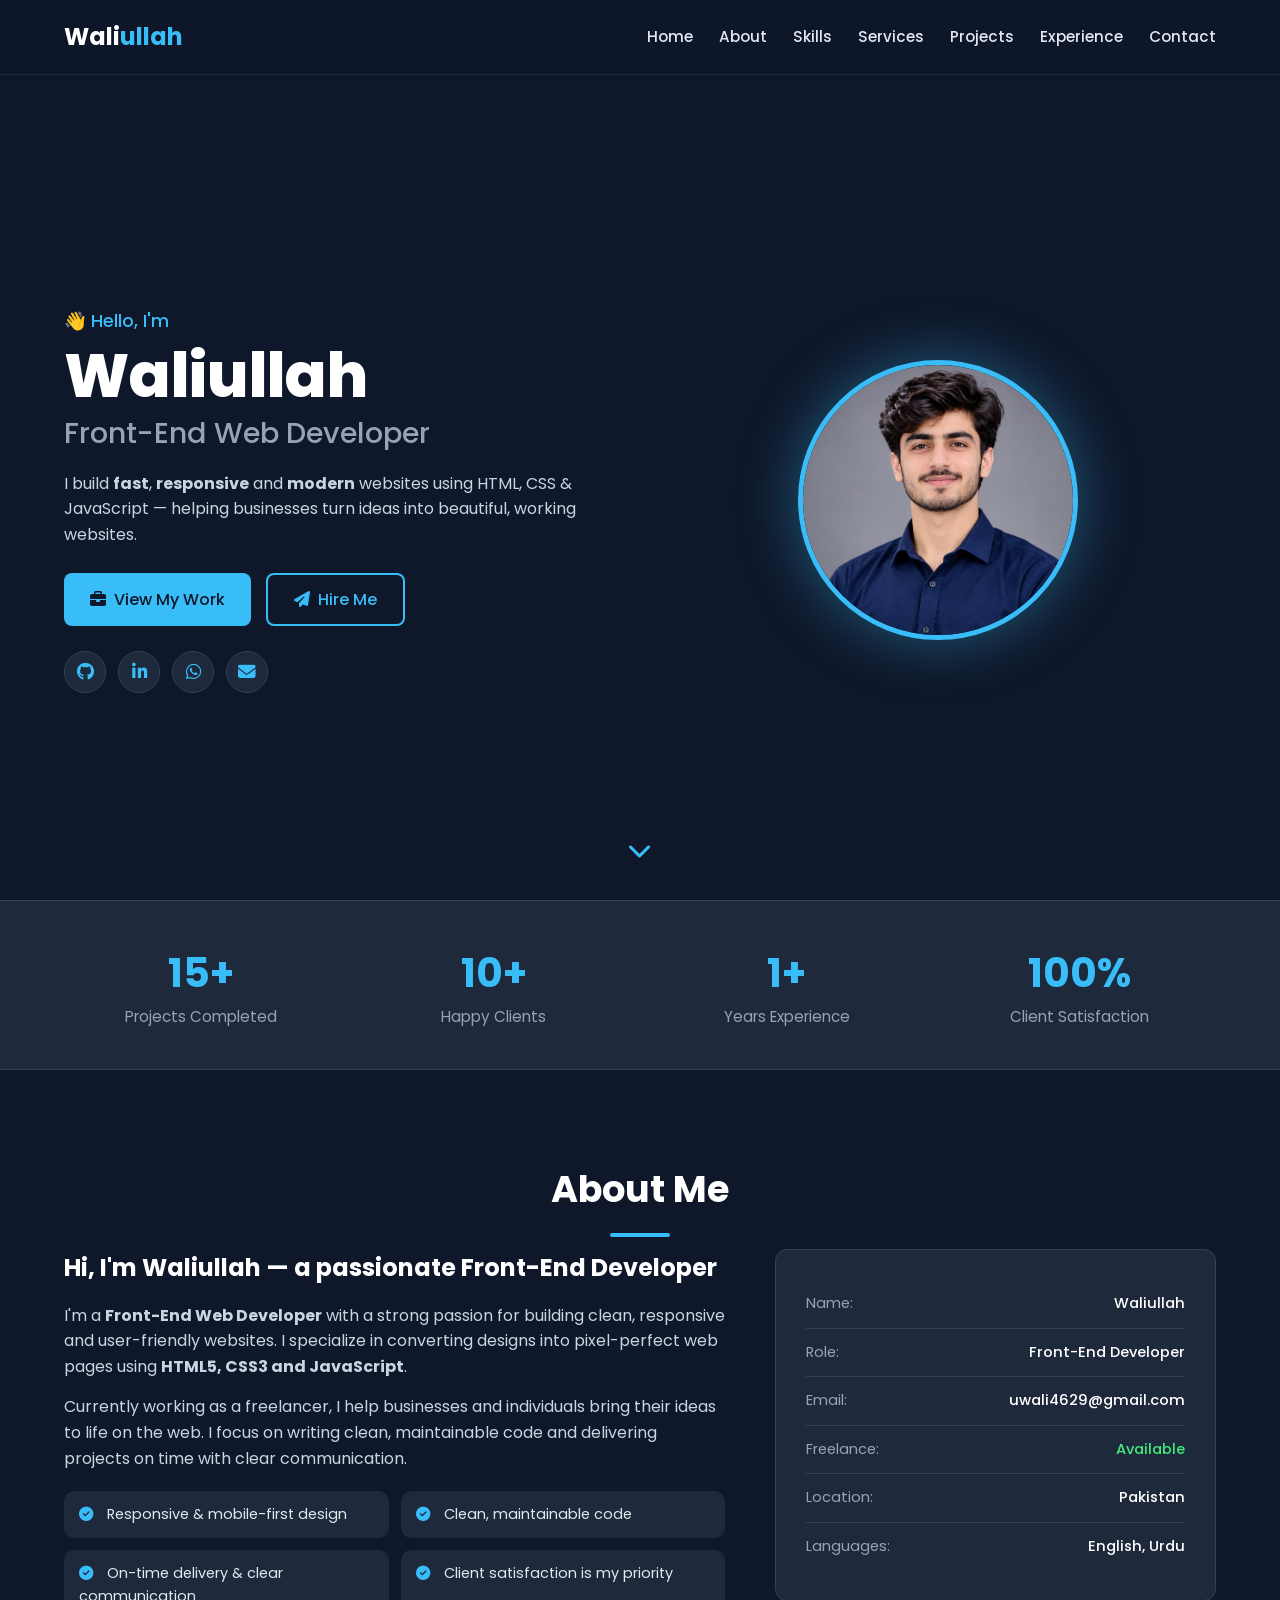
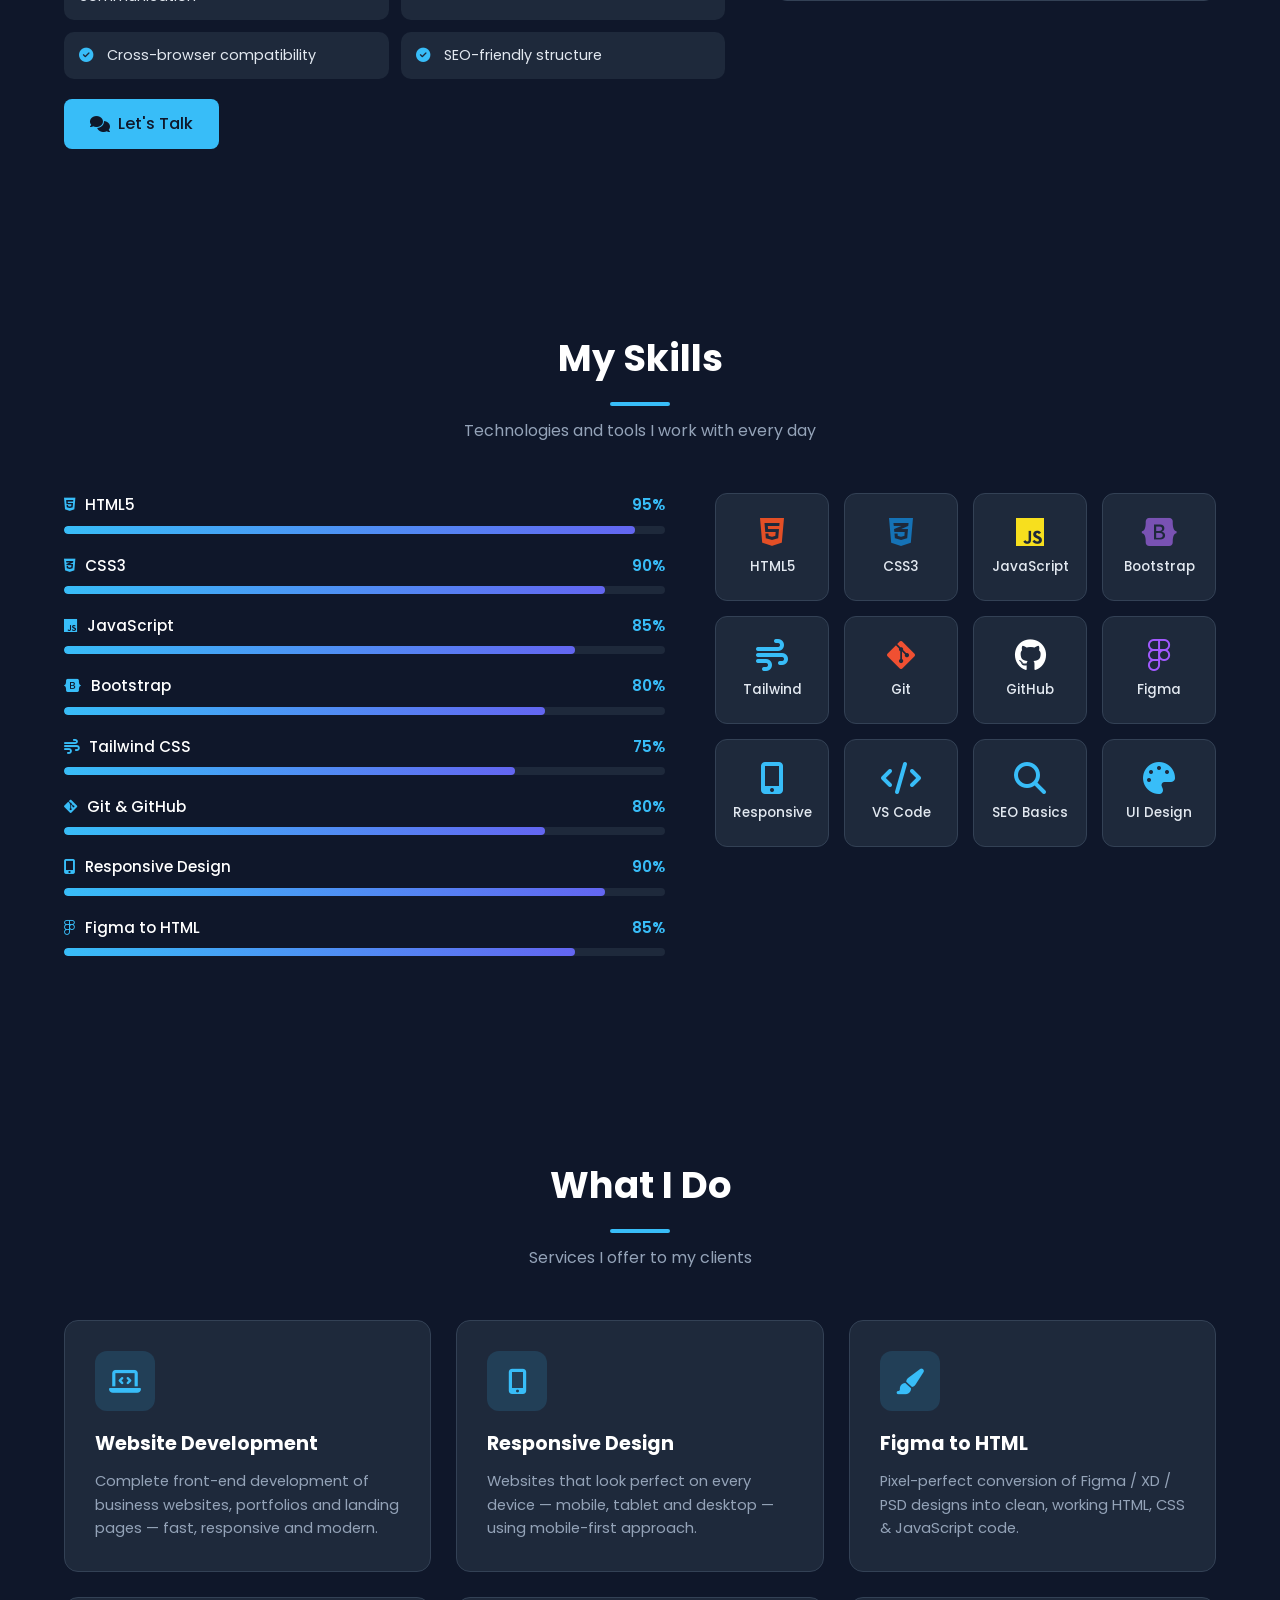
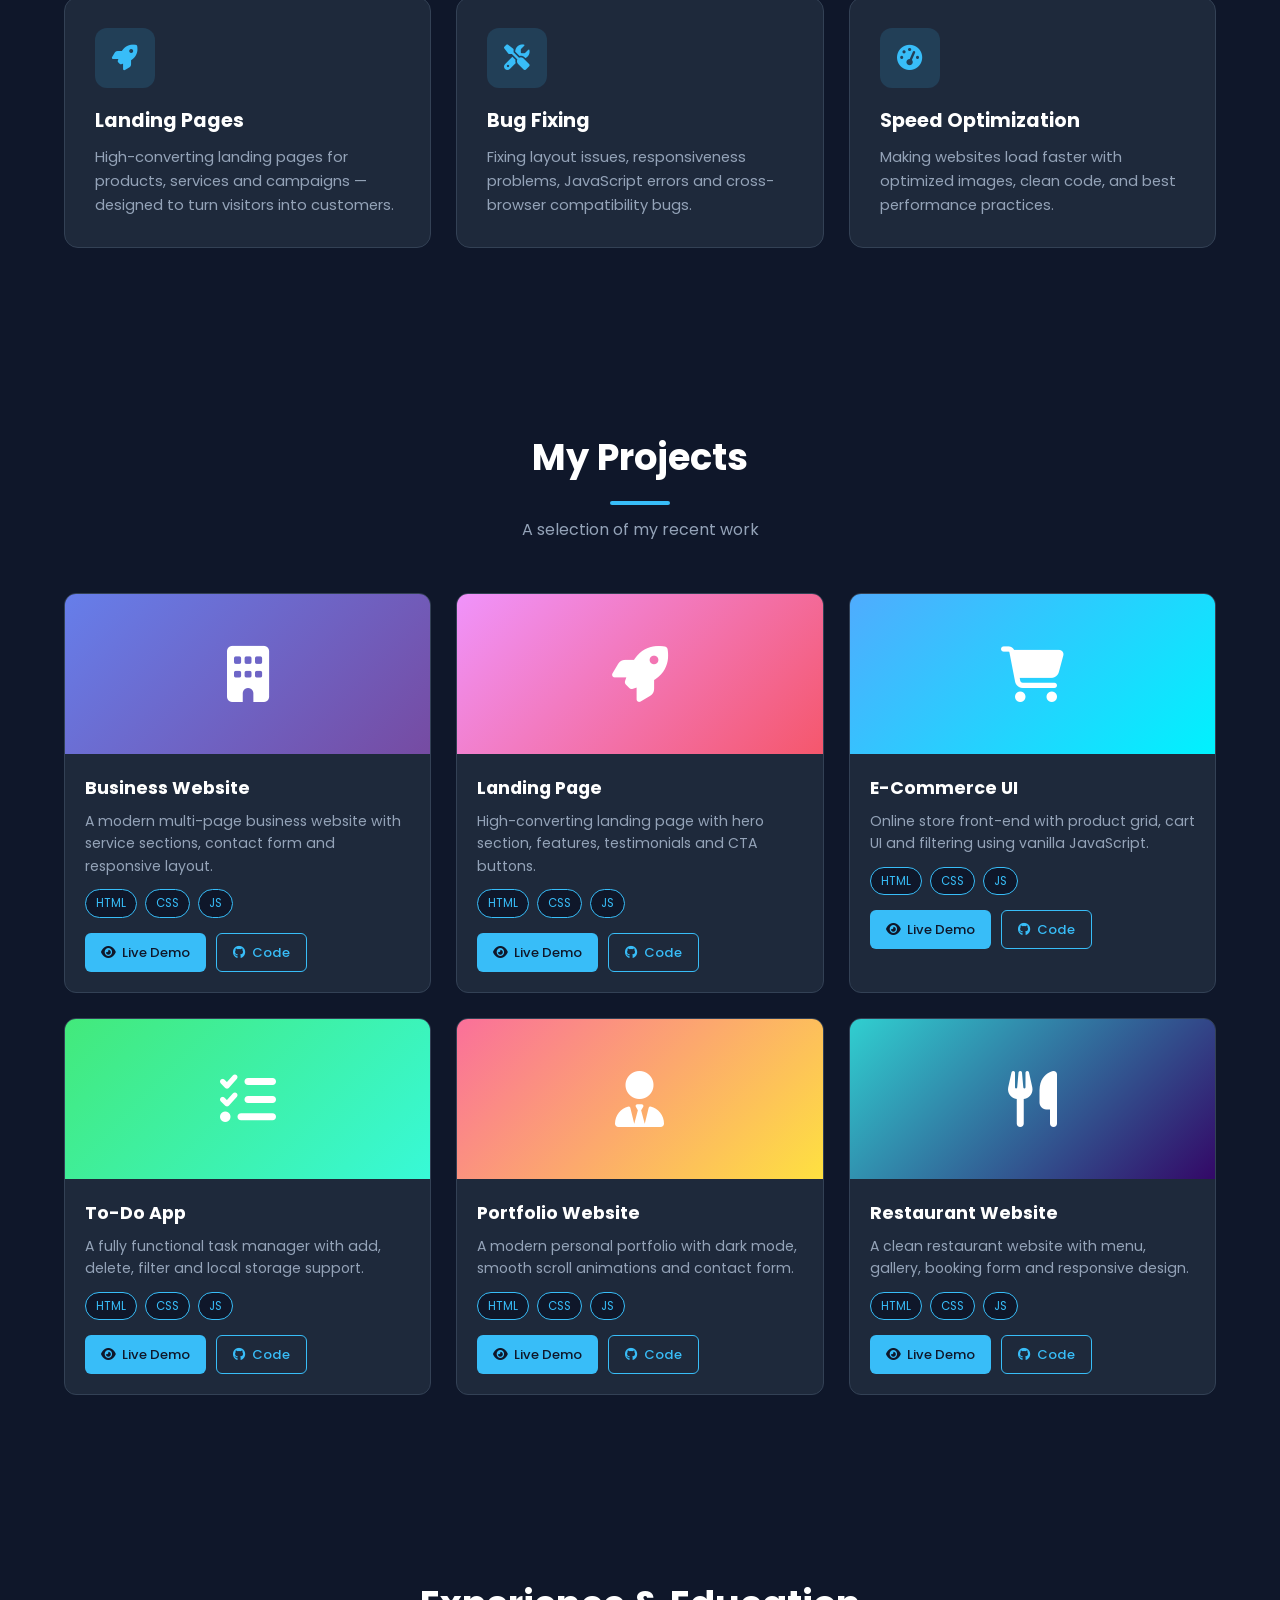
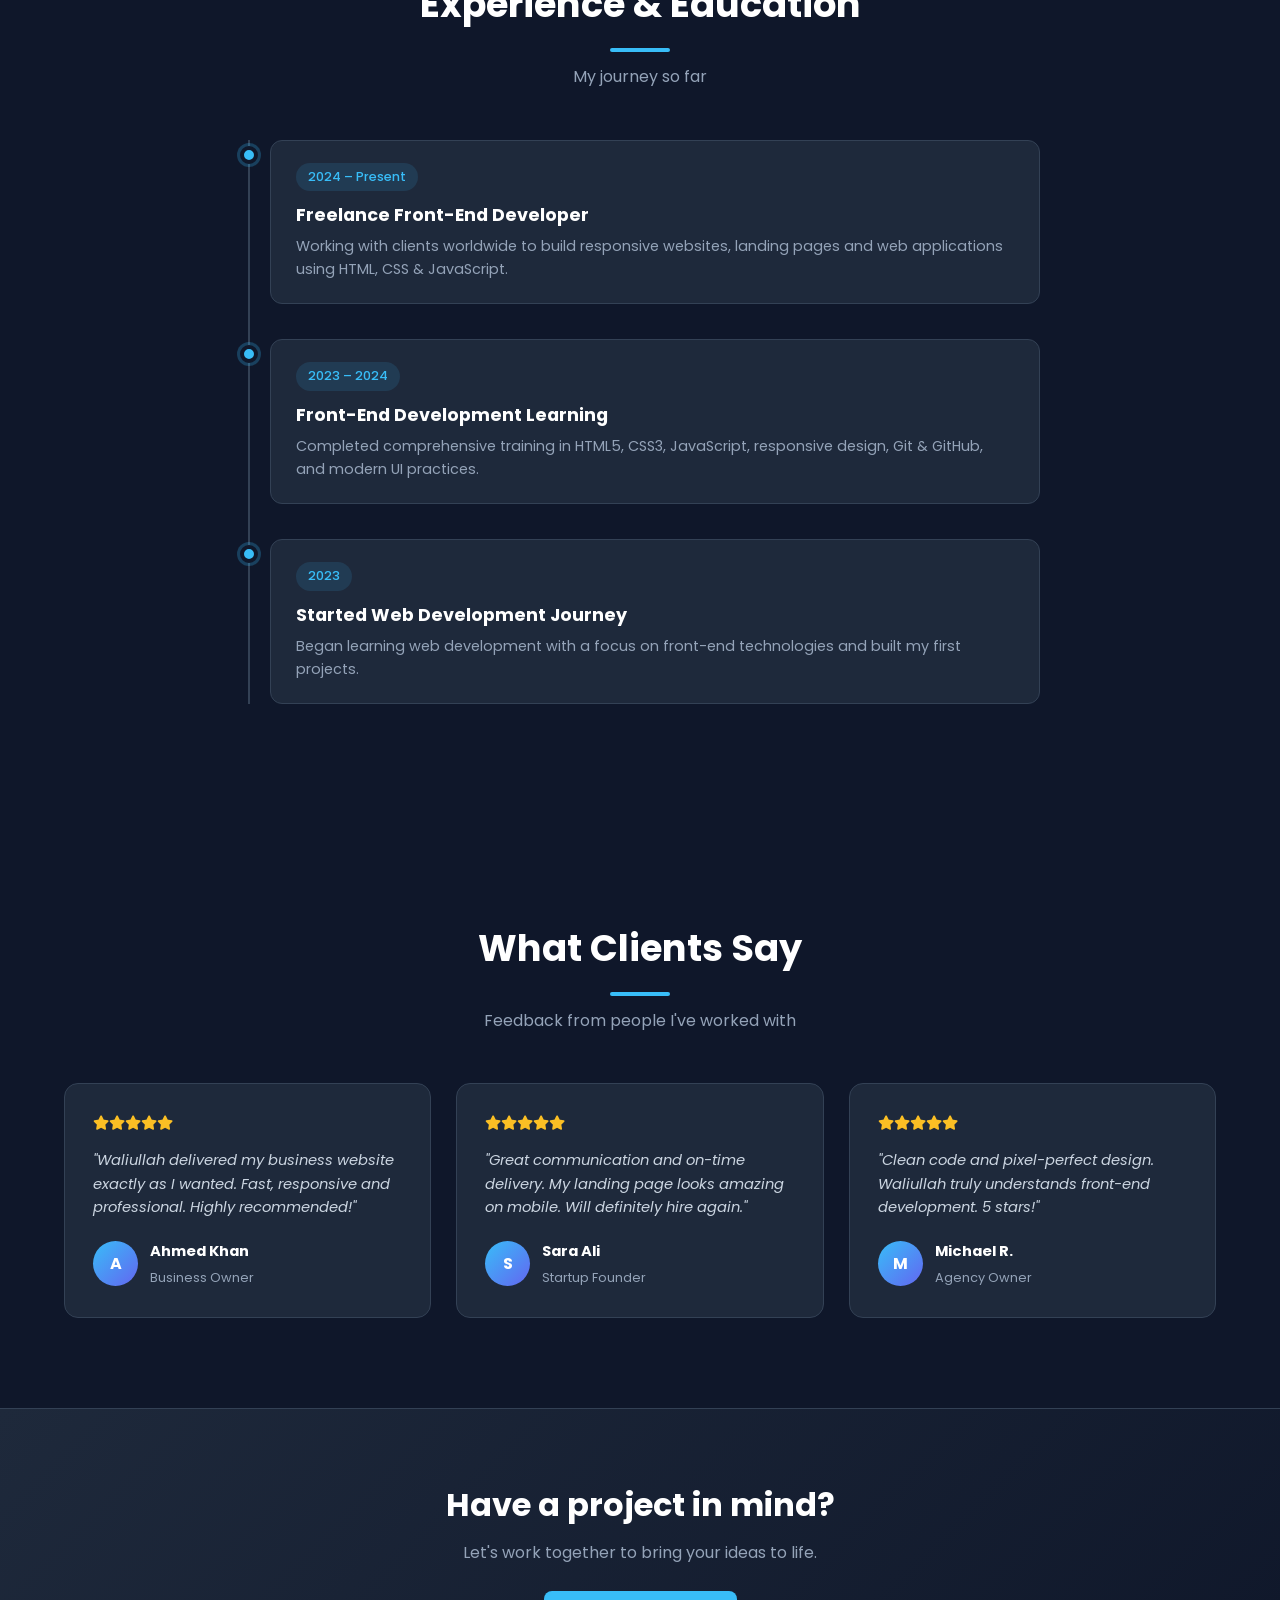
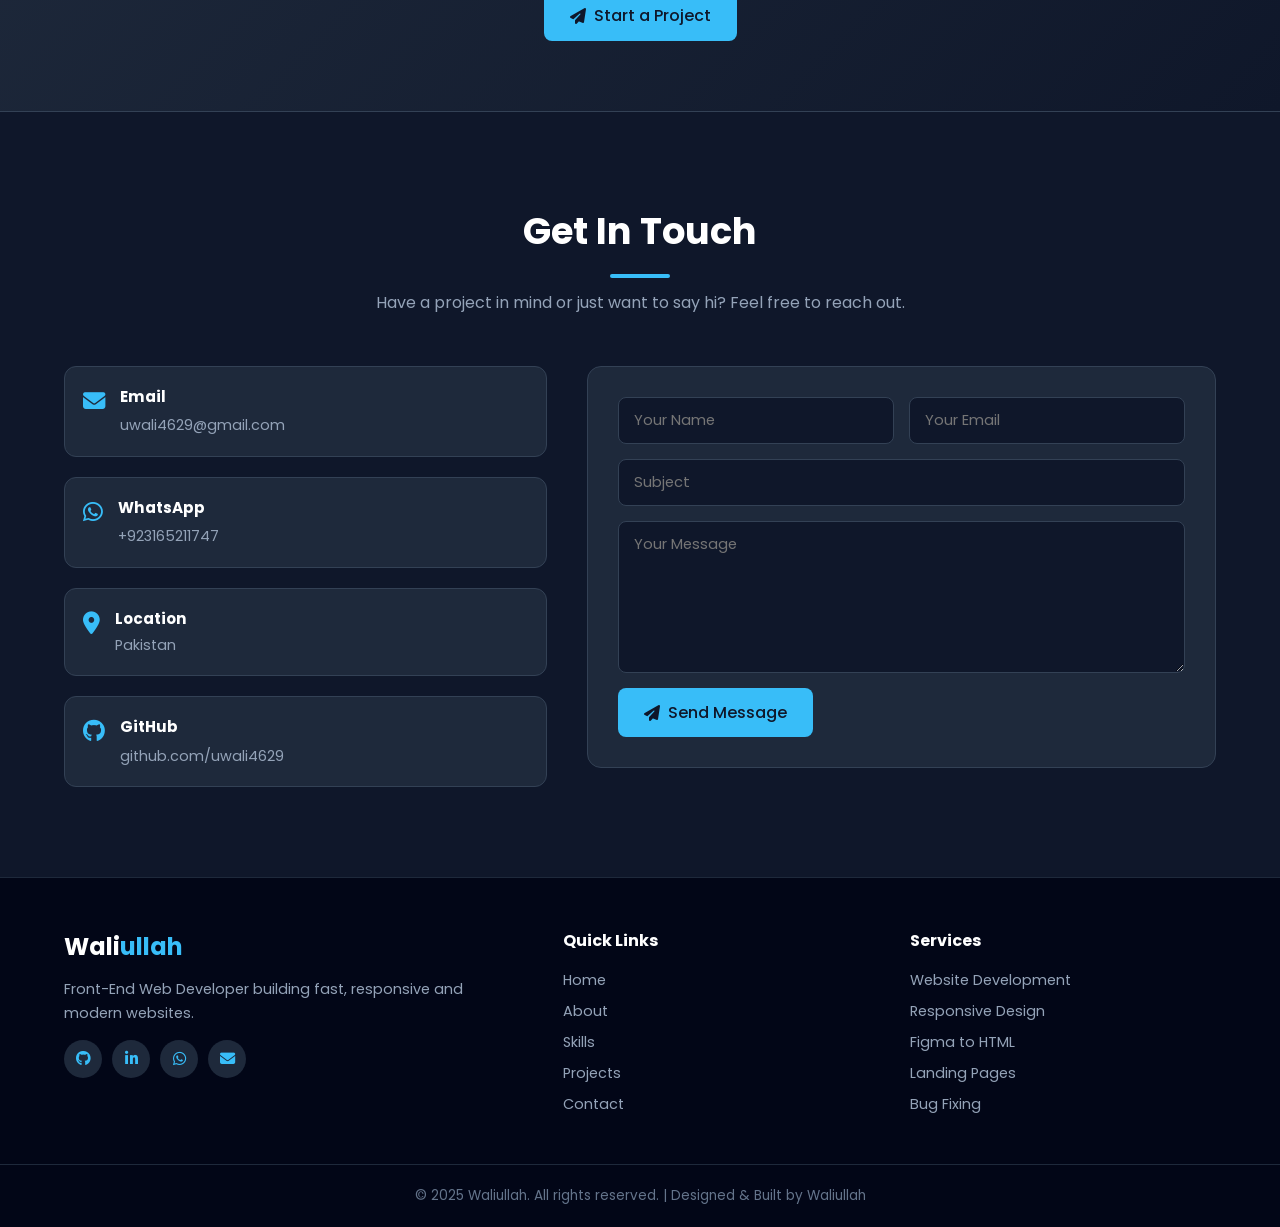
<file: index.html>
<!doctype html>
<html lang="en">
  <head>
    <meta charset="UTF-8" />
    <meta name="viewport" content="width=device-width, initial-scale=1.0" />
    <title>Waliullah | Front-End Web Developer</title>
    <meta
      name="description"
      content="Waliullah - Front-End Web Developer specializing in HTML, CSS, JavaScript, responsive websites and modern UI development."
    />
    <link rel="preconnect" href="https://fonts.googleapis.com" />
    <link
      href="https://fonts.googleapis.com/css2?family=Poppins:wght@300;400;500;600;700;800&display=swap"
      rel="stylesheet"
    />
    <link
      rel="stylesheet"
      href="https://cdnjs.cloudflare.com/ajax/libs/font-awesome/6.5.1/css/all.min.css"
    />
    <link rel="stylesheet" href="fortfolio-style.css" />
  </head>
  <body>
    <!-- ===== NAVBAR ===== -->
    <header class="navbar">
      <div class="container nav-inner">
        <a href="#home" class="logo">Wali<span>ullah</span></a>
        <nav>
          <ul class="nav-links" id="navLinks">
            <li><a href="#home">Home</a></li>
            <li><a href="#about">About</a></li>
            <li><a href="#skills">Skills</a></li>
            <li><a href="#services">Services</a></li>
            <li><a href="#projects">Projects</a></li>
            <li><a href="#experience">Experience</a></li>
            <li><a href="#contact">Contact</a></li>
          </ul>
          <div class="hamburger" id="hamburger">
            <i class="fas fa-bars"></i>
          </div>
        </nav>
      </div>
    </header>

    <!-- ===== HERO ===== -->
    <section class="hero" id="home">
      <div class="container hero-inner">
        <div class="hero-text">
          <p class="greet"><span class="wave">👋</span> Hello, I'm</p>
          <h1>Waliullah</h1>
          <h2>Front-End Web Developer</h2>
          <p class="tagline">
            I build <strong>fast</strong>, <strong>responsive</strong> and
            <strong>modern</strong> websites using HTML, CSS & JavaScript —
            helping businesses turn ideas into beautiful, working websites.
          </p>
          <div class="hero-btns">
            <a href="#projects" class="btn btn-primary"
              ><i class="fas fa-briefcase"></i> View My Work</a
            >
            <a href="#contact" class="btn btn-outline"
              ><i class="fas fa-paper-plane"></i> Hire Me</a
            >
          </div>
          <div class="hero-social">
            <a
              href="https://github.com/uwali4629"
              target="_blank"
              title="GitHub"
              ><i class="fab fa-github"></i
            ></a>
            <a href="https://linkedin.com" target="_blank" title="LinkedIn"
              ><i class="fab fa-linkedin-in"></i
            ></a>
            <a
              href="https://wa.me/923165211747"
              target="_blank"
              title="WhatsApp"
              ><i class="fab fa-whatsapp"></i
            ></a>
            <a href="mailto:uwali4629@gmail.com" title="Email"
              ><i class="fas fa-envelope"></i
            ></a>
          </div>
        </div>
        <div class="hero-img">
          <img src="profile.jpg" alt="Waliullah" class="avatar-img" />
        </div>
      </div>
      <a href="#about" class="scroll-down"
        ><i class="fas fa-chevron-down"></i
      ></a>
    </section>

    <!-- ===== STATS ===== -->
    <section class="stats">
      <div class="container stats-grid">
        <div class="stat">
          <h3>15+</h3>
          <p>Projects Completed</p>
        </div>
        <div class="stat">
          <h3>10+</h3>
          <p>Happy Clients</p>
        </div>
        <div class="stat">
          <h3>1+</h3>
          <p>Years Experience</p>
        </div>
        <div class="stat">
          <h3>100%</h3>
          <p>Client Satisfaction</p>
        </div>
      </div>
    </section>

    <!-- ===== ABOUT ===== -->
    <section class="about section" id="about">
      <div class="container">
        <h2 class="section-title">About Me</h2>
        <div class="about-inner">
          <div class="about-text">
            <h3>Hi, I'm Waliullah — a passionate Front-End Developer</h3>
            <p>
              I'm a <strong>Front-End Web Developer</strong> with a strong
              passion for building clean, responsive and user-friendly websites.
              I specialize in converting designs into pixel-perfect web pages
              using <strong>HTML5, CSS3 and JavaScript</strong>.
            </p>
            <p>
              Currently working as a freelancer, I help businesses and
              individuals bring their ideas to life on the web. I focus on
              writing clean, maintainable code and delivering projects on time
              with clear communication.
            </p>
            <ul class="about-points">
              <li>
                <i class="fas fa-check-circle"></i> Responsive & mobile-first
                design
              </li>
              <li>
                <i class="fas fa-check-circle"></i> Clean, maintainable code
              </li>
              <li>
                <i class="fas fa-check-circle"></i> On-time delivery & clear
                communication
              </li>
              <li>
                <i class="fas fa-check-circle"></i> Client satisfaction is my
                priority
              </li>
              <li>
                <i class="fas fa-check-circle"></i> Cross-browser compatibility
              </li>
              <li>
                <i class="fas fa-check-circle"></i> SEO-friendly structure
              </li>
            </ul>
            <a href="#contact" class="btn btn-primary"
              ><i class="fas fa-comments"></i> Let's Talk</a
            >
          </div>
          <div class="about-info">
            <div class="info-item">
              <span>Name:</span><strong>Waliullah</strong>
            </div>
            <div class="info-item">
              <span>Role:</span><strong>Front-End Developer</strong>
            </div>
            <div class="info-item">
              <span>Email:</span><strong>uwali4629@gmail.com</strong>
            </div>
            <div class="info-item">
              <span>Freelance:</span
              ><strong class="available">Available</strong>
            </div>
            <div class="info-item">
              <span>Location:</span><strong>Pakistan</strong>
            </div>
            <div class="info-item">
              <span>Languages:</span><strong>English, Urdu</strong>
            </div>
          </div>
        </div>
      </div>
    </section>

    <!-- ===== SKILLS ===== -->
    <section class="skills section" id="skills">
      <div class="container">
        <h2 class="section-title">My Skills</h2>
        <p class="section-sub">Technologies and tools I work with every day</p>
        <div class="skills-two-col">
          <div class="skills-bars">
            <div class="skill-bar">
              <div class="skill-bar-head">
                <span><i class="fab fa-html5"></i> HTML5</span><span>95%</span>
              </div>
              <div class="bar">
                <div class="bar-fill" data-width="95%"></div>
              </div>
            </div>
            <div class="skill-bar">
              <div class="skill-bar-head">
                <span><i class="fab fa-css3-alt"></i> CSS3</span
                ><span>90%</span>
              </div>
              <div class="bar">
                <div class="bar-fill" data-width="90%"></div>
              </div>
            </div>
            <div class="skill-bar">
              <div class="skill-bar-head">
                <span><i class="fab fa-js"></i> JavaScript</span
                ><span>85%</span>
              </div>
              <div class="bar">
                <div class="bar-fill" data-width="85%"></div>
              </div>
            </div>
            <div class="skill-bar">
              <div class="skill-bar-head">
                <span><i class="fab fa-bootstrap"></i> Bootstrap</span
                ><span>80%</span>
              </div>
              <div class="bar">
                <div class="bar-fill" data-width="80%"></div>
              </div>
            </div>
            <div class="skill-bar">
              <div class="skill-bar-head">
                <span><i class="fas fa-wind"></i> Tailwind CSS</span
                ><span>75%</span>
              </div>
              <div class="bar">
                <div class="bar-fill" data-width="75%"></div>
              </div>
            </div>
            <div class="skill-bar">
              <div class="skill-bar-head">
                <span><i class="fab fa-git-alt"></i> Git & GitHub</span
                ><span>80%</span>
              </div>
              <div class="bar">
                <div class="bar-fill" data-width="80%"></div>
              </div>
            </div>
            <div class="skill-bar">
              <div class="skill-bar-head">
                <span><i class="fas fa-mobile-alt"></i> Responsive Design</span
                ><span>90%</span>
              </div>
              <div class="bar">
                <div class="bar-fill" data-width="90%"></div>
              </div>
            </div>
            <div class="skill-bar">
              <div class="skill-bar-head">
                <span><i class="fab fa-figma"></i> Figma to HTML</span
                ><span>85%</span>
              </div>
              <div class="bar">
                <div class="bar-fill" data-width="85%"></div>
              </div>
            </div>
          </div>
          <div class="skills-cards">
            <div class="skill-card">
              <i class="fab fa-html5" style="color: #e34f26"></i
              ><span>HTML5</span>
            </div>
            <div class="skill-card">
              <i class="fab fa-css3-alt" style="color: #1572b6"></i
              ><span>CSS3</span>
            </div>
            <div class="skill-card">
              <i class="fab fa-js" style="color: #f7df1e"></i
              ><span>JavaScript</span>
            </div>
            <div class="skill-card">
              <i class="fab fa-bootstrap" style="color: #7952b3"></i
              ><span>Bootstrap</span>
            </div>
            <div class="skill-card">
              <i class="fas fa-wind" style="color: #38bdf8"></i
              ><span>Tailwind</span>
            </div>
            <div class="skill-card">
              <i class="fab fa-git-alt" style="color: #f05032"></i
              ><span>Git</span>
            </div>
            <div class="skill-card">
              <i class="fab fa-github" style="color: #fff"></i
              ><span>GitHub</span>
            </div>
            <div class="skill-card">
              <i class="fab fa-figma" style="color: #a259ff"></i
              ><span>Figma</span>
            </div>
            <div class="skill-card">
              <i class="fas fa-mobile-alt" style="color: #38bdf8"></i
              ><span>Responsive</span>
            </div>
            <div class="skill-card">
              <i class="fas fa-code" style="color: #38bdf8"></i
              ><span>VS Code</span>
            </div>
            <div class="skill-card">
              <i class="fas fa-search" style="color: #38bdf8"></i
              ><span>SEO Basics</span>
            </div>
            <div class="skill-card">
              <i class="fas fa-palette" style="color: #38bdf8"></i
              ><span>UI Design</span>
            </div>
          </div>
        </div>
      </div>
    </section>

    <!-- ===== SERVICES ===== -->
    <section class="services section" id="services">
      <div class="container">
        <h2 class="section-title">What I Do</h2>
        <p class="section-sub">Services I offer to my clients</p>
        <div class="services-grid">
          <div class="service-card">
            <div class="service-icon"><i class="fas fa-laptop-code"></i></div>
            <h3>Website Development</h3>
            <p>
              Complete front-end development of business websites, portfolios
              and landing pages — fast, responsive and modern.
            </p>
          </div>
          <div class="service-card">
            <div class="service-icon">
              <i class="fas fa-mobile-screen-button"></i>
            </div>
            <h3>Responsive Design</h3>
            <p>
              Websites that look perfect on every device — mobile, tablet and
              desktop — using mobile-first approach.
            </p>
          </div>
          <div class="service-card">
            <div class="service-icon"><i class="fas fa-paint-brush"></i></div>
            <h3>Figma to HTML</h3>
            <p>
              Pixel-perfect conversion of Figma / XD / PSD designs into clean,
              working HTML, CSS & JavaScript code.
            </p>
          </div>
          <div class="service-card">
            <div class="service-icon"><i class="fas fa-rocket"></i></div>
            <h3>Landing Pages</h3>
            <p>
              High-converting landing pages for products, services and campaigns
              — designed to turn visitors into customers.
            </p>
          </div>
          <div class="service-card">
            <div class="service-icon">
              <i class="fas fa-screwdriver-wrench"></i>
            </div>
            <h3>Bug Fixing</h3>
            <p>
              Fixing layout issues, responsiveness problems, JavaScript errors
              and cross-browser compatibility bugs.
            </p>
          </div>
          <div class="service-card">
            <div class="service-icon"><i class="fas fa-gauge-high"></i></div>
            <h3>Speed Optimization</h3>
            <p>
              Making websites load faster with optimized images, clean code, and
              best performance practices.
            </p>
          </div>
        </div>
      </div>
    </section>

    <!-- ===== PROJECTS ===== -->
    <section class="projects section" id="projects">
      <div class="container">
        <h2 class="section-title">My Projects</h2>
        <p class="section-sub">A selection of my recent work</p>
        <div class="projects-grid">
          <div class="project-card">
            <div
              class="project-img"
              style="background: linear-gradient(135deg, #667eea, #764ba2)"
            >
              <i class="fas fa-building"></i>
            </div>
            <div class="project-info">
              <h3>Business Website</h3>
              <p>
                A modern multi-page business website with service sections,
                contact form and responsive layout.
              </p>
              <div class="tags">
                <span>HTML</span><span>CSS</span><span>JS</span>
              </div>
              <div class="project-links">
                <a href="business-web.html" target="_blank" class="proj-btn"
                  ><i class="fas fa-eye"></i> Live Demo</a
                >
                <a
                  href="https://github.com/wali-webdev/business-webiste.git"
                  target="_blank"
                  class="proj-btn proj-btn-outline"
                  ><i class="fab fa-github"></i> Code</a
                >
              </div>
            </div>
          </div>

          <div class="project-card">
            <div
              class="project-img"
              style="background: linear-gradient(135deg, #f093fb, #f5576c)"
            >
              <i class="fas fa-rocket"></i>
            </div>
            <div class="project-info">
              <h3>Landing Page</h3>
              <p>
                High-converting landing page with hero section, features,
                testimonials and CTA buttons.
              </p>
              <div class="tags">
                <span>HTML</span><span>CSS</span><span>JS</span>
              </div>
              <div class="project-links">
                <a href="landing-page.html" target="_blank" class="proj-btn"
                  ><i class="fas fa-eye"></i> Live Demo</a
                >
                <a
                  href="https://github.com/wali-webdev/landing-page.git"
                  target="_blank"
                  class="proj-btn proj-btn-outline"
                  ><i class="fab fa-github"></i> Code</a
                >
              </div>
            </div>
          </div>

          <div class="project-card">
            <div
              class="project-img"
              style="background: linear-gradient(135deg, #4facfe, #00f2fe)"
            >
              <i class="fas fa-shopping-cart"></i>
            </div>
            <div class="project-info">
              <h3>E-Commerce UI</h3>
              <p>
                Online store front-end with product grid, cart UI and filtering
                using vanilla JavaScript.
              </p>
              <div class="tags">
                <span>HTML</span><span>CSS</span><span>JS</span>
              </div>
              <div class="project-links">
                <a href="e-commerce-ui.html" target="_blank" class="proj-btn"
                  ><i class="fas fa-eye"></i> Live Demo</a
                >
                <a
                  href="https://github.com/wali-webdev/ShopEase.git"
                  target="_blank"
                  class="proj-btn proj-btn-outline"
                  ><i class="fab fa-github"></i> Code</a
                >
              </div>
            </div>
          </div>

          <div class="project-card">
            <div
              class="project-img"
              style="background: linear-gradient(135deg, #43e97b, #38f9d7)"
            >
              <i class="fas fa-list-check"></i>
            </div>
            <div class="project-info">
              <h3>To-Do App</h3>
              <p>
                A fully functional task manager with add, delete, filter and
                local storage support.
              </p>
              <div class="tags">
                <span>HTML</span><span>CSS</span><span>JS</span>
              </div>
              <div class="project-links">
                <a href="to-do-app.html" target="_blank" class="proj-btn"
                  ><i class="fas fa-eye"></i> Live Demo</a
                >
                <a
                  href="https://github.com/wali-webdev/todo-app.git"
                  target="_blank"
                  class="proj-btn proj-btn-outline"
                  ><i class="fab fa-github"></i> Code</a
                >
              </div>
            </div>
          </div>

          <div class="project-card">
            <div
              class="project-img"
              style="background: linear-gradient(135deg, #fa709a, #fee140)"
            >
              <i class="fas fa-user-tie"></i>
            </div>
            <div class="project-info">
              <h3>Portfolio Website</h3>
              <p>
                A modern personal portfolio with dark mode, smooth scroll
                animations and contact form.
              </p>
              <div class="tags">
                <span>HTML</span><span>CSS</span><span>JS</span>
              </div>
              <div class="project-links">
                <a href="#" class="proj-btn"
                  ><i class="fas fa-eye"></i> Live Demo</a
                >
                <a
                  href="https://github.com/wali-webdev/personal-portfolio"
                  target="_blank"
                  class="proj-btn proj-btn-outline"
                  ><i class="fab fa-github"></i> Code</a
                >
              </div>
            </div>
          </div>

          <div class="project-card">
            <div
              class="project-img"
              style="background: linear-gradient(135deg, #30cfd0, #330867)"
            >
              <i class="fas fa-utensils"></i>
            </div>
            <div class="project-info">
              <h3>Restaurant Website</h3>
              <p>
                A clean restaurant website with menu, gallery, booking form and
                responsive design.
              </p>
              <div class="tags">
                <span>HTML</span><span>CSS</span><span>JS</span>
              </div>
              <div class="project-links">
                <a
                  href="restaurant-website.html"
                  target="_blank"
                  class="proj-btn"
                  ><i class="fas fa-eye"></i> Live Demo</a
                >
                <a
                  href="https://github.com/wali-webdev/restaurent-website.git"
                  target="_blank"
                  class="proj-btn proj-btn-outline"
                  ><i class="fab fa-github"></i> Code</a
                >
              </div>
            </div>
          </div>
        </div>
      </div>
    </section>

    <!-- ===== EXPERIENCE ===== -->
    <section class="experience section" id="experience">
      <div class="container">
        <h2 class="section-title">Experience & Education</h2>
        <p class="section-sub">My journey so far</p>
        <div class="timeline">
          <div class="timeline-item">
            <div class="timeline-dot"></div>
            <div class="timeline-content">
              <span class="timeline-date">2024 – Present</span>
              <h3>Freelance Front-End Developer</h3>
              <p>
                Working with clients worldwide to build responsive websites,
                landing pages and web applications using HTML, CSS & JavaScript.
              </p>
            </div>
          </div>
          <div class="timeline-item">
            <div class="timeline-dot"></div>
            <div class="timeline-content">
              <span class="timeline-date">2023 – 2024</span>
              <h3>Front-End Development Learning</h3>
              <p>
                Completed comprehensive training in HTML5, CSS3, JavaScript,
                responsive design, Git & GitHub, and modern UI practices.
              </p>
            </div>
          </div>
          <div class="timeline-item">
            <div class="timeline-dot"></div>
            <div class="timeline-content">
              <span class="timeline-date">2023</span>
              <h3>Started Web Development Journey</h3>
              <p>
                Began learning web development with a focus on front-end
                technologies and built my first projects.
              </p>
            </div>
          </div>
        </div>
      </div>
    </section>

    <!-- ===== TESTIMONIALS ===== -->
    <section class="testimonials section" id="testimonials">
      <div class="container">
        <h2 class="section-title">What Clients Say</h2>
        <p class="section-sub">Feedback from people I've worked with</p>
        <div class="testimonials-grid">
          <div class="testimonial-card">
            <div class="stars">
              <i class="fas fa-star"></i><i class="fas fa-star"></i
              ><i class="fas fa-star"></i><i class="fas fa-star"></i
              ><i class="fas fa-star"></i>
            </div>
            <p>
              "Waliullah delivered my business website exactly as I wanted.
              Fast, responsive and professional. Highly recommended!"
            </p>
            <div class="testimonial-author">
              <div class="author-avatar">A</div>
              <div>
                <strong>Ahmed Khan</strong><br /><span>Business Owner</span>
              </div>
            </div>
          </div>
          <div class="testimonial-card">
            <div class="stars">
              <i class="fas fa-star"></i><i class="fas fa-star"></i
              ><i class="fas fa-star"></i><i class="fas fa-star"></i
              ><i class="fas fa-star"></i>
            </div>
            <p>
              "Great communication and on-time delivery. My landing page looks
              amazing on mobile. Will definitely hire again."
            </p>
            <div class="testimonial-author">
              <div class="author-avatar">S</div>
              <div>
                <strong>Sara Ali</strong><br /><span>Startup Founder</span>
              </div>
            </div>
          </div>
          <div class="testimonial-card">
            <div class="stars">
              <i class="fas fa-star"></i><i class="fas fa-star"></i
              ><i class="fas fa-star"></i><i class="fas fa-star"></i
              ><i class="fas fa-star"></i>
            </div>
            <p>
              "Clean code and pixel-perfect design. Waliullah truly understands
              front-end development. 5 stars!"
            </p>
            <div class="testimonial-author">
              <div class="author-avatar">M</div>
              <div>
                <strong>Michael R.</strong><br /><span>Agency Owner</span>
              </div>
            </div>
          </div>
        </div>
      </div>
    </section>

    <!-- ===== CTA ===== -->
    <section class="cta">
      <div class="container">
        <h2>Have a project in mind?</h2>
        <p>Let's work together to bring your ideas to life.</p>
        <a href="#contact" class="btn btn-primary"
          ><i class="fas fa-paper-plane"></i> Start a Project</a
        >
      </div>
    </section>

    <!-- ===== CONTACT ===== -->
    <section class="contact section" id="contact">
      <div class="container">
        <h2 class="section-title">Get In Touch</h2>
        <p class="section-sub">
          Have a project in mind or just want to say hi? Feel free to reach out.
        </p>
        <div class="contact-inner">
          <div class="contact-info">
            <div class="contact-item">
              <i class="fas fa-envelope"></i>
              <div>
                <h4>Email</h4>
                <a href="mailto:uwali4629@gmail.com">uwali4629@gmail.com</a>
              </div>
            </div>
            <div class="contact-item">
              <i class="fab fa-whatsapp"></i>
              <div>
                <h4>WhatsApp</h4>
                <a href="https://wa.me/923165211747">+923165211747</a>
              </div>
            </div>
            <div class="contact-item">
              <i class="fas fa-location-dot"></i>
              <div>
                <h4>Location</h4>
                <p>Pakistan</p>
              </div>
            </div>
            <div class="contact-item">
              <i class="fab fa-github"></i>
              <div>
                <h4>GitHub</h4>
                <a href="https://github.com/uwali4629" target="_blank"
                  >github.com/uwali4629</a
                >
              </div>
            </div>
          </div>
          <form
            class="contact-form"
            action="https://formspree.io/f/YOUR_FORMSPREE_ID"
            method="POST"
          >
            <div class="form-row">
              <input type="text" name="name" placeholder="Your Name" required />
              <input
                type="email"
                name="email"
                placeholder="Your Email"
                required
              />
            </div>
            <input type="text" name="subject" placeholder="Subject" required />
            <textarea
              name="message"
              rows="6"
              placeholder="Your Message"
              required
            ></textarea>
            <button type="submit" class="btn btn-primary">
              <i class="fas fa-paper-plane"></i> Send Message
            </button>
          </form>
        </div>
      </div>
    </section>

    <!-- ===== FOOTER ===== -->
    <footer>
      <div class="container footer-inner">
        <div class="footer-col">
          <a href="#home" class="logo">Wali<span>ullah</span></a>
          <p>
            Front-End Web Developer building fast, responsive and modern
            websites.
          </p>
          <div class="footer-social">
            <a href="https://github.com/uwali4629" target="_blank"
              ><i class="fab fa-github"></i
            ></a>
            <a href="https://linkedin.com" target="_blank"
              ><i class="fab fa-linkedin-in"></i
            ></a>
            <a href="https://wa.me/923000000000" target="_blank"
              ><i class="fab fa-whatsapp"></i
            ></a>
            <a href="mailto:uwali4629@gmail.com"
              ><i class="fas fa-envelope"></i
            ></a>
          </div>
        </div>
        <div class="footer-col">
          <h4>Quick Links</h4>
          <ul>
            <li><a href="#home">Home</a></li>
            <li><a href="#about">About</a></li>
            <li><a href="#skills">Skills</a></li>
            <li><a href="#projects">Projects</a></li>
            <li><a href="#contact">Contact</a></li>
          </ul>
        </div>
        <div class="footer-col">
          <h4>Services</h4>
          <ul>
            <li>Website Development</li>
            <li>Responsive Design</li>
            <li>Figma to HTML</li>
            <li>Landing Pages</li>
            <li>Bug Fixing</li>
          </ul>
        </div>
      </div>
      <div class="footer-bottom">
        <p>
          © 2025 Waliullah. All rights reserved. | Designed & Built by Waliullah
        </p>
      </div>
    </footer>

    <a href="#home" class="back-to-top" id="backToTop"
      ><i class="fas fa-arrow-up"></i
    ></a>

    <script src="my-fortfolio-script.js"></script>
  </body>
</html>
</file>
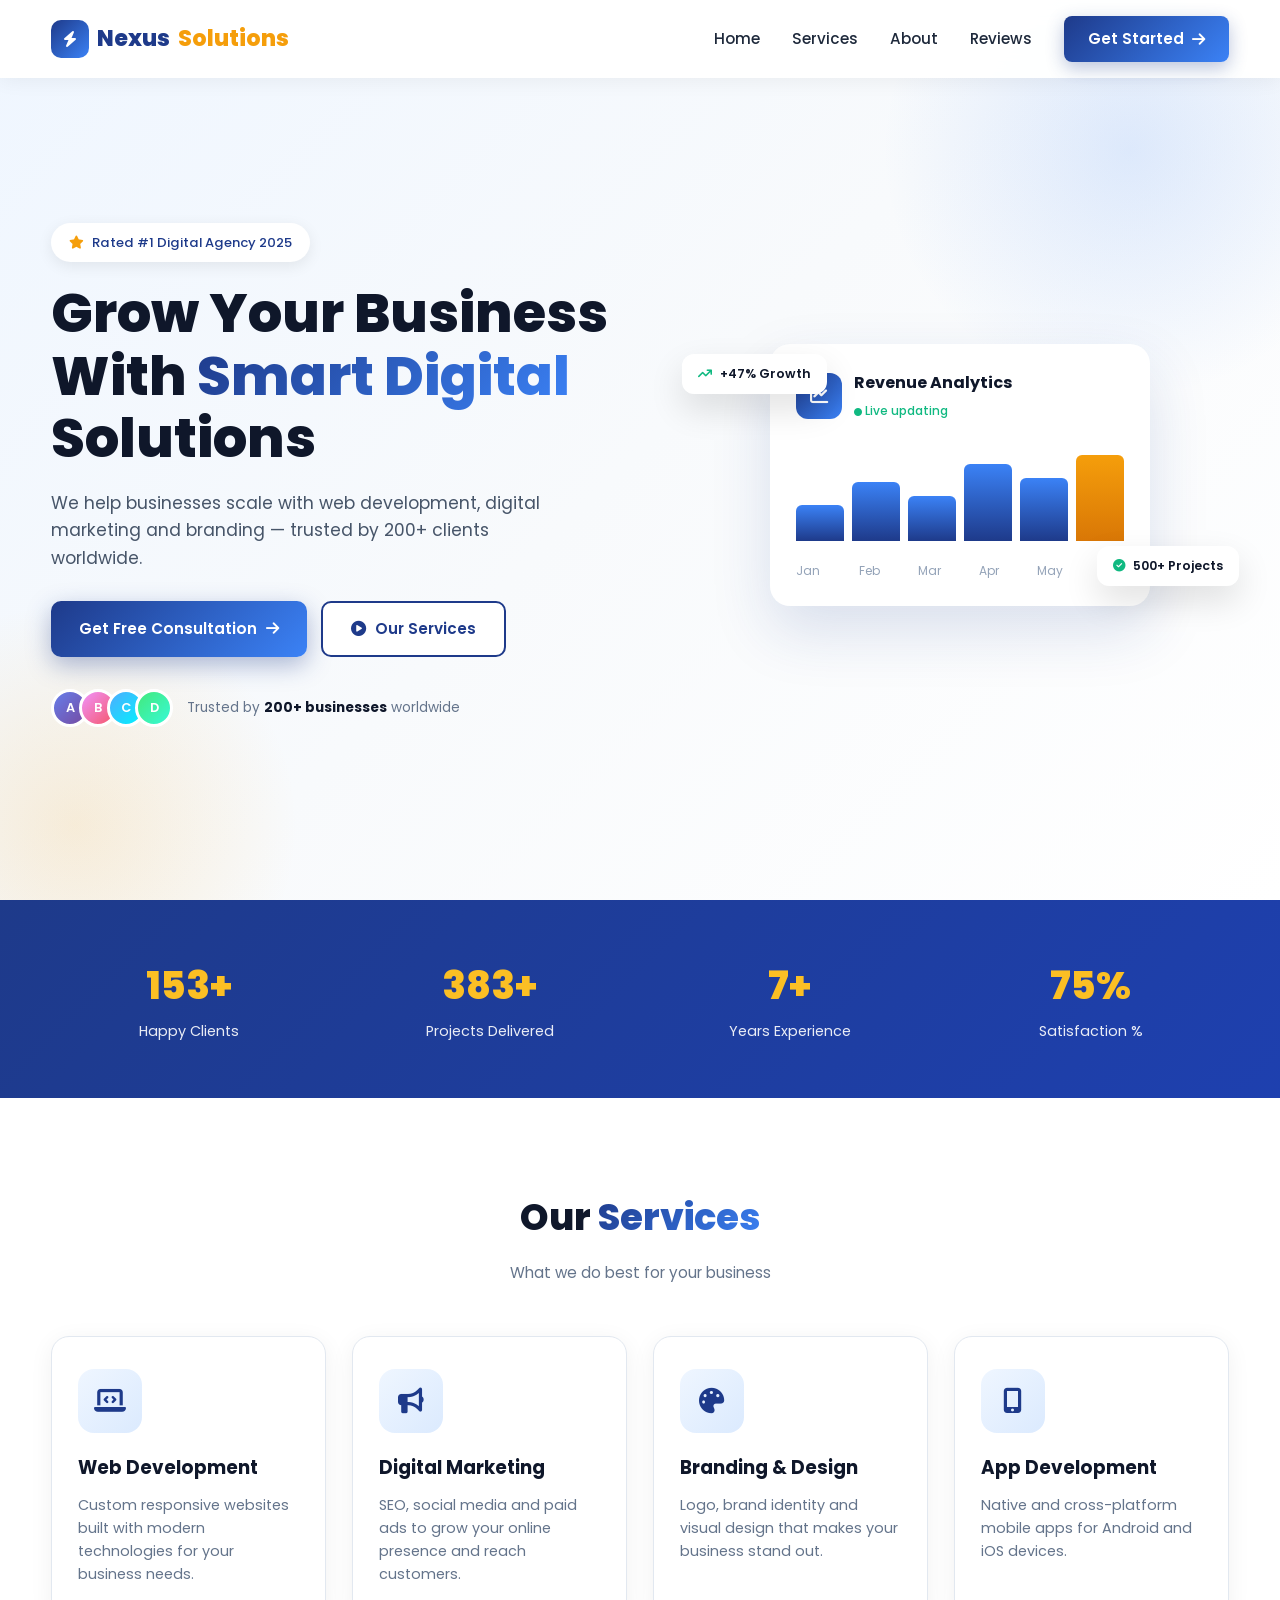
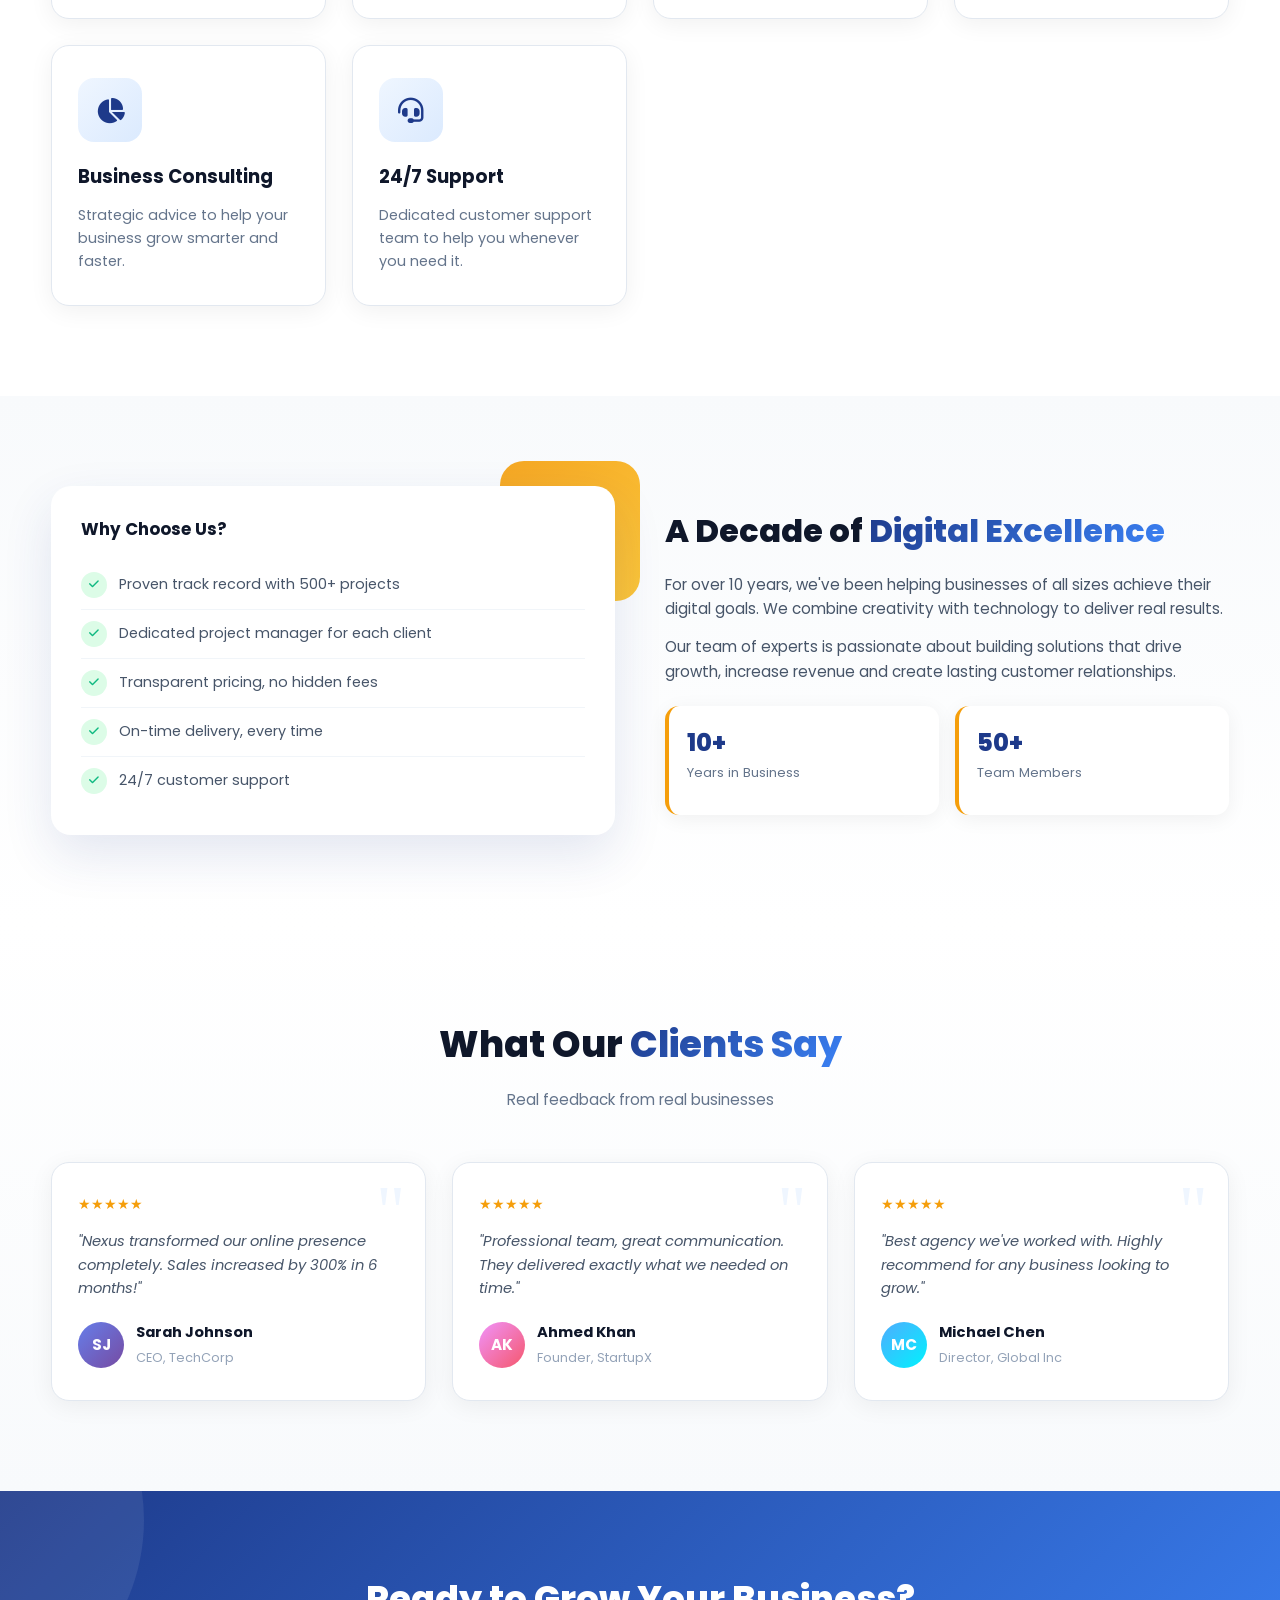
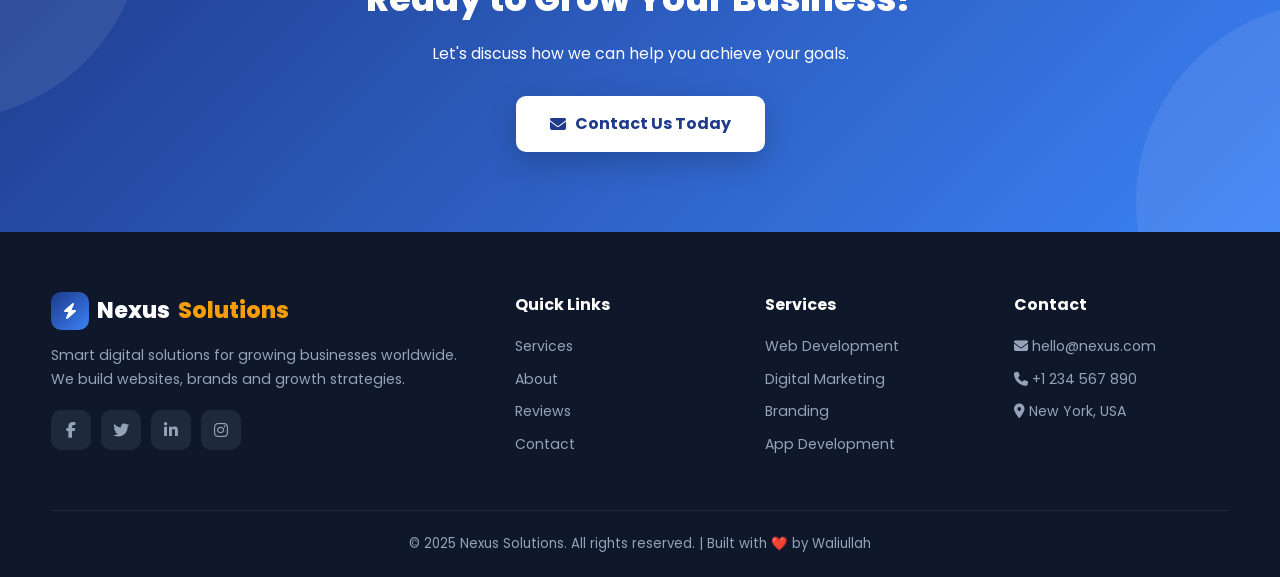
<file: business-web.html>
<!doctype html>
<html lang="en">
  <head>
    <meta charset="UTF-8" />
    <meta name="viewport" content="width=device-width, initial-scale=1.0" />
    <title>Nexus Solutions | Business Website</title>
    <link
      href="https://fonts.googleapis.com/css2?family=Poppins:wght@300;400;500;600;700;800&display=swap"
      rel="stylesheet"
    />
    <link
      rel="stylesheet"
      href="https://cdnjs.cloudflare.com/ajax/libs/font-awesome/6.5.1/css/all.min.css"
    />
    <link rel="stylesheet" href="business-style.css" />
  </head>
  <body>
    <header id="header">
      <div class="container nav">
        <a href="#home" class="logo"
          ><div class="logo-icon"><i class="fas fa-bolt"></i></div>
          Nexus<span>Solutions</span></a
        >
        <ul id="navList">
          <li><a href="#home">Home</a></li>
          <li><a href="#services">Services</a></li>
          <li><a href="#about">About</a></li>
          <li><a href="#testimonials">Reviews</a></li>
          <li>
            <a href="#contact" class="cta"
              >Get Started <i class="fas fa-arrow-right"></i
            ></a>
          </li>
        </ul>
        <button class="menu-toggle" id="menuToggle" aria-label="Toggle menu">
          <i class="fas fa-bars"></i>
        </button>
      </div>
    </header>
    <div class="nav-overlay" id="navOverlay"></div>

    <section class="hero" id="home">
      <div class="container hero-inner">
        <div class="hero-text">
          <div class="hero-badge">
            <i class="fas fa-star"></i> Rated #1 Digital Agency 2025
          </div>
          <h1>
            Grow Your Business With
            <span class="grad">Smart Digital</span> Solutions
          </h1>
          <p>
            We help businesses scale with web development, digital marketing and
            branding — trusted by 200+ clients worldwide.
          </p>
          <div class="hero-btns">
            <a href="#contact" class="btn btn-primary"
              >Get Free Consultation <i class="fas fa-arrow-right"></i
            ></a>
            <a href="#services" class="btn btn-outline"
              ><i class="fas fa-play-circle"></i> Our Services</a
            >
          </div>
          <div class="hero-trust">
            <div class="avatars">
              <span
                style="background: linear-gradient(135deg, #667eea, #764ba2)"
                >A</span
              >
              <span
                style="background: linear-gradient(135deg, #f093fb, #f5576c)"
                >B</span
              >
              <span
                style="background: linear-gradient(135deg, #4facfe, #00f2fe)"
                >C</span
              >
              <span
                style="background: linear-gradient(135deg, #43e97b, #38f9d7)"
                >D</span
              >
            </div>
            <div>
              Trusted by
              <strong style="color: #0f172a">200+ businesses</strong> worldwide
            </div>
          </div>
        </div>
        <div class="hero-graphic">
          <div class="float-badge b1">
            <i class="fas fa-arrow-trend-up"></i> +47% Growth
          </div>
          <div class="float-badge b2">
            <i class="fas fa-check-circle"></i> 500+ Projects
          </div>
          <div class="graphic-card">
            <div class="head">
              <div class="icon"><i class="fas fa-chart-line"></i></div>
              <div>
                <h4>Revenue Analytics</h4>
                <span
                  ><i class="fas fa-circle" style="font-size: 0.5rem"></i> Live
                  updating</span
                >
              </div>
            </div>
            <div class="chart-bar">
              <div class="bar"></div>
              <div class="bar"></div>
              <div class="bar"></div>
              <div class="bar"></div>
              <div class="bar"></div>
              <div class="bar"></div>
            </div>
            <div class="foot">
              <span>Jan</span><span>Feb</span><span>Mar</span><span>Apr</span
              ><span>May</span><span>Jun</span>
            </div>
          </div>
        </div>
      </div>
    </section>

    <section class="stats">
      <div class="container stats-grid">
        <div class="stat">
          <h3 data-count="200">0</h3>
          <p>Happy Clients</p>
        </div>
        <div class="stat">
          <h3 data-count="500">0</h3>
          <p>Projects Delivered</p>
        </div>
        <div class="stat">
          <h3 data-count="10">0</h3>
          <p>Years Experience</p>
        </div>
        <div class="stat">
          <h3 data-count="98">0</h3>
          <p>Satisfaction %</p>
        </div>
      </div>
    </section>

    <section class="section" id="services">
      <div class="container">
        <h2 class="section-title reveal">
          Our <span class="grad">Services</span>
        </h2>
        <p class="section-sub reveal">What we do best for your business</p>
        <div class="services-grid">
          <div class="service reveal">
            <div class="service-icon"><i class="fas fa-laptop-code"></i></div>
            <h3>Web Development</h3>
            <p>
              Custom responsive websites built with modern technologies for your
              business needs.
            </p>
          </div>
          <div class="service reveal reveal-delay-1">
            <div class="service-icon"><i class="fas fa-bullhorn"></i></div>
            <h3>Digital Marketing</h3>
            <p>
              SEO, social media and paid ads to grow your online presence and
              reach customers.
            </p>
          </div>
          <div class="service reveal reveal-delay-2">
            <div class="service-icon"><i class="fas fa-palette"></i></div>
            <h3>Branding & Design</h3>
            <p>
              Logo, brand identity and visual design that makes your business
              stand out.
            </p>
          </div>
          <div class="service reveal">
            <div class="service-icon">
              <i class="fas fa-mobile-screen-button"></i>
            </div>
            <h3>App Development</h3>
            <p>
              Native and cross-platform mobile apps for Android and iOS devices.
            </p>
          </div>
          <div class="service reveal reveal-delay-1">
            <div class="service-icon"><i class="fas fa-chart-pie"></i></div>
            <h3>Business Consulting</h3>
            <p>
              Strategic advice to help your business grow smarter and faster.
            </p>
          </div>
          <div class="service reveal reveal-delay-2">
            <div class="service-icon"><i class="fas fa-headset"></i></div>
            <h3>24/7 Support</h3>
            <p>
              Dedicated customer support team to help you whenever you need it.
            </p>
          </div>
        </div>
      </div>
    </section>

    <section class="section about" id="about">
      <div class="container about-inner">
        <div class="about-visual reveal">
          <div class="about-shape"></div>
          <div class="about-card">
            <h4>Why Choose Us?</h4>
            <ul class="about-list">
              <li>
                <i class="fas fa-check"></i> Proven track record with 500+
                projects
              </li>
              <li>
                <i class="fas fa-check"></i> Dedicated project manager for each
                client
              </li>
              <li>
                <i class="fas fa-check"></i> Transparent pricing, no hidden fees
              </li>
              <li><i class="fas fa-check"></i> On-time delivery, every time</li>
              <li><i class="fas fa-check"></i> 24/7 customer support</li>
            </ul>
          </div>
        </div>
        <div class="about-text reveal reveal-delay-1">
          <h2>A Decade of <span class="grad">Digital Excellence</span></h2>
          <p>
            For over 10 years, we've been helping businesses of all sizes
            achieve their digital goals. We combine creativity with technology
            to deliver real results.
          </p>
          <p>
            Our team of experts is passionate about building solutions that
            drive growth, increase revenue and create lasting customer
            relationships.
          </p>
          <div class="about-mini-stats">
            <div class="mini-stat">
              <h4>10+</h4>
              <p>Years in Business</p>
            </div>
            <div class="mini-stat">
              <h4>50+</h4>
              <p>Team Members</p>
            </div>
          </div>
        </div>
      </div>
    </section>

    <section class="section testi-section" id="testimonials">
      <div class="container">
        <h2 class="section-title reveal">
          What Our <span class="grad">Clients Say</span>
        </h2>
        <p class="section-sub reveal">Real feedback from real businesses</p>
        <div class="testi-grid">
          <div class="testi reveal">
            <div class="stars">★★★★★</div>
            <p>
              "Nexus transformed our online presence completely. Sales increased
              by 300% in 6 months!"
            </p>
            <div class="testi-author">
              <div
                class="av"
                style="background: linear-gradient(135deg, #667eea, #764ba2)"
              >
                SJ
              </div>
              <div>
                <strong>Sarah Johnson</strong><span>CEO, TechCorp</span>
              </div>
            </div>
          </div>
          <div class="testi reveal reveal-delay-1">
            <div class="stars">★★★★★</div>
            <p>
              "Professional team, great communication. They delivered exactly
              what we needed on time."
            </p>
            <div class="testi-author">
              <div
                class="av"
                style="background: linear-gradient(135deg, #f093fb, #f5576c)"
              >
                AK
              </div>
              <div>
                <strong>Ahmed Khan</strong><span>Founder, StartupX</span>
              </div>
            </div>
          </div>
          <div class="testi reveal reveal-delay-2">
            <div class="stars">★★★★★</div>
            <p>
              "Best agency we've worked with. Highly recommend for any business
              looking to grow."
            </p>
            <div class="testi-author">
              <div
                class="av"
                style="background: linear-gradient(135deg, #4facfe, #00f2fe)"
              >
                MC
              </div>
              <div>
                <strong>Michael Chen</strong><span>Director, Global Inc</span>
              </div>
            </div>
          </div>
        </div>
      </div>
    </section>

    <section class="cta-band" id="contact">
      <div class="container">
        <h2 class="reveal">Ready to Grow Your Business?</h2>
        <p class="reveal">
          Let's discuss how we can help you achieve your goals.
        </p>
        <a href="mailto:hello@nexus.com" class="btn-white reveal"
          ><i class="fas fa-envelope"></i> Contact Us Today</a
        >
      </div>
    </section>

    <footer>
      <div class="container footer-grid">
        <div class="footer-col">
          <a
            href="#home"
            class="logo"
            style="color: #fff; margin-bottom: 14px; display: inline-flex"
            ><div class="logo-icon"><i class="fas fa-bolt"></i></div>
            Nexus<span>Solutions</span></a
          >
          <p>
            Smart digital solutions for growing businesses worldwide. We build
            websites, brands and growth strategies.
          </p>
          <div class="footer-social">
            <a href="#" aria-label="Facebook"
              ><i class="fab fa-facebook-f"></i
            ></a>
            <a href="#" aria-label="Twitter"><i class="fab fa-twitter"></i></a>
            <a href="#" aria-label="LinkedIn"
              ><i class="fab fa-linkedin-in"></i
            ></a>
            <a href="#" aria-label="Instagram"
              ><i class="fab fa-instagram"></i
            ></a>
          </div>
        </div>
        <div class="footer-col">
          <h4>Quick Links</h4>
          <ul>
            <li><a href="#services">Services</a></li>
            <li><a href="#about">About</a></li>
            <li><a href="#testimonials">Reviews</a></li>
            <li><a href="#contact">Contact</a></li>
          </ul>
        </div>
        <div class="footer-col">
          <h4>Services</h4>
          <ul>
            <li>Web Development</li>
            <li>Digital Marketing</li>
            <li>Branding</li>
            <li>App Development</li>
          </ul>
        </div>
        <div class="footer-col">
          <h4>Contact</h4>
          <ul>
            <li><i class="fas fa-envelope"></i> hello@nexus.com</li>
            <li><i class="fas fa-phone"></i> +1 234 567 890</li>
            <li><i class="fas fa-location-dot"></i> New York, USA</li>
          </ul>
        </div>
      </div>
      <div class="footer-bottom container">
        © 2025 Nexus Solutions. All rights reserved. | Built with ❤️ by
        Waliullah
      </div>
    </footer>

    <button class="back-top" id="backTop" aria-label="Back to top">
      <i class="fas fa-arrow-up"></i>
    </button>

    <script src="business-script.js"></script>
  </body>
</html>
</file>
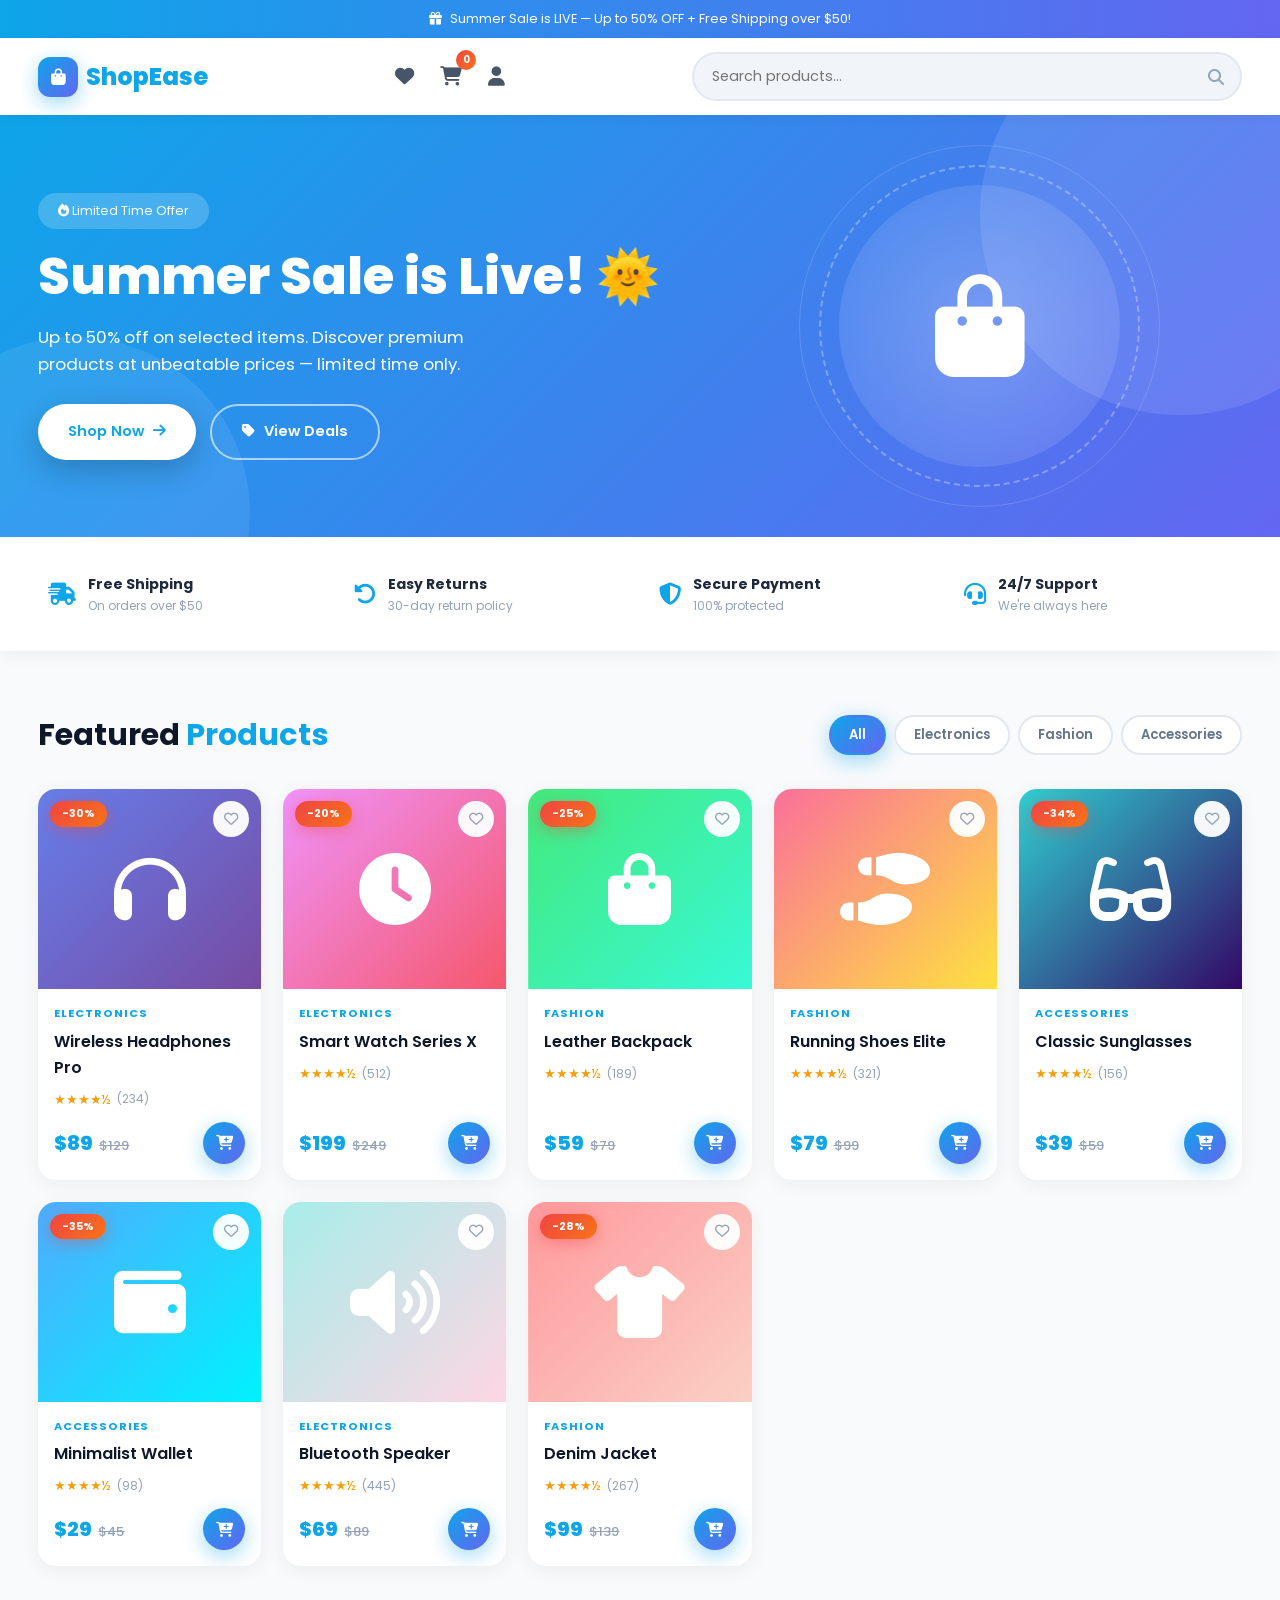
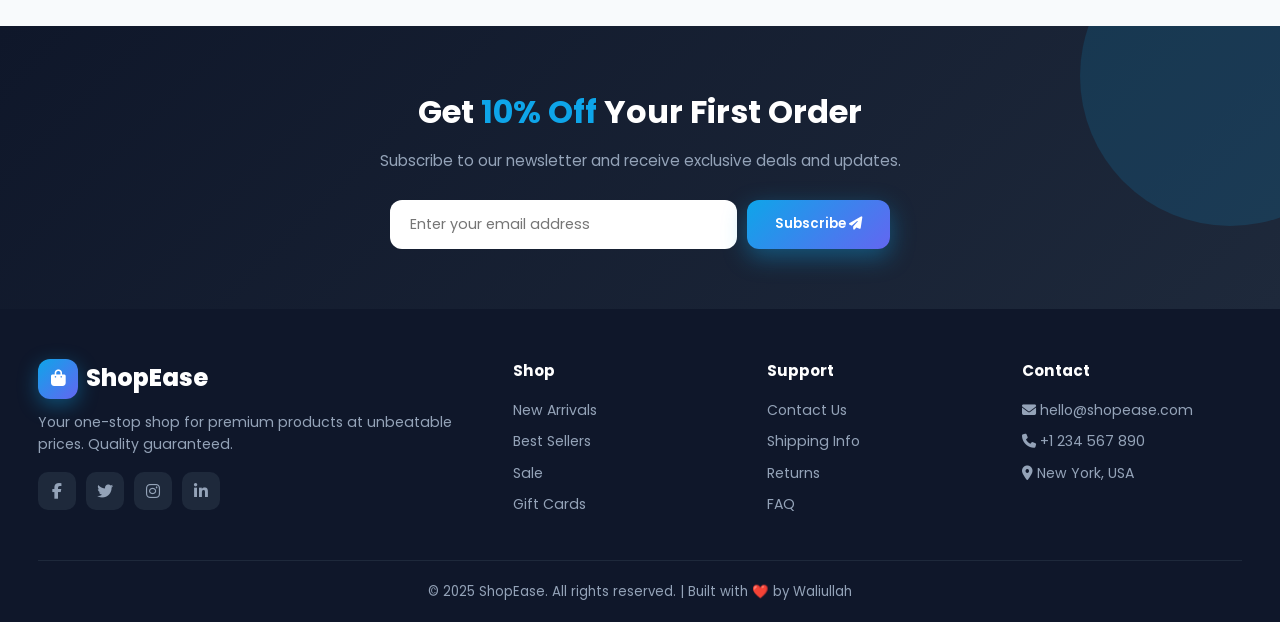
<file: e-commerce-ui.html>
<!doctype html>
<html lang="en">
  <head>
    <meta charset="UTF-8" />
    <meta name="viewport" content="width=device-width, initial-scale=1.0" />
    <title>ShopEase | Premium Online Store</title>
    <link
      href="https://fonts.googleapis.com/css2?family=Poppins:wght@300;400;500;600;700;800&display=swap"
      rel="stylesheet"
    />
    <link
      rel="stylesheet"
      href="https://cdnjs.cloudflare.com/ajax/libs/font-awesome/6.5.1/css/all.min.css"
    />
    <link rel="stylesheet" href="e-commerce-style.css" />
  </head>
  <body>
    <div class="topbar">
      <div class="container topbar-inner">
        <i class="fas fa-gift"></i> Summer Sale is LIVE — Up to 50% OFF + Free
        Shipping over $50!
      </div>
    </div>

    <header id="header">
      <div class="container nav">
        <a href="#" class="logo"
          ><div class="logo-icon"><i class="fas fa-shopping-bag"></i></div>
          ShopEase</a
        >
        <div class="search-box">
          <input
            type="text"
            placeholder="Search products..."
            id="searchInput"
          />
          <i class="fas fa-search"></i>
        </div>
        <div class="nav-icons">
          <a href="#" title="Wishlist" aria-label="Wishlist"
            ><i class="fas fa-heart"></i
          ></a>
          <a href="#" id="cartIcon" title="Cart" aria-label="Cart"
            ><i class="fas fa-shopping-cart"></i
            ><span class="cart-count" id="cartCount">0</span></a
          >
          <a href="#" title="Account" aria-label="Account"
            ><i class="fas fa-user"></i
          ></a>
        </div>
      </div>
    </header>

    <section class="hero">
      <div class="container hero-inner">
        <div class="hero-text">
          <div class="tag"><i class="fas fa-fire"></i> Limited Time Offer</div>
          <h1>Summer Sale is Live! 🌞</h1>
          <p>
            Up to 50% off on selected items. Discover premium products at
            unbeatable prices — limited time only.
          </p>
          <div class="hero-btns">
            <a href="#products" class="hero-btn hero-btn-white"
              >Shop Now <i class="fas fa-arrow-right"></i
            ></a>
            <a href="#products" class="hero-btn hero-btn-ghost"
              ><i class="fas fa-tag"></i> View Deals</a
            >
          </div>
        </div>
        <div class="hero-visual">
          <div class="circle"><i class="fas fa-shopping-bag"></i></div>
        </div>
      </div>
    </section>

    <section class="feat-bar">
      <div class="container feat-bar-grid">
        <div class="feat-item">
          <i class="fas fa-truck-fast"></i>
          <div>
            <h4>Free Shipping</h4>
            <p>On orders over $50</p>
          </div>
        </div>
        <div class="feat-item">
          <i class="fas fa-rotate-left"></i>
          <div>
            <h4>Easy Returns</h4>
            <p>30-day return policy</p>
          </div>
        </div>
        <div class="feat-item">
          <i class="fas fa-shield-halved"></i>
          <div>
            <h4>Secure Payment</h4>
            <p>100% protected</p>
          </div>
        </div>
        <div class="feat-item">
          <i class="fas fa-headset"></i>
          <div>
            <h4>24/7 Support</h4>
            <p>We're always here</p>
          </div>
        </div>
      </div>
    </section>

    <section class="section" id="products">
      <div class="container">
        <div class="section-head reveal">
          <h2>Featured <span>Products</span></h2>
          <div class="filters">
            <button class="filter-btn active" data-filter="all">All</button>
            <button class="filter-btn" data-filter="electronics">
              Electronics
            </button>
            <button class="filter-btn" data-filter="fashion">Fashion</button>
            <button class="filter-btn" data-filter="accessories">
              Accessories
            </button>
          </div>
        </div>
        <div class="products" id="productGrid"></div>
      </div>
    </section>

    <section class="newsletter reveal">
      <div class="container">
        <h2>
          Get <span style="color: #0ea5e9">10% Off</span> Your First Order
        </h2>
        <p>
          Subscribe to our newsletter and receive exclusive deals and updates.
        </p>
        <form
          class="nl-form"
          onsubmit="
            event.preventDefault();
            showToast('Subscribed successfully! 🎉');
            this.reset();
          "
        >
          <input type="email" placeholder="Enter your email address" required />
          <button type="submit">
            Subscribe <i class="fas fa-paper-plane"></i>
          </button>
        </form>
      </div>
    </section>

    <footer>
      <div class="container footer-grid">
        <div class="footer-col">
          <a href="#" class="logo" style="color: #fff; margin-bottom: 12px"
            ><div class="logo-icon"><i class="fas fa-shopping-bag"></i></div>
            ShopEase</a
          >
          <p>
            Your one-stop shop for premium products at unbeatable prices.
            Quality guaranteed.
          </p>
          <div class="socials">
            <a href="#" aria-label="Facebook"
              ><i class="fab fa-facebook-f"></i
            ></a>
            <a href="#" aria-label="Twitter"><i class="fab fa-twitter"></i></a>
            <a href="#" aria-label="Instagram"
              ><i class="fab fa-instagram"></i
            ></a>
            <a href="#" aria-label="LinkedIn"
              ><i class="fab fa-linkedin-in"></i
            ></a>
          </div>
        </div>
        <div class="footer-col">
          <h4>Shop</h4>
          <ul>
            <li><a href="#">New Arrivals</a></li>
            <li><a href="#">Best Sellers</a></li>
            <li><a href="#">Sale</a></li>
            <li><a href="#">Gift Cards</a></li>
          </ul>
        </div>
        <div class="footer-col">
          <h4>Support</h4>
          <ul>
            <li><a href="#">Contact Us</a></li>
            <li><a href="#">Shipping Info</a></li>
            <li><a href="#">Returns</a></li>
            <li><a href="#">FAQ</a></li>
          </ul>
        </div>
        <div class="footer-col">
          <h4>Contact</h4>
          <ul>
            <li><i class="fas fa-envelope"></i> hello@shopease.com</li>
            <li><i class="fas fa-phone"></i> +1 234 567 890</li>
            <li><i class="fas fa-location-dot"></i> New York, USA</li>
          </ul>
        </div>
      </div>
      <div class="footer-bottom container">
        © 2025 ShopEase. All rights reserved. | Built with ❤️ by Waliullah
      </div>
    </footer>

    <div class="toast" id="toast">
      <i class="fas fa-check-circle"></i>
      <span id="toastMsg">Added to cart!</span>
    </div>

    <script src="e-commerce-script.js"></script>
  </body>
</html>
</file>
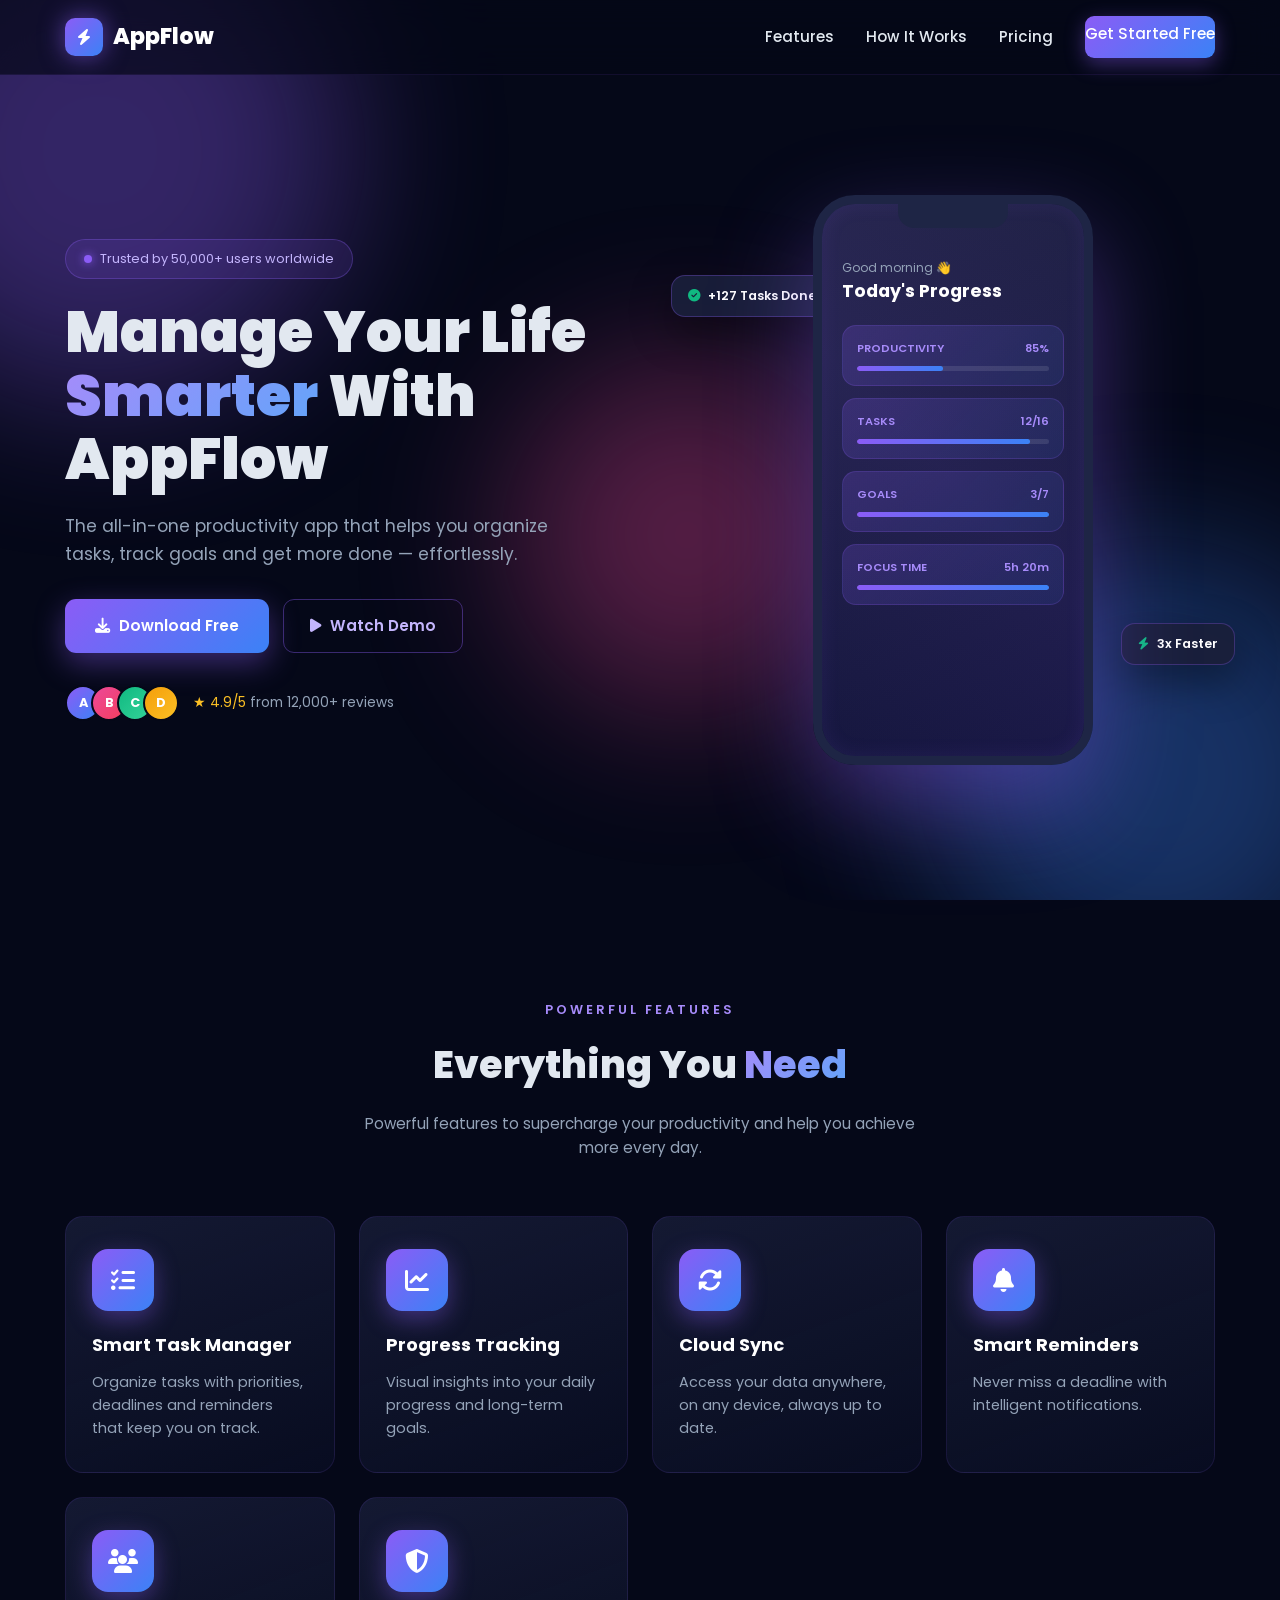
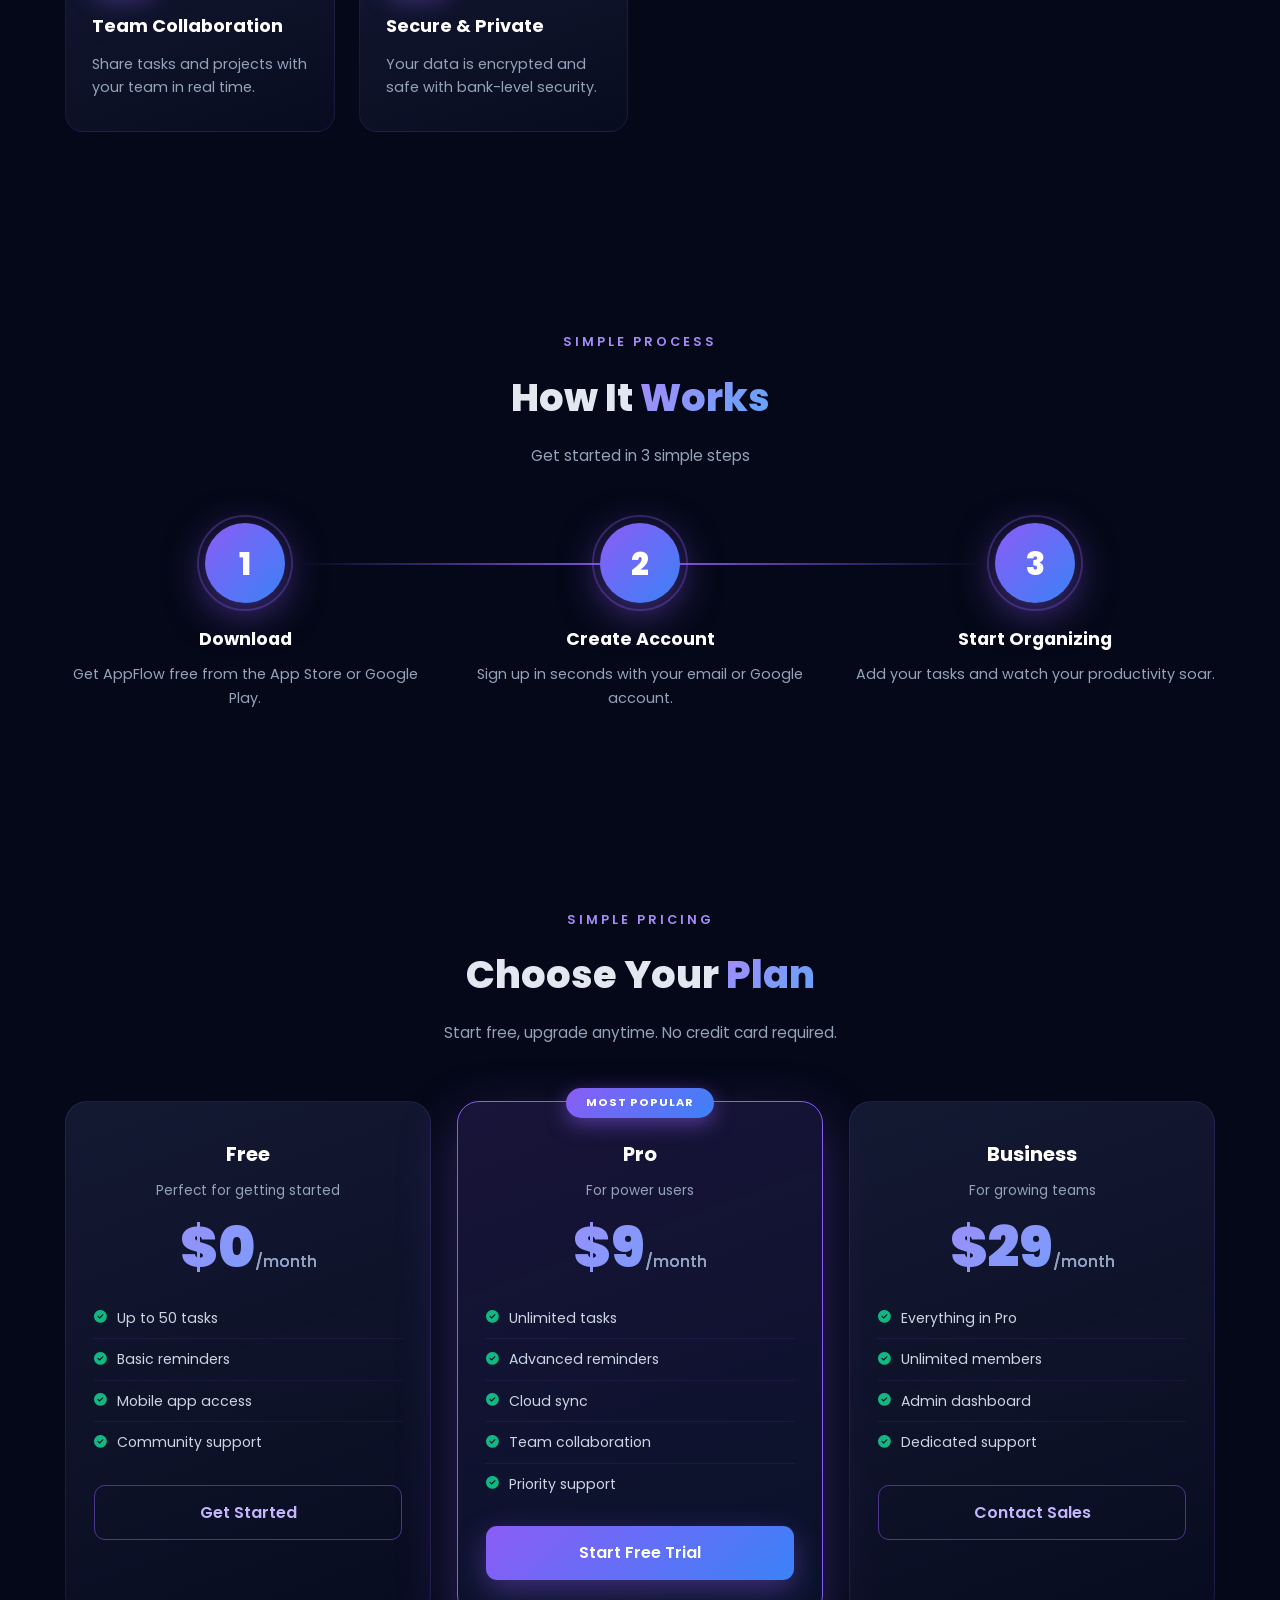
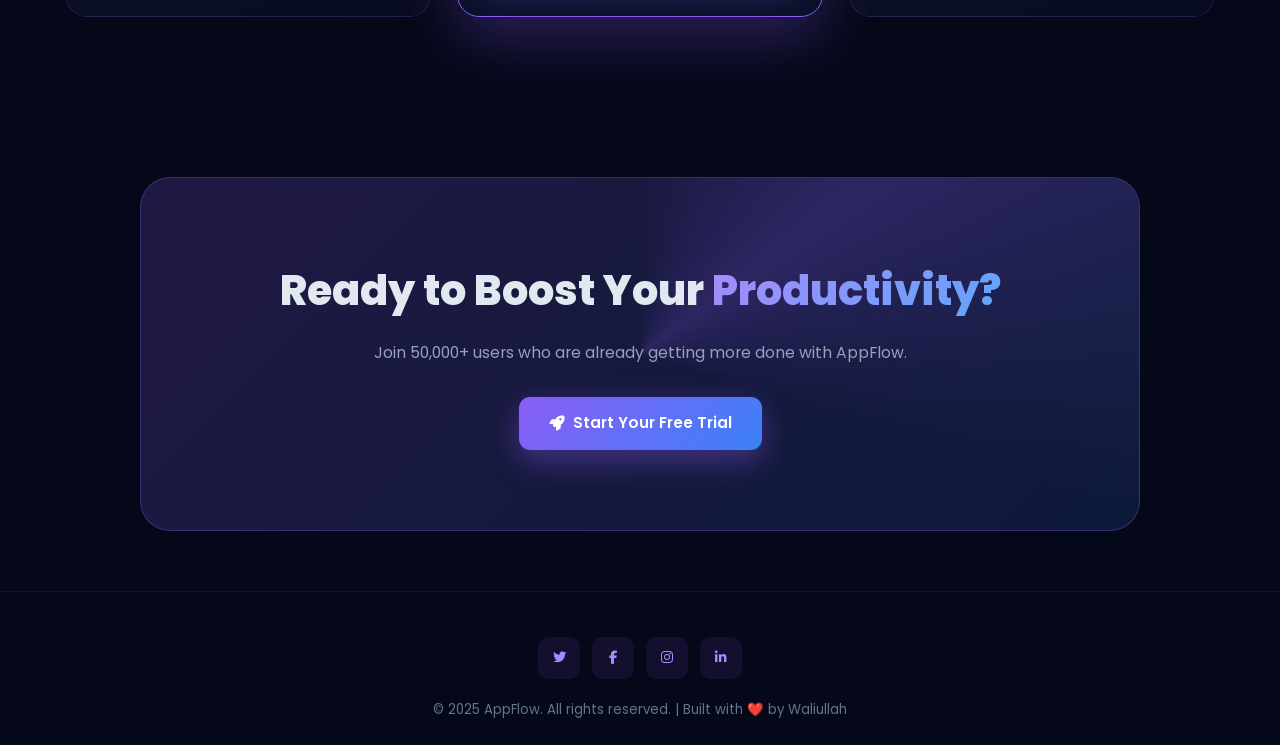
<file: landing-page.html>
<!doctype html>
<html lang="en">
  <head>
    <meta charset="UTF-8" />
    <meta name="viewport" content="width=device-width, initial-scale=1.0" />
    <title>AppFlow | Smart Productivity App</title>
    <link
      href="https://fonts.googleapis.com/css2?family=Poppins:wght@300;400;500;600;700;800;900&display=swap"
      rel="stylesheet"
    />
    <link
      rel="stylesheet"
      href="https://cdnjs.cloudflare.com/ajax/libs/font-awesome/6.5.1/css/all.min.css"
    />
    <link rel="stylesheet" href="landing-style.css" />
  </head>
  <body>
    <div class="bg-anim">
      <div class="blob b1"></div>
      <div class="blob b2"></div>
      <div class="blob b3"></div>
    </div>

    <nav id="navbar">
      <div class="container nav-inner">
        <a href="#" class="logo"
          ><div class="logo-icon"><i class="fas fa-bolt"></i></div>
          AppFlow</a
        >
        <ul class="nav-links" id="navLinks">
          <li><a href="#features">Features</a></li>
          <li><a href="#how">How It Works</a></li>
          <li><a href="#pricing">Pricing</a></li>
          <li><a href="#pricing" class="nav-btn">Get Started Free</a></li>
        </ul>
        <button class="burger" id="burger" aria-label="Toggle menu">
          <i class="fas fa-bars"></i>
        </button>
      </div>
    </nav>
    <div class="nav-overlay" id="navOverlay"></div>

    <section class="hero">
      <div class="container hero-inner">
        <div class="hero-text">
          <div class="badge">
            <span></span> Trusted by 50,000+ users worldwide
          </div>
          <h1>
            Manage Your Life <span class="grad">Smarter</span> With AppFlow
          </h1>
          <p>
            The all-in-one productivity app that helps you organize tasks, track
            goals and get more done — effortlessly.
          </p>
          <div class="hero-btns">
            <a href="#pricing" class="btn-primary"
              ><i class="fas fa-download"></i> Download Free</a
            >
            <a href="#features" class="btn-ghost"
              ><i class="fas fa-play"></i> Watch Demo</a
            >
          </div>
          <div class="hero-trust">
            <div class="avs">
              <span
                style="background: linear-gradient(135deg, #8b5cf6, #3b82f6)"
                >A</span
              >
              <span
                style="background: linear-gradient(135deg, #ec4899, #f43f5e)"
                >B</span
              >
              <span
                style="background: linear-gradient(135deg, #10b981, #34d399)"
                >C</span
              >
              <span
                style="background: linear-gradient(135deg, #f59e0b, #fbbf24)"
                >D</span
              >
            </div>
            <div><span class="rating">★ 4.9/5</span> from 12,000+ reviews</div>
          </div>
        </div>
        <div class="phone-wrap">
          <div class="floating f1">
            <i class="fas fa-check-circle"></i> +127 Tasks Done
          </div>
          <div class="floating f2"><i class="fas fa-bolt"></i> 3x Faster</div>
          <div class="phone">
            <div class="notch"></div>
            <div class="phone-content">
              <p class="greet">Good morning 👋</p>
              <h3>Today's Progress</h3>
              <div class="mini-card">
                <div class="row"><span>PRODUCTIVITY</span><span>85%</span></div>
                <div class="prog"><div></div></div>
              </div>
              <div class="mini-card">
                <div class="row"><span>TASKS</span><span>12/16</span></div>
                <div class="prog"><div></div></div>
              </div>
              <div class="mini-card">
                <div class="row"><span>GOALS</span><span>3/7</span></div>
                <div class="prog"><div></div></div>
              </div>
              <div class="mini-card">
                <div class="row">
                  <span>FOCUS TIME</span><span>5h 20m</span>
                </div>
                <div class="prog"><div></div></div>
              </div>
            </div>
          </div>
        </div>
      </div>
    </section>

    <section class="section" id="features">
      <div class="container">
        <div class="section-label reveal">POWERFUL FEATURES</div>
        <h2 class="section-title reveal">
          Everything You <span class="grad">Need</span>
        </h2>
        <p class="section-sub reveal">
          Powerful features to supercharge your productivity and help you
          achieve more every day.
        </p>
        <div class="features-grid">
          <div class="feature reveal">
            <div class="feature-icon"><i class="fas fa-tasks"></i></div>
            <h3>Smart Task Manager</h3>
            <p>
              Organize tasks with priorities, deadlines and reminders that keep
              you on track.
            </p>
          </div>
          <div class="feature reveal d1">
            <div class="feature-icon"><i class="fas fa-chart-line"></i></div>
            <h3>Progress Tracking</h3>
            <p>Visual insights into your daily progress and long-term goals.</p>
          </div>
          <div class="feature reveal d2">
            <div class="feature-icon"><i class="fas fa-sync-alt"></i></div>
            <h3>Cloud Sync</h3>
            <p>Access your data anywhere, on any device, always up to date.</p>
          </div>
          <div class="feature reveal">
            <div class="feature-icon"><i class="fas fa-bell"></i></div>
            <h3>Smart Reminders</h3>
            <p>Never miss a deadline with intelligent notifications.</p>
          </div>
          <div class="feature reveal d1">
            <div class="feature-icon"><i class="fas fa-users"></i></div>
            <h3>Team Collaboration</h3>
            <p>Share tasks and projects with your team in real time.</p>
          </div>
          <div class="feature reveal d2">
            <div class="feature-icon"><i class="fas fa-shield-alt"></i></div>
            <h3>Secure & Private</h3>
            <p>Your data is encrypted and safe with bank-level security.</p>
          </div>
        </div>
      </div>
    </section>

    <section class="section" id="how">
      <div class="container">
        <div class="section-label reveal">SIMPLE PROCESS</div>
        <h2 class="section-title reveal">
          How It <span class="grad">Works</span>
        </h2>
        <p class="section-sub reveal">Get started in 3 simple steps</p>
        <div class="how-grid">
          <div class="step reveal">
            <div class="step-num">1</div>
            <h3>Download</h3>
            <p>Get AppFlow free from the App Store or Google Play.</p>
          </div>
          <div class="step reveal d1">
            <div class="step-num">2</div>
            <h3>Create Account</h3>
            <p>Sign up in seconds with your email or Google account.</p>
          </div>
          <div class="step reveal d2">
            <div class="step-num">3</div>
            <h3>Start Organizing</h3>
            <p>Add your tasks and watch your productivity soar.</p>
          </div>
        </div>
      </div>
    </section>

    <section class="section" id="pricing">
      <div class="container">
        <div class="section-label reveal">SIMPLE PRICING</div>
        <h2 class="section-title reveal">
          Choose Your <span class="grad">Plan</span>
        </h2>
        <p class="section-sub reveal">
          Start free, upgrade anytime. No credit card required.
        </p>
        <div class="pricing-grid">
          <div class="price-card reveal">
            <h3>Free</h3>
            <p class="desc">Perfect for getting started</p>
            <div class="price">$0<span>/month</span></div>
            <ul>
              <li><i class="fas fa-check-circle"></i> Up to 50 tasks</li>
              <li><i class="fas fa-check-circle"></i> Basic reminders</li>
              <li><i class="fas fa-check-circle"></i> Mobile app access</li>
              <li><i class="fas fa-check-circle"></i> Community support</li>
            </ul>
            <a href="#" class="price-btn price-btn-outline">Get Started</a>
          </div>
          <div class="price-card popular reveal d1">
            <div class="pop-badge">MOST POPULAR</div>
            <h3>Pro</h3>
            <p class="desc">For power users</p>
            <div class="price">$9<span>/month</span></div>
            <ul>
              <li><i class="fas fa-check-circle"></i> Unlimited tasks</li>
              <li><i class="fas fa-check-circle"></i> Advanced reminders</li>
              <li><i class="fas fa-check-circle"></i> Cloud sync</li>
              <li><i class="fas fa-check-circle"></i> Team collaboration</li>
              <li><i class="fas fa-check-circle"></i> Priority support</li>
            </ul>
            <a href="#" class="price-btn price-btn-primary">Start Free Trial</a>
          </div>
          <div class="price-card reveal d2">
            <h3>Business</h3>
            <p class="desc">For growing teams</p>
            <div class="price">$29<span>/month</span></div>
            <ul>
              <li><i class="fas fa-check-circle"></i> Everything in Pro</li>
              <li><i class="fas fa-check-circle"></i> Unlimited members</li>
              <li><i class="fas fa-check-circle"></i> Admin dashboard</li>
              <li><i class="fas fa-check-circle"></i> Dedicated support</li>
            </ul>
            <a href="#" class="price-btn price-btn-outline">Contact Sales</a>
          </div>
        </div>
      </div>
    </section>

    <section class="final-cta reveal">
      <h2>Ready to Boost Your <span class="grad">Productivity?</span></h2>
      <p>Join 50,000+ users who are already getting more done with AppFlow.</p>
      <a href="#pricing" class="btn-primary"
        ><i class="fas fa-rocket"></i> Start Your Free Trial</a
      >
    </section>

    <footer>
      <div class="socials">
        <a href="#" aria-label="Twitter"><i class="fab fa-twitter"></i></a>
        <a href="#" aria-label="Facebook"><i class="fab fa-facebook-f"></i></a>
        <a href="#" aria-label="Instagram"><i class="fab fa-instagram"></i></a>
        <a href="#" aria-label="LinkedIn"><i class="fab fa-linkedin-in"></i></a>
      </div>
      © 2025 AppFlow. All rights reserved. | Built with ❤️ by Waliullah
    </footer>

    <script src="landing-script.js"></script>
  </body>
</html>
</file>
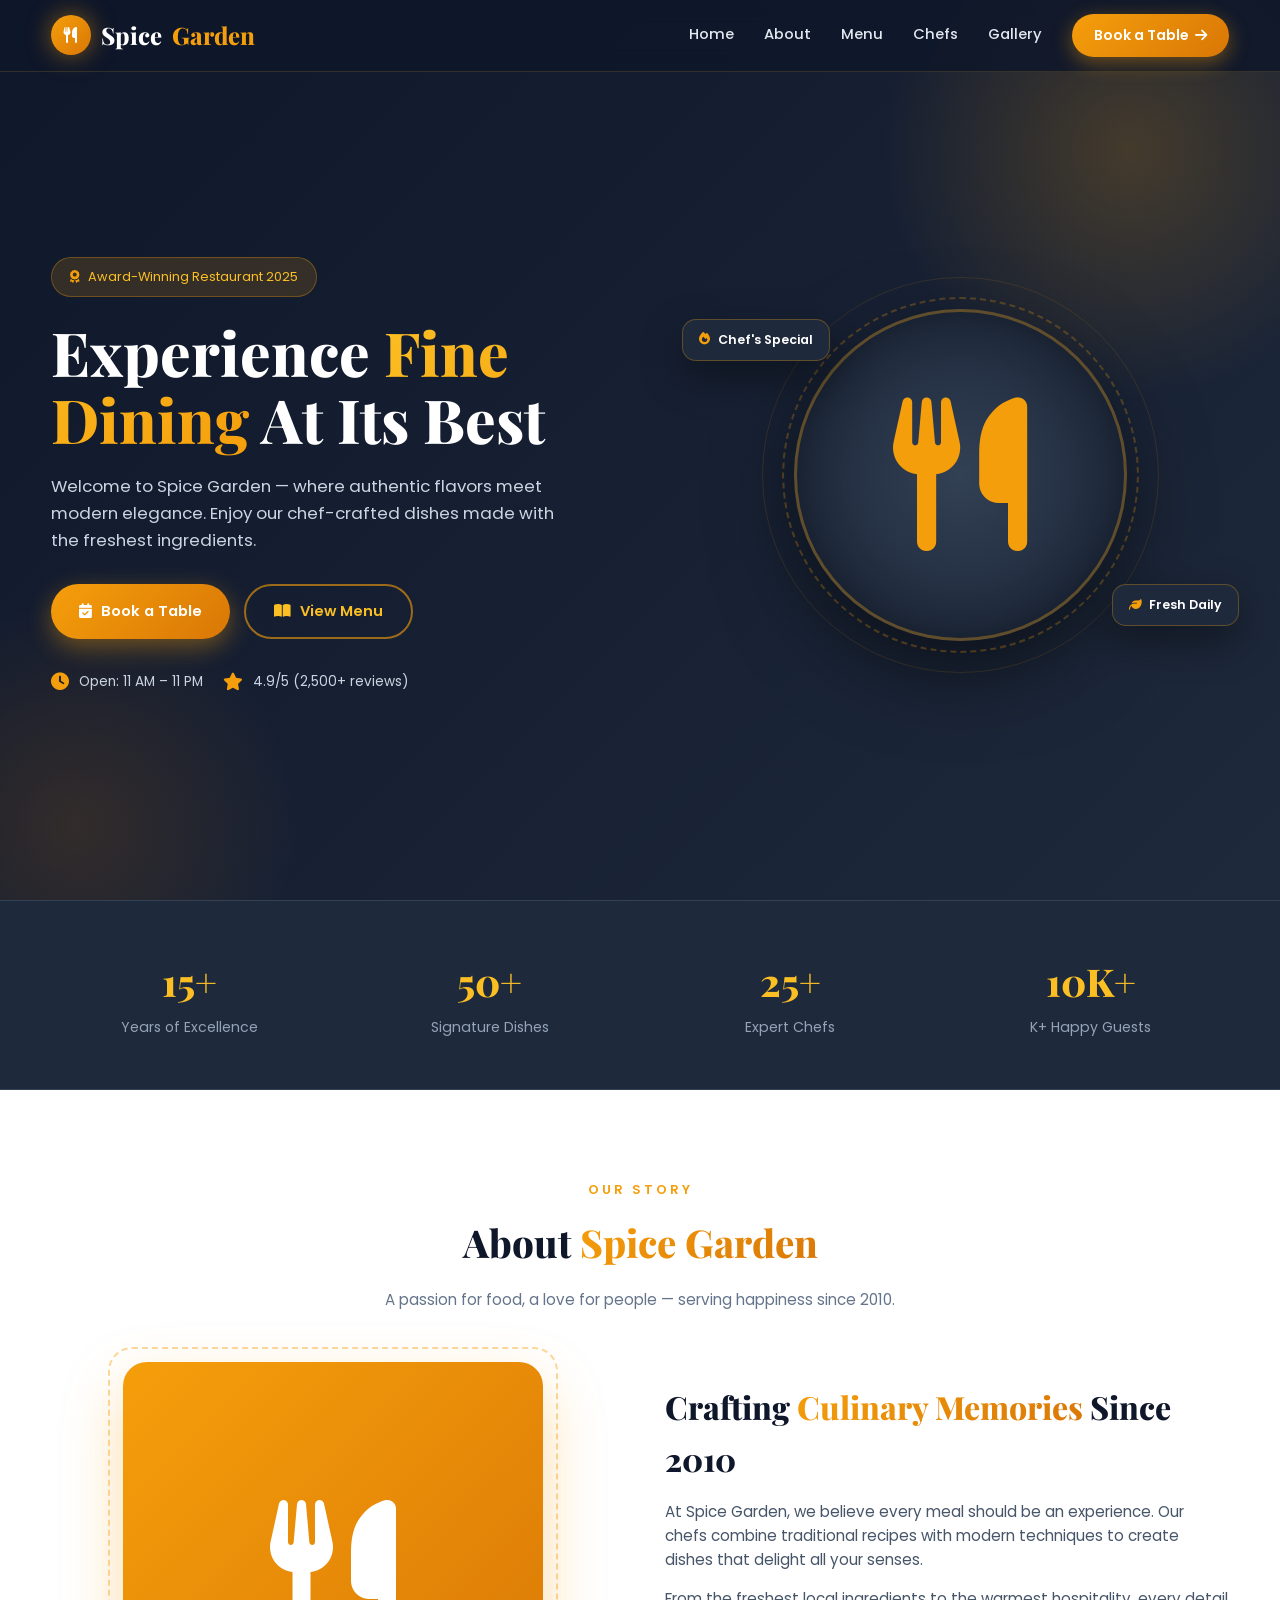
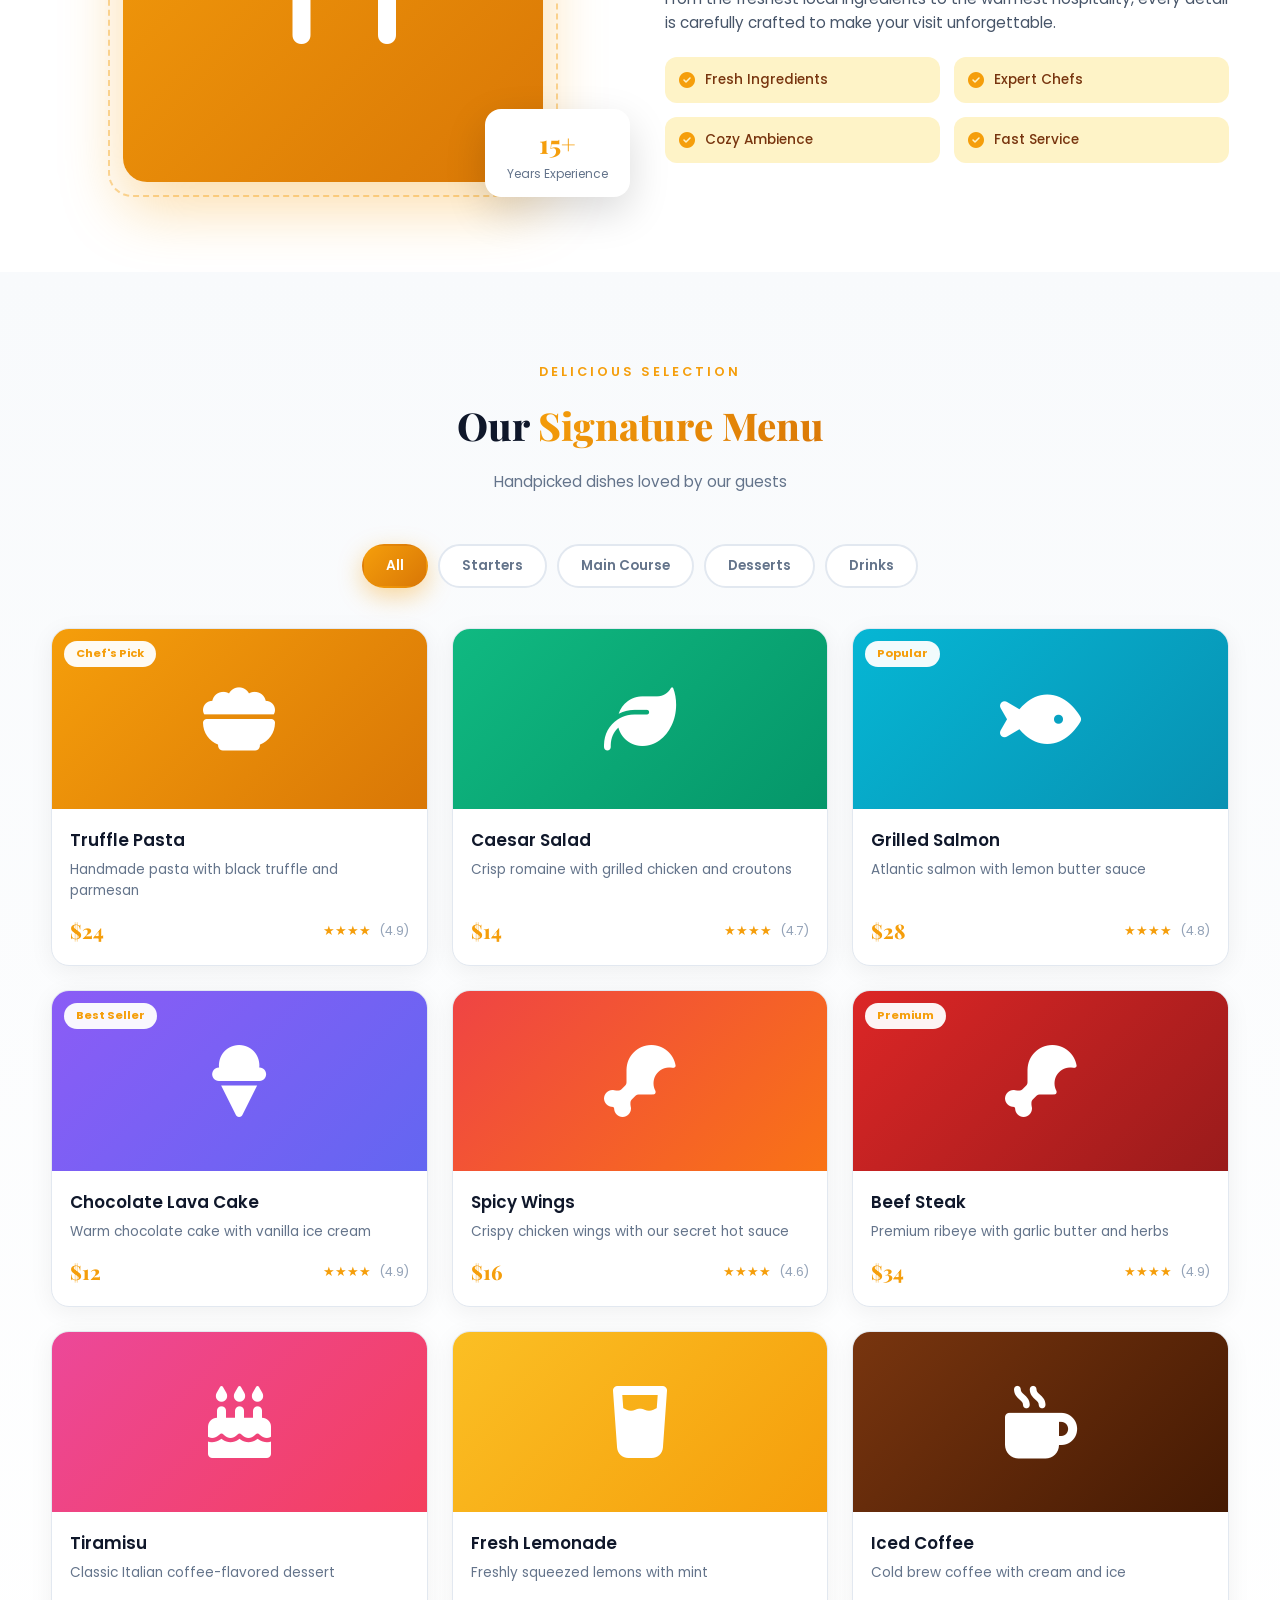
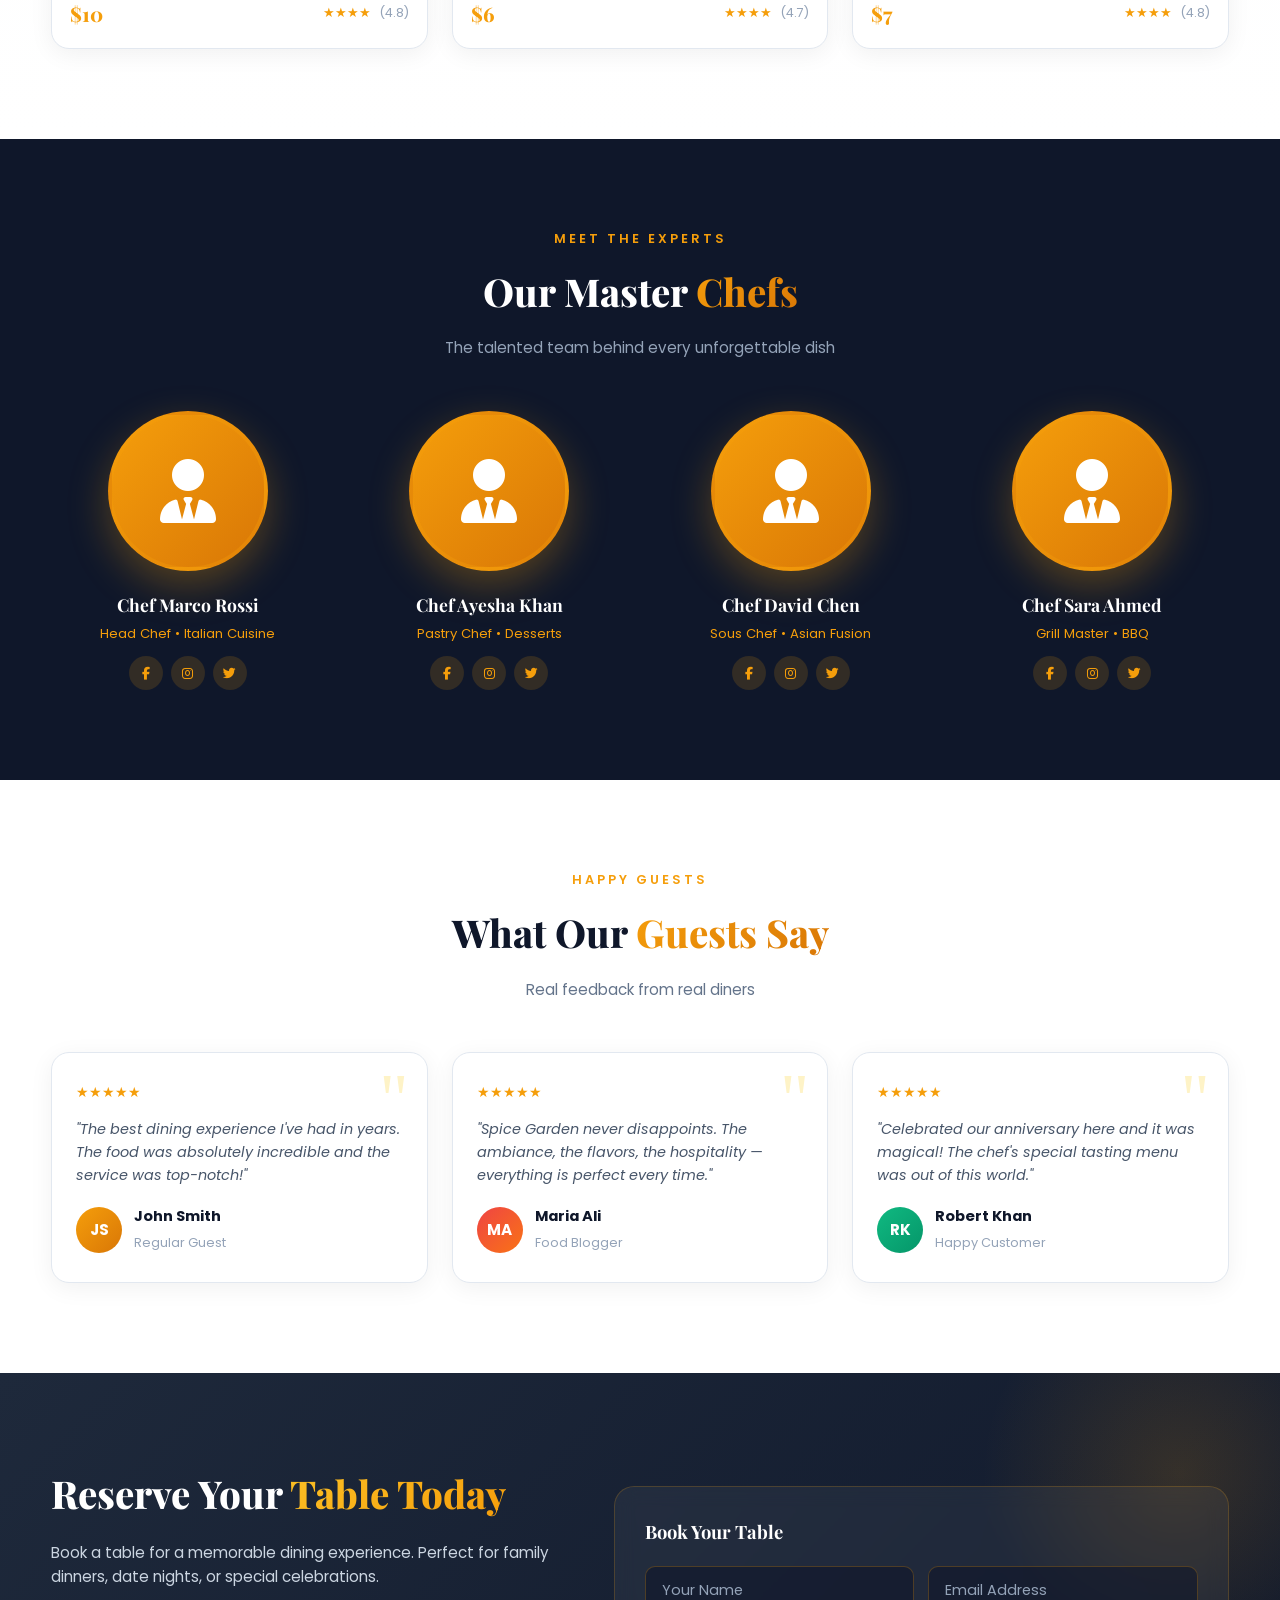
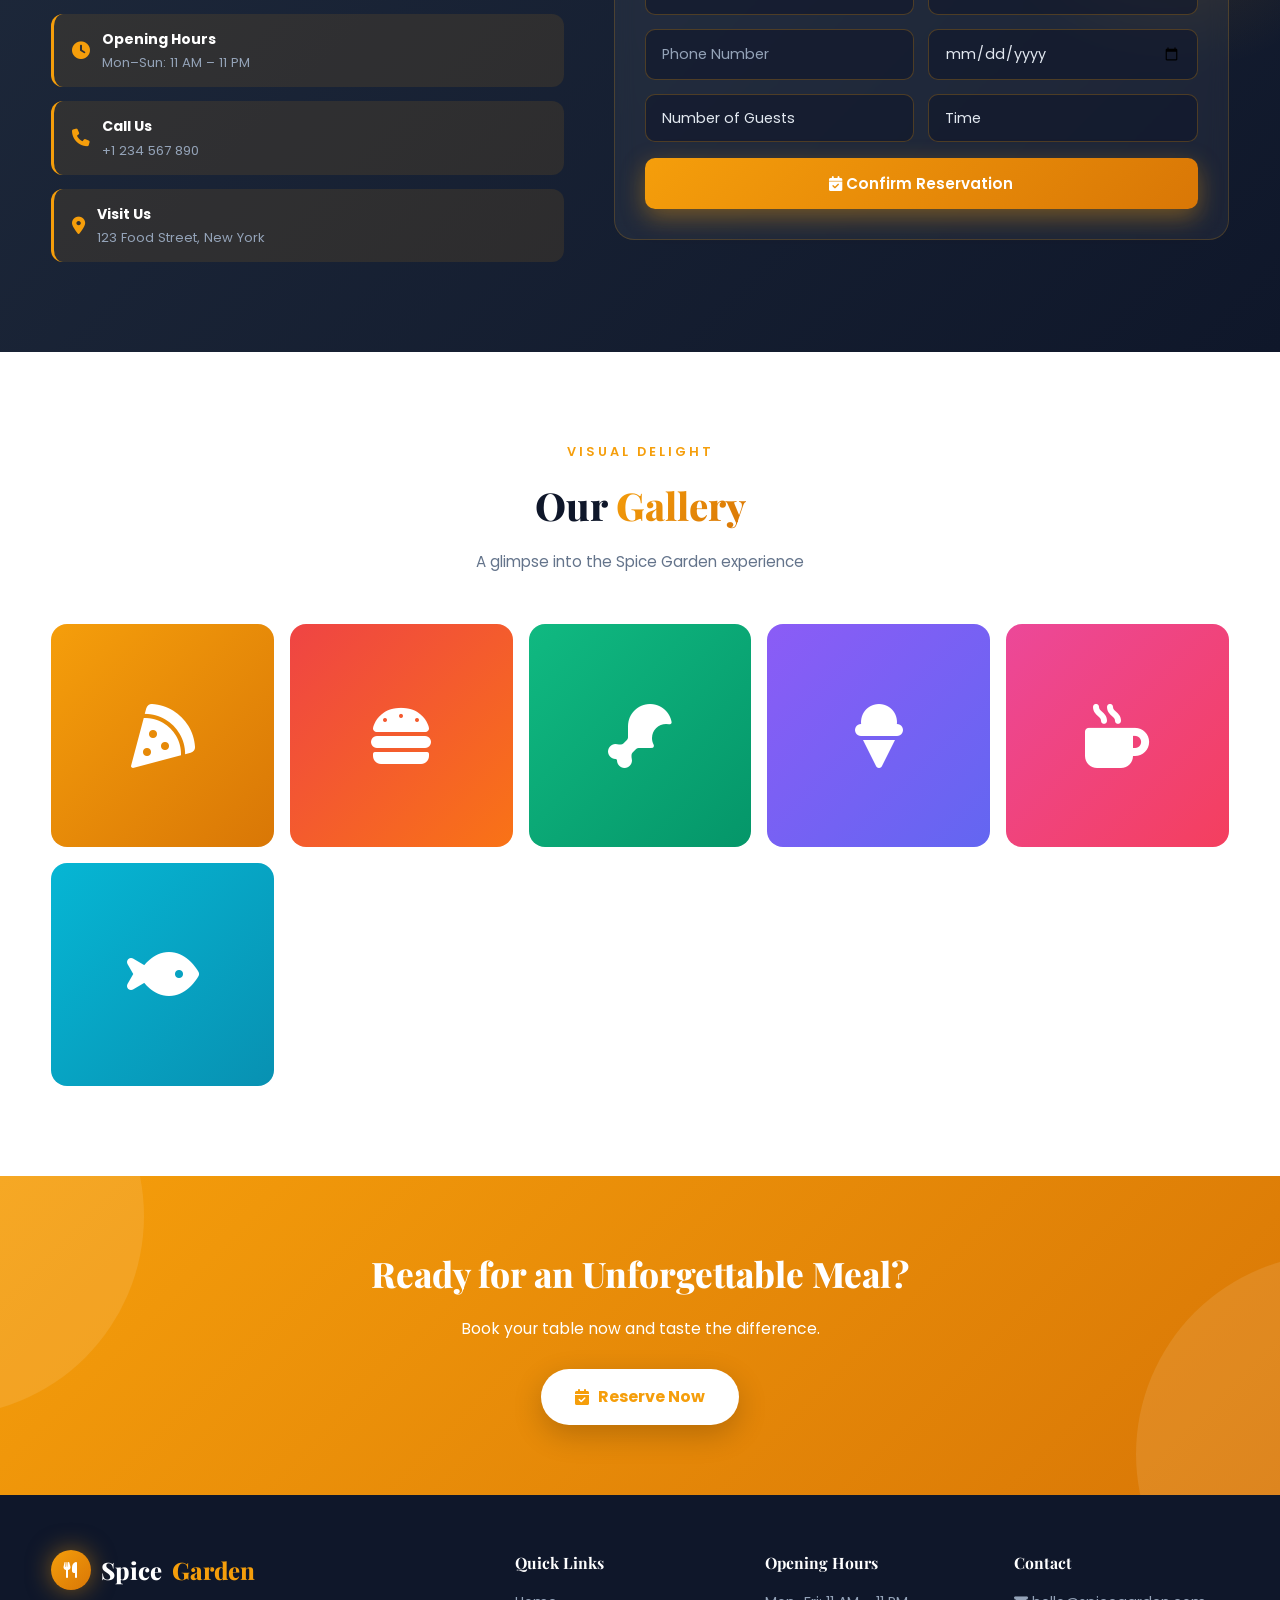
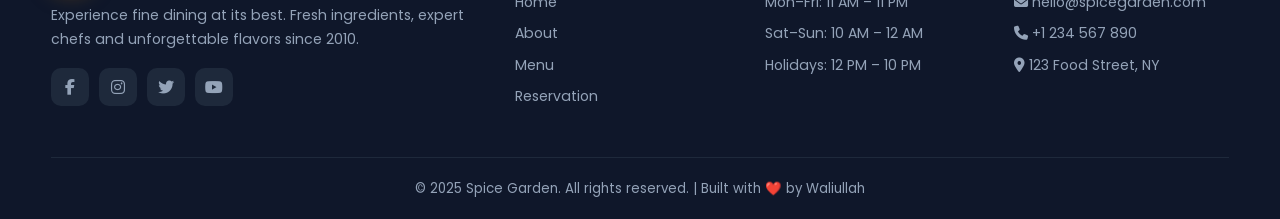
<file: restaurant-website.html>
<!doctype html>
<html lang="en">
  <head>
    <meta charset="UTF-8" />
    <meta name="viewport" content="width=device-width, initial-scale=1.0" />
    <title>Spice Garden | Fine Dining Restaurant</title>
    <link
      href="https://fonts.googleapis.com/css2?family=Poppins:wght@300;400;500;600;700;800&family=Playfair+Display:wght@600;700;800&display=swap"
      rel="stylesheet"
    />
    <link
      rel="stylesheet"
      href="https://cdnjs.cloudflare.com/ajax/libs/font-awesome/6.5.1/css/all.min.css"
    />
    <link rel="stylesheet" href="restaurant-style.css" />
  </head>
  <body>
    <header id="header">
      <div class="container nav">
        <a href="#home" class="logo"
          ><div class="logo-icon"><i class="fas fa-utensils"></i></div>
          Spice<span>Garden</span></a
        >
        <ul class="nav-links" id="navList">
          <li><a href="#home">Home</a></li>
          <li><a href="#about">About</a></li>
          <li><a href="#menu">Menu</a></li>
          <li><a href="#chefs">Chefs</a></li>
          <li><a href="#gallery">Gallery</a></li>
          <li>
            <a href="#reservation" class="cta"
              >Book a Table <i class="fas fa-arrow-right"></i
            ></a>
          </li>
        </ul>
        <button class="menu-toggle" id="menuToggle" aria-label="Toggle menu">
          <i class="fas fa-bars"></i>
        </button>
      </div>
    </header>
    <div class="nav-overlay" id="navOverlay"></div>

    <section class="hero" id="home">
      <div class="container hero-inner">
        <div class="hero-text">
          <div class="hero-badge">
            <i class="fas fa-award"></i> Award-Winning Restaurant 2025
          </div>
          <h1>Experience <span class="gold">Fine Dining</span> At Its Best</h1>
          <p>
            Welcome to Spice Garden — where authentic flavors meet modern
            elegance. Enjoy our chef-crafted dishes made with the freshest
            ingredients.
          </p>
          <div class="hero-btns">
            <a href="#reservation" class="btn btn-primary"
              ><i class="fas fa-calendar-check"></i> Book a Table</a
            >
            <a href="#menu" class="btn btn-outline"
              ><i class="fas fa-book-open"></i> View Menu</a
            >
          </div>
          <div class="hero-info">
            <div class="hero-info-item">
              <i class="fas fa-clock"></i> Open: 11 AM – 11 PM
            </div>
            <div class="hero-info-item">
              <i class="fas fa-star"></i> 4.9/5 (2,500+ reviews)
            </div>
          </div>
        </div>
        <div class="hero-plate">
          <div class="floating-tag t1">
            <i class="fas fa-fire"></i> Chef's Special
          </div>
          <div class="floating-tag t2">
            <i class="fas fa-leaf"></i> Fresh Daily
          </div>
          <div class="plate"><i class="fas fa-utensils"></i></div>
        </div>
      </div>
    </section>

    <section class="stats">
      <div class="container stats-grid">
        <div class="stat">
          <h3 data-count="15">0</h3>
          <p>Years of Excellence</p>
        </div>
        <div class="stat">
          <h3 data-count="50">0</h3>
          <p>Signature Dishes</p>
        </div>
        <div class="stat">
          <h3 data-count="25">0</h3>
          <p>Expert Chefs</p>
        </div>
        <div class="stat">
          <h3 data-count="10">0</h3>
          <p>K+ Happy Guests</p>
        </div>
      </div>
    </section>

    <section class="section" id="about">
      <div class="container">
        <div class="section-label reveal">OUR STORY</div>
        <h2 class="section-title reveal">
          About <span class="gold">Spice Garden</span>
        </h2>
        <p class="section-sub reveal">
          A passion for food, a love for people — serving happiness since 2010.
        </p>
        <div class="about-inner">
          <div class="about-img reveal">
            <div class="about-img-box"><i class="fas fa-utensils"></i></div>
            <div class="about-badge">
              <h4>15+</h4>
              <p>Years Experience</p>
            </div>
          </div>
          <div class="about-text reveal d1">
            <h2>
              Crafting <span class="gold">Culinary Memories</span> Since 2010
            </h2>
            <p>
              At Spice Garden, we believe every meal should be an experience.
              Our chefs combine traditional recipes with modern techniques to
              create dishes that delight all your senses.
            </p>
            <p>
              From the freshest local ingredients to the warmest hospitality,
              every detail is carefully crafted to make your visit
              unforgettable.
            </p>
            <div class="about-features">
              <div class="about-feature">
                <i class="fas fa-check-circle"></i> Fresh Ingredients
              </div>
              <div class="about-feature">
                <i class="fas fa-check-circle"></i> Expert Chefs
              </div>
              <div class="about-feature">
                <i class="fas fa-check-circle"></i> Cozy Ambience
              </div>
              <div class="about-feature">
                <i class="fas fa-check-circle"></i> Fast Service
              </div>
            </div>
          </div>
        </div>
      </div>
    </section>

    <section class="section menu-section" id="menu">
      <div class="container">
        <div class="section-label reveal">DELICIOUS SELECTION</div>
        <h2 class="section-title reveal">
          Our <span class="gold">Signature Menu</span>
        </h2>
        <p class="section-sub reveal">Handpicked dishes loved by our guests</p>
        <div class="menu-tabs reveal">
          <button class="menu-tab active" data-cat="all">All</button>
          <button class="menu-tab" data-cat="starters">Starters</button>
          <button class="menu-tab" data-cat="mains">Main Course</button>
          <button class="menu-tab" data-cat="desserts">Desserts</button>
          <button class="menu-tab" data-cat="drinks">Drinks</button>
        </div>
        <div class="menu-grid" id="menuGrid"></div>
      </div>
    </section>

    <section class="section chef-section" id="chefs">
      <div class="container">
        <div class="section-label reveal">MEET THE EXPERTS</div>
        <h2 class="section-title reveal">
          Our Master <span class="gold">Chefs</span>
        </h2>
        <p class="section-sub reveal">
          The talented team behind every unforgettable dish
        </p>
        <div class="chefs-grid">
          <div class="chef reveal">
            <div class="chef-img"><i class="fas fa-user-tie"></i></div>
            <h3>Chef Marco Rossi</h3>
            <p>Head Chef • Italian Cuisine</p>
            <div class="chef-social">
              <a href="#" aria-label="Facebook"
                ><i class="fab fa-facebook-f"></i></a
              ><a href="#" aria-label="Instagram"
                ><i class="fab fa-instagram"></i></a
              ><a href="#" aria-label="Twitter"
                ><i class="fab fa-twitter"></i
              ></a>
            </div>
          </div>
          <div class="chef reveal d1">
            <div class="chef-img"><i class="fas fa-user-tie"></i></div>
            <h3>Chef Ayesha Khan</h3>
            <p>Pastry Chef • Desserts</p>
            <div class="chef-social">
              <a href="#" aria-label="Facebook"
                ><i class="fab fa-facebook-f"></i></a
              ><a href="#" aria-label="Instagram"
                ><i class="fab fa-instagram"></i></a
              ><a href="#" aria-label="Twitter"
                ><i class="fab fa-twitter"></i
              ></a>
            </div>
          </div>
          <div class="chef reveal d2">
            <div class="chef-img"><i class="fas fa-user-tie"></i></div>
            <h3>Chef David Chen</h3>
            <p>Sous Chef • Asian Fusion</p>
            <div class="chef-social">
              <a href="#" aria-label="Facebook"
                ><i class="fab fa-facebook-f"></i></a
              ><a href="#" aria-label="Instagram"
                ><i class="fab fa-instagram"></i></a
              ><a href="#" aria-label="Twitter"
                ><i class="fab fa-twitter"></i
              ></a>
            </div>
          </div>
          <div class="chef reveal">
            <div class="chef-img"><i class="fas fa-user-tie"></i></div>
            <h3>Chef Sara Ahmed</h3>
            <p>Grill Master • BBQ</p>
            <div class="chef-social">
              <a href="#" aria-label="Facebook"
                ><i class="fab fa-facebook-f"></i></a
              ><a href="#" aria-label="Instagram"
                ><i class="fab fa-instagram"></i></a
              ><a href="#" aria-label="Twitter"
                ><i class="fab fa-twitter"></i
              ></a>
            </div>
          </div>
        </div>
      </div>
    </section>

    <section class="section">
      <div class="container">
        <div class="section-label reveal">HAPPY GUESTS</div>
        <h2 class="section-title reveal">
          What Our <span class="gold">Guests Say</span>
        </h2>
        <p class="section-sub reveal">Real feedback from real diners</p>
        <div class="testi-grid">
          <div class="testi reveal">
            <div class="stars">★★★★★</div>
            <p>
              "The best dining experience I've had in years. The food was
              absolutely incredible and the service was top-notch!"
            </p>
            <div class="testi-author">
              <div
                class="av"
                style="background: linear-gradient(135deg, #f59e0b, #d97706)"
              >
                JS
              </div>
              <div><strong>John Smith</strong><span>Regular Guest</span></div>
            </div>
          </div>
          <div class="testi reveal d1">
            <div class="stars">★★★★★</div>
            <p>
              "Spice Garden never disappoints. The ambiance, the flavors, the
              hospitality — everything is perfect every time."
            </p>
            <div class="testi-author">
              <div
                class="av"
                style="background: linear-gradient(135deg, #ef4444, #f97316)"
              >
                MA
              </div>
              <div><strong>Maria Ali</strong><span>Food Blogger</span></div>
            </div>
          </div>
          <div class="testi reveal d2">
            <div class="stars">★★★★★</div>
            <p>
              "Celebrated our anniversary here and it was magical! The chef's
              special tasting menu was out of this world."
            </p>
            <div class="testi-author">
              <div
                class="av"
                style="background: linear-gradient(135deg, #10b981, #059669)"
              >
                RK
              </div>
              <div><strong>Robert Khan</strong><span>Happy Customer</span></div>
            </div>
          </div>
        </div>
      </div>
    </section>

    <section class="section reservation" id="reservation">
      <div class="container reservation-inner">
        <div class="reservation-text reveal">
          <h2>Reserve Your <span class="gold">Table Today</span></h2>
          <p>
            Book a table for a memorable dining experience. Perfect for family
            dinners, date nights, or special celebrations.
          </p>
          <div class="res-hours">
            <div class="res-hours-item">
              <i class="fas fa-clock"></i>
              <div>
                <h4>Opening Hours</h4>
                <p>Mon–Sun: 11 AM – 11 PM</p>
              </div>
            </div>
            <div class="res-hours-item">
              <i class="fas fa-phone"></i>
              <div>
                <h4>Call Us</h4>
                <p>+1 234 567 890</p>
              </div>
            </div>
            <div class="res-hours-item">
              <i class="fas fa-location-dot"></i>
              <div>
                <h4>Visit Us</h4>
                <p>123 Food Street, New York</p>
              </div>
            </div>
          </div>
        </div>
        <form
          class="res-form reveal d1"
          onsubmit="
            event.preventDefault();
            alert('✅ Your table has been booked! We will contact you soon.');
            this.reset();
          "
        >
          <h3>Book Your Table</h3>
          <div class="form-row">
            <input type="text" placeholder="Your Name" required />
            <input type="email" placeholder="Email Address" required />
          </div>
          <div class="form-row">
            <input type="tel" placeholder="Phone Number" required />
            <input type="date" required />
          </div>
          <div class="form-row" style="margin-bottom: 16px">
            <select required>
              <option value="">Number of Guests</option>
              <option>1 Person</option>
              <option>2 People</option>
              <option>3 People</option>
              <option>4 People</option>
              <option>5+ People</option>
            </select>
            <select required>
              <option value="">Time</option>
              <option>12:00 PM</option>
              <option>2:00 PM</option>
              <option>6:00 PM</option>
              <option>8:00 PM</option>
              <option>10:00 PM</option>
            </select>
          </div>
          <button type="submit">
            <i class="fas fa-calendar-check"></i> Confirm Reservation
          </button>
        </form>
      </div>
    </section>

    <section class="section" id="gallery">
      <div class="container">
        <div class="section-label reveal">VISUAL DELIGHT</div>
        <h2 class="section-title reveal">
          Our <span class="gold">Gallery</span>
        </h2>
        <p class="section-sub reveal">
          A glimpse into the Spice Garden experience
        </p>
        <div class="gallery-grid reveal">
          <div class="gallery-item"><i class="fas fa-pizza-slice"></i></div>
          <div class="gallery-item"><i class="fas fa-hamburger"></i></div>
          <div class="gallery-item"><i class="fas fa-drumstick-bite"></i></div>
          <div class="gallery-item"><i class="fas fa-ice-cream"></i></div>
          <div class="gallery-item"><i class="fas fa-mug-hot"></i></div>
          <div class="gallery-item"><i class="fas fa-fish"></i></div>
        </div>
      </div>
    </section>

    <section class="cta-band">
      <div class="container">
        <h2 class="reveal">Ready for an Unforgettable Meal?</h2>
        <p class="reveal">Book your table now and taste the difference.</p>
        <a href="#reservation" class="btn-white reveal"
          ><i class="fas fa-calendar-check"></i> Reserve Now</a
        >
      </div>
    </section>

    <footer>
      <div class="container footer-grid">
        <div class="footer-col">
          <a
            href="#home"
            class="logo"
            style="color: #fff; margin-bottom: 14px; display: inline-flex"
            ><div class="logo-icon"><i class="fas fa-utensils"></i></div>
            Spice<span>Garden</span></a
          >
          <p>
            Experience fine dining at its best. Fresh ingredients, expert chefs
            and unforgettable flavors since 2010.
          </p>
          <div class="footer-social">
            <a href="#" aria-label="Facebook"
              ><i class="fab fa-facebook-f"></i
            ></a>
            <a href="#" aria-label="Instagram"
              ><i class="fab fa-instagram"></i
            ></a>
            <a href="#" aria-label="Twitter"><i class="fab fa-twitter"></i></a>
            <a href="#" aria-label="YouTube"><i class="fab fa-youtube"></i></a>
          </div>
        </div>
        <div class="footer-col">
          <h4>Quick Links</h4>
          <ul>
            <li><a href="#home">Home</a></li>
            <li><a href="#about">About</a></li>
            <li><a href="#menu">Menu</a></li>
            <li><a href="#reservation">Reservation</a></li>
          </ul>
        </div>
        <div class="footer-col">
          <h4>Opening Hours</h4>
          <ul>
            <li>Mon–Fri: 11 AM – 11 PM</li>
            <li>Sat–Sun: 10 AM – 12 AM</li>
            <li>Holidays: 12 PM – 10 PM</li>
          </ul>
        </div>
        <div class="footer-col">
          <h4>Contact</h4>
          <ul>
            <li><i class="fas fa-envelope"></i> hello@spicegarden.com</li>
            <li><i class="fas fa-phone"></i> +1 234 567 890</li>
            <li><i class="fas fa-location-dot"></i> 123 Food Street, NY</li>
          </ul>
        </div>
      </div>
      <div class="footer-bottom container">
        © 2025 Spice Garden. All rights reserved. | Built with ❤️ by Waliullah
      </div>
    </footer>

    <button class="back-top" id="backTop" aria-label="Back to top">
      <i class="fas fa-arrow-up"></i>
    </button>

    <script src="restaurant-script.js"></script>
  </body>
</html>
</file>
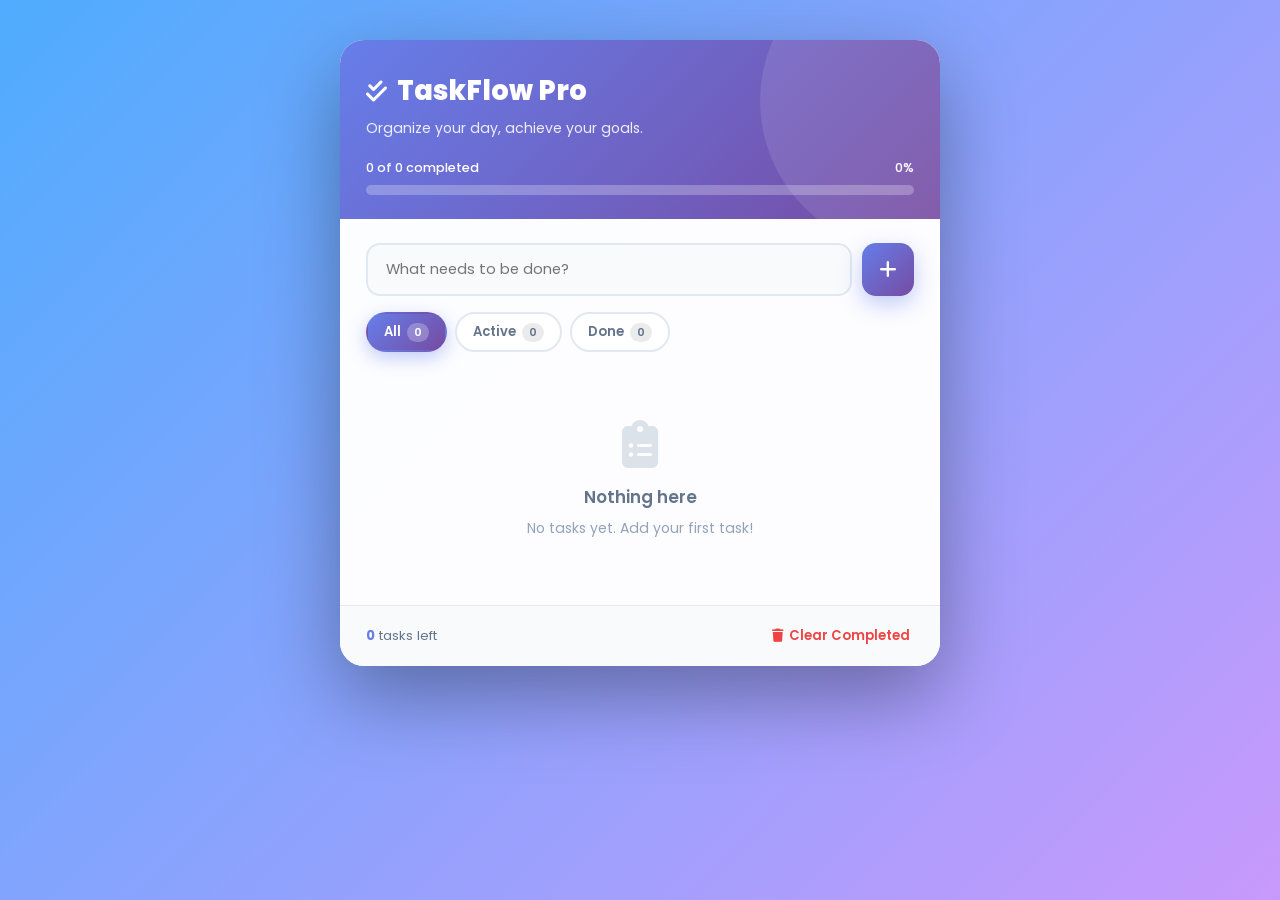
<file: to-do-app.html>
<!doctype html>
<html lang="en">
  <head>
    <meta charset="UTF-8" />
    <meta name="viewport" content="width=device-width, initial-scale=1.0" />
    <title>TaskFlow Pro | Smart To-Do App</title>
    <link
      href="https://fonts.googleapis.com/css2?family=Poppins:wght@300;400;500;600;700;800&display=swap"
      rel="stylesheet"
    />
    <link
      rel="stylesheet"
      href="https://cdnjs.cloudflare.com/ajax/libs/font-awesome/6.5.1/css/all.min.css"
    />
    <link rel="stylesheet" href="todo-style.css" />
  </head>
  <body>
    <div class="app">
      <div class="app-header">
        <div class="app-header-inner">
          <h1><i class="fas fa-check-double"></i> TaskFlow Pro</h1>
          <p>Organize your day, achieve your goals.</p>
          <div class="progress-box">
            <div class="progress-text">
              <span id="progressLabel">0 of 0 completed</span>
              <span id="progressPercent">0%</span>
            </div>
            <div class="progress-bar">
              <div class="progress-fill" id="progressFill"></div>
            </div>
          </div>
        </div>
      </div>

      <div class="input-area">
        <div class="input-box">
          <input
            type="text"
            id="taskInput"
            placeholder="What needs to be done?"
            maxlength="80"
            autocomplete="off"
          />
          <button id="addBtn" title="Add task" aria-label="Add task">
            <i class="fas fa-plus"></i>
          </button>
        </div>
      </div>

      <div class="filters">
        <button class="filter active" data-filter="all">
          All <span class="count" id="countAll">0</span>
        </button>
        <button class="filter" data-filter="active">
          Active <span class="count" id="countActive">0</span>
        </button>
        <button class="filter" data-filter="completed">
          Done <span class="count" id="countCompleted">0</span>
        </button>
      </div>

      <div class="tasks" id="taskList"></div>

      <div class="app-footer">
        <span id="taskCount"><strong>0</strong> tasks left</span>
        <button class="clear-btn" id="clearBtn">
          <i class="fas fa-trash"></i> Clear Completed
        </button>
      </div>
    </div>

    <script src="todo-script.js"></script>
  </body>
</html>
</file>
<file: fortfolio-style.css>
* {
  margin: 0;
  padding: 0;
  box-sizing: border-box;
}
html {
  scroll-behavior: smooth;
}
body {
  font-family: "Poppins", sans-serif;
  background: #0f172a;
  color: #e2e8f0;
  line-height: 1.6;
  overflow-x: hidden;
}
.container {
  width: 90%;
  max-width: 1200px;
  margin: auto;
}
a {
  text-decoration: none;
  color: inherit;
}
img {
  max-width: 100%;
  display: block;
}

/* ===== NAVBAR ===== */
.navbar {
  position: fixed;
  top: 0;
  width: 100%;
  z-index: 100;
  background: rgba(15, 23, 42, 0.9);
  backdrop-filter: blur(10px);
  border-bottom: 1px solid #1e293b;
  transition: box-shadow 0.3s;
}
.nav-inner {
  display: flex;
  justify-content: space-between;
  align-items: center;
  padding: 18px 0;
}
.logo {
  font-size: 1.5rem;
  font-weight: 700;
  color: #fff;
}
.logo span {
  color: #38bdf8;
}
.nav-links {
  display: flex;
  gap: 26px;
  list-style: none;
}
.nav-links a {
  font-weight: 500;
  font-size: 0.95rem;
  transition: color 0.3s;
}
.nav-links a:hover {
  color: #38bdf8;
}
.hamburger {
  display: none;
  font-size: 1.5rem;
  cursor: pointer;
}

/* ===== HERO ===== */
.hero {
  min-height: 100vh;
  display: flex;
  align-items: center;
  padding-top: 100px;
  position: relative;
}
.hero-inner {
  display: flex;
  align-items: center;
  justify-content: space-between;
  gap: 40px;
  flex-wrap: wrap;
}
.hero-text {
  flex: 1;
  min-width: 300px;
}
.greet {
  color: #38bdf8;
  font-weight: 500;
  margin-bottom: 8px;
  font-size: 1.1rem;
}
.wave {
  display: inline-block;
  animation: wave 2s infinite;
}
@keyframes wave {
  0%,
  100% {
    transform: rotate(0);
  }
  20% {
    transform: rotate(20deg);
  }
  40% {
    transform: rotate(-10deg);
  }
  60% {
    transform: rotate(20deg);
  }
  80% {
    transform: rotate(-10deg);
  }
}
.hero-text h1 {
  font-size: 3.8rem;
  font-weight: 800;
  color: #fff;
  line-height: 1.1;
}
.hero-text h2 {
  font-size: 1.8rem;
  font-weight: 500;
  color: #94a3b8;
  margin-bottom: 15px;
}
.tagline {
  max-width: 540px;
  margin-bottom: 25px;
  color: #cbd5e1;
}
.hero-btns {
  display: flex;
  gap: 15px;
  flex-wrap: wrap;
  margin-bottom: 25px;
}
.hero-social {
  display: flex;
  gap: 12px;
}
.hero-social a {
  width: 42px;
  height: 42px;
  border-radius: 50%;
  background: #1e293b;
  display: flex;
  align-items: center;
  justify-content: center;
  font-size: 1.1rem;
  color: #38bdf8;
  transition: all 0.3s;
  border: 1px solid #334155;
}
.hero-social a:hover {
  background: #38bdf8;
  color: #0f172a;
  transform: translateY(-3px);
}

.btn {
  display: inline-flex;
  align-items: center;
  gap: 8px;
  padding: 12px 26px;
  border-radius: 8px;
  font-weight: 500;
  transition: all 0.3s;
  cursor: pointer;
  border: none;
  font-family: inherit;
  font-size: 1rem;
}
.btn-primary {
  background: #38bdf8;
  color: #0f172a;
}
.btn-primary:hover {
  background: #0ea5e9;
  transform: translateY(-3px);
}
.btn-outline {
  border: 2px solid #38bdf8;
  color: #38bdf8;
  background: transparent;
}
.btn-outline:hover {
  background: #38bdf8;
  color: #0f172a;
}

.hero-img {
  flex: 1;
  display: flex;
  justify-content: center;
  min-width: 250px;
}
.avatar-img {
  width: 320px;
  height: 320px;
  border-radius: 50%;
  object-fit: cover;
  border: 5px solid #38bdf8;
  box-shadow: 0 0 70px rgba(56, 189, 248, 0.4);
  animation: float 3s ease-in-out infinite;
}
.avatar {
  width: 320px;
  height: 320px;
  border-radius: 50%;
  background: linear-gradient(135deg, #38bdf8, #6366f1);
  align-items: center;
  justify-content: center;
  font-size: 8rem;
  font-weight: 700;
  color: #fff;
  box-shadow: 0 0 70px rgba(56, 189, 248, 0.4);
  animation: float 3s ease-in-out infinite;
}

.avatar-img {
  width: 280px;
  height: 280px;
  border-radius: 50%;
  object-fit: cover;
  border: 5px solid #38bdf8;
  box-shadow: 0 0 60px rgba(56, 189, 248, 0.4);
  animation: float 3s ease-in-out infinite;
}

@keyframes float {
  0%,
  100% {
    transform: translateY(0);
  }
  50% {
    transform: translateY(-15px);
  }
}

.scroll-down {
  position: absolute;
  bottom: 30px;
  left: 50%;
  transform: translateX(-50%);
  color: #38bdf8;
  font-size: 1.5rem;
  animation: bounce 2s infinite;
}
@keyframes bounce {
  0%,
  100% {
    transform: translate(-50%, 0);
  }
  50% {
    transform: translate(-50%, 10px);
  }
}

/* ===== STATS ===== */
.stats {
  background: #1e293b;
  padding: 40px 0;
  border-top: 1px solid #334155;
  border-bottom: 1px solid #334155;
}
.stats-grid {
  display: grid;
  grid-template-columns: repeat(auto-fit, minmax(150px, 1fr));
  gap: 20px;
  text-align: center;
}
.stat h3 {
  font-size: 2.5rem;
  color: #38bdf8;
  font-weight: 700;
}
.stat p {
  color: #94a3b8;
  font-size: 0.95rem;
}

/* ===== SECTIONS ===== */
.section {
  padding: 90px 0;
}
.section-title {
  text-align: center;
  font-size: 2.3rem;
  margin-bottom: 12px;
  color: #fff;
  position: relative;
  font-weight: 700;
}
.section-title::after {
  content: "";
  display: block;
  width: 60px;
  height: 4px;
  background: #38bdf8;
  margin: 14px auto 0;
  border-radius: 2px;
}
.section-sub {
  text-align: center;
  color: #94a3b8;
  margin-bottom: 50px;
}

/* ===== ABOUT ===== */
.about-inner {
  display: grid;
  grid-template-columns: 1.5fr 1fr;
  gap: 50px;
  align-items: start;
}
.about-text h3 {
  font-size: 1.5rem;
  color: #fff;
  margin-bottom: 15px;
}
.about-text p {
  margin-bottom: 15px;
  color: #cbd5e1;
}
.about-points {
  list-style: none;
  display: grid;
  grid-template-columns: repeat(auto-fit, minmax(240px, 1fr));
  gap: 12px;
  margin: 20px 0;
}
.about-points li {
  background: #1e293b;
  padding: 12px 15px;
  border-radius: 10px;
  font-size: 0.9rem;
}
.about-points i {
  color: #38bdf8;
  margin-right: 10px;
}
.about-info {
  background: #1e293b;
  padding: 30px;
  border-radius: 12px;
  border: 1px solid #334155;
}
.info-item {
  display: flex;
  justify-content: space-between;
  padding: 12px 0;
  border-bottom: 1px solid #334155;
  font-size: 0.92rem;
}
.info-item:last-child {
  border-bottom: none;
}
.info-item span {
  color: #94a3b8;
}
.info-item strong {
  color: #fff;
  font-weight: 500;
  text-align: right;
}
.available {
  color: #43e97b !important;
}

/* ===== SKILLS ===== */
.skills-two-col {
  display: grid;
  grid-template-columns: 1.2fr 1fr;
  gap: 50px;
  align-items: start;
}
.skill-bar {
  margin-bottom: 20px;
}
.skill-bar-head {
  display: flex;
  justify-content: space-between;
  margin-bottom: 8px;
  font-size: 0.95rem;
}
.skill-bar-head span:first-child {
  color: #fff;
  font-weight: 500;
}
.skill-bar-head i {
  color: #38bdf8;
  margin-right: 6px;
}
.skill-bar-head span:last-child {
  color: #38bdf8;
  font-weight: 600;
}
.bar {
  width: 100%;
  height: 8px;
  background: #1e293b;
  border-radius: 5px;
  overflow: hidden;
}
.bar-fill {
  height: 100%;
  width: 0;
  background: linear-gradient(90deg, #38bdf8, #6366f1);
  border-radius: 5px;
  transition: width 1.5s ease;
}

.skills-cards {
  display: grid;
  grid-template-columns: repeat(auto-fit, minmax(100px, 1fr));
  gap: 15px;
}
.skill-card {
  background: #1e293b;
  padding: 22px 10px;
  border-radius: 12px;
  text-align: center;
  transition: all 0.3s;
  border: 1px solid #334155;
  display: flex;
  flex-direction: column;
  align-items: center;
  gap: 8px;
}
.skill-card:hover {
  transform: translateY(-8px);
  border-color: #38bdf8;
}
.skill-card i {
  font-size: 2rem;
}
.skill-card span {
  font-weight: 500;
  font-size: 0.85rem;
}

/* ===== SERVICES ===== */
.services-grid {
  display: grid;
  grid-template-columns: repeat(auto-fit, minmax(280px, 1fr));
  gap: 25px;
}
.service-card {
  background: #1e293b;
  padding: 30px;
  border-radius: 14px;
  border: 1px solid #334155;
  transition: all 0.3s;
}
.service-card:hover {
  transform: translateY(-8px);
  border-color: #38bdf8;
  box-shadow: 0 15px 30px rgba(0, 0, 0, 0.3);
}
.service-icon {
  width: 60px;
  height: 60px;
  border-radius: 12px;
  background: rgba(56, 189, 248, 0.15);
  color: #38bdf8;
  display: flex;
  align-items: center;
  justify-content: center;
  font-size: 1.6rem;
  margin-bottom: 18px;
}
.service-card h3 {
  color: #fff;
  margin-bottom: 10px;
  font-size: 1.2rem;
}
.service-card p {
  color: #94a3b8;
  font-size: 0.92rem;
}

/* ===== PROJECTS ===== */
.projects-grid {
  display: grid;
  grid-template-columns: repeat(auto-fit, minmax(280px, 1fr));
  gap: 25px;
}
.project-card {
  background: #1e293b;
  border-radius: 12px;
  overflow: hidden;
  border: 1px solid #334155;
  transition: all 0.3s;
}
.project-card:hover {
  transform: translateY(-8px);
  border-color: #38bdf8;
  box-shadow: 0 15px 30px rgba(0, 0, 0, 0.4);
}
.project-img {
  height: 160px;
  display: flex;
  align-items: center;
  justify-content: center;
  font-size: 3.5rem;
  color: #fff;
}
.project-info {
  padding: 20px;
}
.project-info h3 {
  color: #fff;
  margin-bottom: 8px;
  font-size: 1.1rem;
}
.project-info p {
  font-size: 0.88rem;
  color: #94a3b8;
  margin-bottom: 12px;
}
.tags {
  display: flex;
  gap: 8px;
  flex-wrap: wrap;
  margin-bottom: 15px;
}
.tags span {
  font-size: 0.72rem;
  background: #0f172a;
  color: #38bdf8;
  padding: 4px 10px;
  border-radius: 20px;
  border: 1px solid #38bdf8;
}
.project-links {
  display: flex;
  gap: 10px;
  flex-wrap: wrap;
}
.proj-btn {
  display: inline-flex;
  align-items: center;
  gap: 6px;
  padding: 8px 16px;
  font-size: 0.82rem;
  font-weight: 500;
  border-radius: 6px;
  background: #38bdf8;
  color: #0f172a;
  transition: all 0.3s;
}
.proj-btn:hover {
  background: #0ea5e9;
  transform: translateY(-2px);
}
.proj-btn-outline {
  background: transparent;
  border: 1px solid #38bdf8;
  color: #38bdf8;
}
.proj-btn-outline:hover {
  background: #38bdf8;
  color: #0f172a;
}

/* ===== EXPERIENCE / TIMELINE ===== */
.timeline {
  position: relative;
  max-width: 800px;
  margin: auto;
  padding-left: 30px;
}
.timeline::before {
  content: "";
  position: absolute;
  left: 8px;
  top: 0;
  bottom: 0;
  width: 2px;
  background: #334155;
}
.timeline-item {
  position: relative;
  margin-bottom: 35px;
}
.timeline-dot {
  position: absolute;
  left: -30px;
  top: 6px;
  width: 18px;
  height: 18px;
  border-radius: 50%;
  background: #38bdf8;
  border: 4px solid #0f172a;
  box-shadow: 0 0 0 3px rgba(56, 189, 248, 0.25);
}
.timeline-content {
  background: #1e293b;
  padding: 22px 25px;
  border-radius: 12px;
  border: 1px solid #334155;
}
.timeline-date {
  display: inline-block;
  font-size: 0.8rem;
  color: #38bdf8;
  background: rgba(56, 189, 248, 0.12);
  padding: 4px 12px;
  border-radius: 20px;
  margin-bottom: 10px;
  font-weight: 500;
}
.timeline-content h3 {
  color: #fff;
  font-size: 1.1rem;
  margin-bottom: 6px;
}
.timeline-content p {
  color: #94a3b8;
  font-size: 0.9rem;
}

/* ===== TESTIMONIALS ===== */
.testimonials-grid {
  display: grid;
  grid-template-columns: repeat(auto-fit, minmax(280px, 1fr));
  gap: 25px;
}
.testimonial-card {
  background: #1e293b;
  padding: 28px;
  border-radius: 14px;
  border: 1px solid #334155;
  transition: all 0.3s;
}
.testimonial-card:hover {
  transform: translateY(-6px);
  border-color: #38bdf8;
}
.stars {
  color: #fbbf24;
  margin-bottom: 14px;
  font-size: 0.9rem;
}
.testimonial-card p {
  color: #cbd5e1;
  font-style: italic;
  margin-bottom: 18px;
  font-size: 0.92rem;
}
.testimonial-author {
  display: flex;
  align-items: center;
  gap: 12px;
}
.author-avatar {
  width: 45px;
  height: 45px;
  border-radius: 50%;
  background: linear-gradient(135deg, #38bdf8, #6366f1);
  display: flex;
  align-items: center;
  justify-content: center;
  font-weight: 700;
  color: #fff;
}
.testimonial-author strong {
  color: #fff;
  font-size: 0.92rem;
}
.testimonial-author span {
  color: #94a3b8;
  font-size: 0.8rem;
}

/* ===== CTA ===== */
.cta {
  background: linear-gradient(135deg, #1e293b, #0f172a);
  padding: 70px 0;
  text-align: center;
  border-top: 1px solid #334155;
  border-bottom: 1px solid #334155;
}
.cta h2 {
  color: #fff;
  font-size: 2rem;
  margin-bottom: 10px;
}
.cta p {
  color: #94a3b8;
  margin-bottom: 25px;
}

/* ===== CONTACT ===== */
.contact-inner {
  display: grid;
  grid-template-columns: 1fr 1.3fr;
  gap: 40px;
  align-items: start;
}
.contact-info {
  display: flex;
  flex-direction: column;
  gap: 20px;
}
.contact-item {
  display: flex;
  gap: 15px;
  align-items: flex-start;
  background: #1e293b;
  padding: 18px;
  border-radius: 12px;
  border: 1px solid #334155;
  transition: all 0.3s;
}
.contact-item:hover {
  border-color: #38bdf8;
}
.contact-item i {
  font-size: 1.4rem;
  color: #38bdf8;
  margin-top: 5px;
}
.contact-item h4 {
  color: #fff;
  font-size: 0.95rem;
  margin-bottom: 3px;
}
.contact-item a,
.contact-item p {
  color: #94a3b8;
  font-size: 0.9rem;
}
.contact-item a:hover {
  color: #38bdf8;
}

.contact-form {
  background: #1e293b;
  padding: 30px;
  border-radius: 14px;
  border: 1px solid #334155;
  display: flex;
  flex-direction: column;
  gap: 15px;
}
.form-row {
  display: grid;
  grid-template-columns: 1fr 1fr;
  gap: 15px;
}
.contact-form input,
.contact-form textarea {
  width: 100%;
  padding: 12px 15px;
  border-radius: 8px;
  background: #0f172a;
  border: 1px solid #334155;
  color: #e2e8f0;
  font-family: inherit;
  font-size: 0.92rem;
  outline: none;
  transition: border 0.3s;
}
.contact-form input:focus,
.contact-form textarea:focus {
  border-color: #38bdf8;
}
.contact-form textarea {
  resize: vertical;
}
.contact-form button {
  align-self: flex-start;
}

/* ===== FOOTER ===== */
footer {
  background: #020617;
  padding: 50px 0 0;
  border-top: 1px solid #1e293b;
}
.footer-inner {
  display: grid;
  grid-template-columns: 1.5fr 1fr 1fr;
  gap: 40px;
  padding-bottom: 40px;
}
.footer-col p {
  color: #94a3b8;
  font-size: 0.9rem;
  margin: 12px 0 15px;
}
.footer-col h4 {
  color: #fff;
  margin-bottom: 15px;
  font-size: 1rem;
}
.footer-col ul {
  list-style: none;
}
.footer-col ul li {
  margin-bottom: 8px;
  color: #94a3b8;
  font-size: 0.9rem;
}
.footer-col ul li a:hover {
  color: #38bdf8;
}
.footer-social {
  display: flex;
  gap: 10px;
}
.footer-social a {
  width: 38px;
  height: 38px;
  border-radius: 50%;
  background: #1e293b;
  display: flex;
  align-items: center;
  justify-content: center;
  color: #38bdf8;
  transition: all 0.3s;
  font-size: 0.95rem;
}
.footer-social a:hover {
  background: #38bdf8;
  color: #0f172a;
}
.footer-bottom {
  border-top: 1px solid #1e293b;
  padding: 20px 0;
  text-align: center;
  color: #64748b;
  font-size: 0.85rem;
}

/* ===== BACK TO TOP ===== */
.back-to-top {
  position: fixed;
  bottom: 30px;
  right: 30px;
  width: 48px;
  height: 48px;
  border-radius: 50%;
  background: #38bdf8;
  color: #0f172a;
  display: flex;
  align-items: center;
  justify-content: center;
  font-size: 1.1rem;
  box-shadow: 0 8px 20px rgba(56, 189, 248, 0.4);
  opacity: 0;
  visibility: hidden;
  transition: all 0.3s;
  z-index: 99;
}
.back-to-top.show {
  opacity: 1;
  visibility: visible;
}
.back-to-top:hover {
  background: #0ea5e9;
  transform: translateY(-4px);
}

/* ===== RESPONSIVE ===== */
@media (max-width: 900px) {
  .about-inner,
  .skills-two-col,
  .contact-inner {
    grid-template-columns: 1fr;
    gap: 35px;
  }
  .footer-inner {
    grid-template-columns: 1fr 1fr;
  }
}
@media (max-width: 768px) {
  .hero-text h1 {
    font-size: 2.6rem;
  }
  .hero-text h2 {
    font-size: 1.3rem;
  }
  .avatar-img,
  .avatar {
    width: 220px;
    height: 220px;
    font-size: 5rem;
  }
  .nav-links {
    position: absolute;
    top: 70px;
    right: 0;
    background: #1e293b;
    flex-direction: column;
    width: 220px;
    padding: 20px;
    gap: 18px;
    transform: translateX(100%);
    transition: transform 0.3s;
    border-radius: 0 0 0 12px;
    border-left: 1px solid #334155;
  }
  .nav-links.active {
    transform: translateX(0);
  }
  .hamburger {
    display: block;
  }
  .section {
    padding: 70px 0;
  }
  .section-title {
    font-size: 1.9rem;
  }
  .form-row {
    grid-template-columns: 1fr;
  }
  .footer-inner {
    grid-template-columns: 1fr;
  }
  .back-to-top {
    bottom: 20px;
    right: 20px;
  }
}
</file>
<file: business-style.css>
* {
  margin: 0;
  padding: 0;
  box-sizing: border-box;
}
html {
  scroll-behavior: smooth;
  -webkit-text-size-adjust: 100%;
}
body {
  font-family: "Poppins", sans-serif;
  color: #1e293b;
  background: #fff;
  line-height: 1.6;
  overflow-x: hidden;
}
.container {
  width: 92%;
  max-width: 1180px;
  margin: 0 auto;
}
a {
  text-decoration: none;
  color: inherit;
}
img {
  max-width: 100%;
  display: block;
}

/* HEADER */
header {
  position: fixed;
  top: 0;
  left: 0;
  right: 0;
  width: 100%;
  background: rgba(255, 255, 255, 0.95);
  backdrop-filter: blur(14px);
  -webkit-backdrop-filter: blur(14px);
  box-shadow: 0 2px 20px rgba(0, 0, 0, 0.06);
  z-index: 1000;
  transition: all 0.3s;
}
header.scrolled {
  box-shadow: 0 4px 30px rgba(0, 0, 0, 0.1);
}
.nav {
  display: flex;
  justify-content: space-between;
  align-items: center;
  padding: 16px 0;
  position: relative;
}
.logo {
  font-size: 1.4rem;
  font-weight: 800;
  color: #1e3a8a;
  display: flex;
  align-items: center;
  gap: 8px;
}
.logo-icon {
  width: 38px;
  height: 38px;
  background: linear-gradient(135deg, #1e3a8a, #3b82f6);
  border-radius: 10px;
  display: flex;
  align-items: center;
  justify-content: center;
  color: #fff;
  font-size: 1rem;
  flex-shrink: 0;
}
.logo span {
  color: #f59e0b;
}
.nav ul {
  display: flex;
  gap: 32px;
  list-style: none;
  align-items: center;
}
.nav ul a {
  font-weight: 500;
  font-size: 0.95rem;
  position: relative;
  padding: 5px 0;
  transition: color 0.3s;
}
.nav ul a::after {
  content: "";
  position: absolute;
  bottom: 0;
  left: 0;
  width: 0;
  height: 2px;
  background: #f59e0b;
  transition: width 0.3s;
}
.nav ul a:hover {
  color: #f59e0b;
}
.nav ul a:hover::after {
  width: 100%;
}
.nav .cta {
  background: linear-gradient(135deg, #1e3a8a, #3b82f6);
  color: #fff;
  padding: 11px 24px;
  border-radius: 8px;
  font-weight: 600;
  transition: all 0.3s;
  box-shadow: 0 6px 18px rgba(30, 58, 138, 0.3);
  display: inline-flex;
  align-items: center;
  gap: 8px;
}
.nav .cta:hover {
  transform: translateY(-3px);
  box-shadow: 0 12px 28px rgba(30, 58, 138, 0.45);
}
.nav .cta::after {
  display: none;
}
.menu-toggle {
  display: none;
  font-size: 1.5rem;
  cursor: pointer;
  color: #1e3a8a;
  background: transparent;
  border: none;
  padding: 6px;
  line-height: 1;
}
.nav-overlay {
  position: fixed;
  inset: 0;
  background: rgba(0, 0, 0, 0.5);
  opacity: 0;
  visibility: hidden;
  transition: all 0.3s;
  z-index: 998;
}
.nav-overlay.active {
  opacity: 1;
  visibility: visible;
}

/* HERO */
.hero {
  min-height: 100vh;
  display: flex;
  align-items: center;
  padding: 110px 0 60px;
  background: linear-gradient(135deg, #eff6ff 0%, #f8fafc 50%, #fff 100%);
  position: relative;
  overflow: hidden;
}
.hero::before {
  content: "";
  position: absolute;
  top: -100px;
  right: -100px;
  width: 500px;
  height: 500px;
  border-radius: 50%;
  background: radial-gradient(
    circle,
    rgba(59, 130, 246, 0.15),
    transparent 70%
  );
  animation: blob 8s ease-in-out infinite;
  pointer-events: none;
}
.hero::after {
  content: "";
  position: absolute;
  bottom: -150px;
  left: -150px;
  width: 450px;
  height: 450px;
  border-radius: 50%;
  background: radial-gradient(
    circle,
    rgba(245, 158, 11, 0.15),
    transparent 70%
  );
  animation: blob 10s ease-in-out infinite reverse;
  pointer-events: none;
}
@keyframes blob {
  0%,
  100% {
    transform: translate(0, 0) scale(1);
  }
  33% {
    transform: translate(40px, -30px) scale(1.1);
  }
  66% {
    transform: translate(-30px, 30px) scale(0.9);
  }
}
.hero-inner {
  display: grid;
  grid-template-columns: 1.1fr 1fr;
  gap: 50px;
  align-items: center;
  position: relative;
  z-index: 2;
}
.hero-badge {
  display: inline-flex;
  align-items: center;
  gap: 8px;
  background: #fff;
  padding: 9px 18px;
  border-radius: 30px;
  font-size: 0.82rem;
  font-weight: 500;
  color: #1e3a8a;
  margin-bottom: 20px;
  box-shadow: 0 4px 15px rgba(0, 0, 0, 0.08);
  animation: fadeUp 0.8s ease;
}
.hero-badge i {
  color: #f59e0b;
}
.hero-text h1 {
  font-size: clamp(1.9rem, 5vw, 3.4rem);
  font-weight: 800;
  color: #0f172a;
  line-height: 1.15;
  margin-bottom: 20px;
  animation: fadeUp 0.8s ease 0.1s both;
  word-break: break-word;
}
.hero-text h1 .grad {
  background: linear-gradient(135deg, #1e3a8a, #3b82f6);
  -webkit-background-clip: text;
  -webkit-text-fill-color: transparent;
  background-clip: text;
}
.hero-text > p {
  font-size: clamp(0.95rem, 1.5vw, 1.08rem);
  color: #475569;
  margin-bottom: 28px;
  max-width: 520px;
  animation: fadeUp 0.8s ease 0.2s both;
}
.hero-btns {
  display: flex;
  gap: 14px;
  flex-wrap: wrap;
  animation: fadeUp 0.8s ease 0.3s both;
}
.btn {
  display: inline-flex;
  align-items: center;
  justify-content: center;
  gap: 9px;
  padding: 14px 28px;
  border-radius: 10px;
  font-weight: 600;
  transition: all 0.3s;
  font-size: 0.95rem;
  min-height: 48px;
  text-align: center;
}
.btn-primary {
  background: linear-gradient(135deg, #1e3a8a, #3b82f6);
  color: #fff;
  box-shadow: 0 8px 25px rgba(30, 58, 138, 0.35);
}
.btn-primary:hover {
  transform: translateY(-4px);
  box-shadow: 0 15px 35px rgba(30, 58, 138, 0.5);
}
.btn-outline {
  border: 2px solid #1e3a8a;
  color: #1e3a8a;
  background: #fff;
}
.btn-outline:hover {
  background: #1e3a8a;
  color: #fff;
  transform: translateY(-4px);
}
.hero-trust {
  display: flex;
  align-items: center;
  gap: 14px;
  margin-top: 32px;
  font-size: 0.85rem;
  color: #64748b;
  animation: fadeUp 0.8s ease 0.4s both;
  flex-wrap: wrap;
}
.avatars {
  display: flex;
}
.avatars span {
  width: 38px;
  height: 38px;
  border-radius: 50%;
  display: flex;
  align-items: center;
  justify-content: center;
  color: #fff;
  font-weight: 600;
  font-size: 0.8rem;
  border: 3px solid #fff;
  margin-left: -10px;
  transition: transform 0.3s;
}
.avatars span:first-child {
  margin-left: 0;
}
.avatars span:hover {
  transform: translateY(-5px) scale(1.1);
  z-index: 2;
}
.hero-graphic {
  position: relative;
  display: flex;
  justify-content: center;
  align-items: center;
  animation: fadeUp 0.8s ease 0.3s both;
  min-width: 0;
}
.graphic-card {
  background: #fff;
  border-radius: 20px;
  padding: 26px;
  box-shadow: 0 25px 60px rgba(30, 58, 138, 0.15);
  width: 100%;
  max-width: 380px;
  animation: floatCard 5s ease-in-out infinite;
}
@keyframes floatCard {
  0%,
  100% {
    transform: translateY(0) rotate(-1deg);
  }
  50% {
    transform: translateY(-18px) rotate(1deg);
  }
}
.graphic-card .head {
  display: flex;
  align-items: center;
  gap: 12px;
  margin-bottom: 18px;
}
.graphic-card .head .icon {
  width: 46px;
  height: 46px;
  border-radius: 12px;
  flex-shrink: 0;
  background: linear-gradient(135deg, #1e3a8a, #3b82f6);
  display: flex;
  align-items: center;
  justify-content: center;
  color: #fff;
  font-size: 1.15rem;
}
.graphic-card .head h4 {
  color: #0f172a;
  font-size: 1rem;
  margin-bottom: 2px;
}
.graphic-card .head span {
  color: #10b981;
  font-size: 0.75rem;
  font-weight: 500;
}
.chart-bar {
  display: flex;
  align-items: flex-end;
  gap: 8px;
  height: 110px;
  padding: 10px 0;
}
.chart-bar .bar {
  flex: 1;
  background: linear-gradient(180deg, #3b82f6, #1e3a8a);
  border-radius: 6px 6px 0 0;
  animation: growBar 1.5s ease forwards;
  transform-origin: bottom;
}
@keyframes growBar {
  from {
    transform: scaleY(0);
  }
  to {
    transform: scaleY(1);
  }
}
.chart-bar .bar:nth-child(1) {
  height: 40%;
  animation-delay: 0.2s;
}
.chart-bar .bar:nth-child(2) {
  height: 65%;
  animation-delay: 0.3s;
}
.chart-bar .bar:nth-child(3) {
  height: 50%;
  animation-delay: 0.4s;
}
.chart-bar .bar:nth-child(4) {
  height: 85%;
  animation-delay: 0.5s;
}
.chart-bar .bar:nth-child(5) {
  height: 70%;
  animation-delay: 0.6s;
}
.chart-bar .bar:nth-child(6) {
  height: 95%;
  animation-delay: 0.7s;
  background: linear-gradient(180deg, #f59e0b, #d97706);
}
.graphic-card .foot {
  display: flex;
  justify-content: space-between;
  margin-top: 10px;
  font-size: 0.75rem;
  color: #94a3b8;
}
.float-badge {
  position: absolute;
  background: #fff;
  padding: 10px 16px;
  border-radius: 12px;
  box-shadow: 0 15px 35px rgba(0, 0, 0, 0.12);
  font-size: 0.78rem;
  font-weight: 600;
  color: #0f172a;
  display: flex;
  align-items: center;
  gap: 8px;
  z-index: 3;
}
.float-badge i {
  color: #10b981;
}
.float-badge.b1 {
  top: 10px;
  left: -10px;
  animation: floatBadge 4s ease-in-out infinite;
}
.float-badge.b2 {
  bottom: 20px;
  right: -10px;
  animation: floatBadge 4s ease-in-out infinite 1s;
}
@keyframes floatBadge {
  0%,
  100% {
    transform: translateY(0);
  }
  50% {
    transform: translateY(-12px);
  }
}
@keyframes fadeUp {
  from {
    opacity: 0;
    transform: translateY(30px);
  }
  to {
    opacity: 1;
    transform: translateY(0);
  }
}

/* STATS */
.stats {
  background: linear-gradient(135deg, #1e3a8a, #1e40af);
  color: #fff;
  padding: 55px 0;
  position: relative;
  overflow: hidden;
}
.stats-grid {
  display: grid;
  grid-template-columns: repeat(auto-fit, minmax(140px, 1fr));
  gap: 24px;
  text-align: center;
  position: relative;
  z-index: 2;
}
.stat h3 {
  font-size: clamp(1.8rem, 3vw, 2.6rem);
  font-weight: 800;
  color: #fbbf24;
}
.stat p {
  font-size: 0.9rem;
  opacity: 0.9;
  margin-top: 4px;
}

/* SECTIONS */
.section {
  padding: 90px 0;
  position: relative;
}
.section-title {
  text-align: center;
  font-size: clamp(1.6rem, 3.5vw, 2.3rem);
  font-weight: 800;
  color: #0f172a;
  margin-bottom: 14px;
}
.section-title .grad {
  background: linear-gradient(135deg, #1e3a8a, #3b82f6);
  -webkit-background-clip: text;
  -webkit-text-fill-color: transparent;
  background-clip: text;
}
.section-sub {
  text-align: center;
  color: #64748b;
  margin-bottom: 50px;
  max-width: 600px;
  margin-left: auto;
  margin-right: auto;
  font-size: 0.95rem;
  padding: 0 10px;
}

/* SERVICES */
.services-grid {
  display: grid;
  grid-template-columns: repeat(auto-fit, minmax(260px, 1fr));
  gap: 26px;
}
.service {
  background: #fff;
  padding: 32px 26px;
  border-radius: 18px;
  position: relative;
  overflow: hidden;
  box-shadow: 0 5px 25px rgba(0, 0, 0, 0.06);
  transition: all 0.4s cubic-bezier(0.4, 0, 0.2, 1);
  border: 1px solid #e2e8f0;
}
.service::before {
  content: "";
  position: absolute;
  top: 0;
  left: 0;
  width: 100%;
  height: 4px;
  background: linear-gradient(90deg, #1e3a8a, #3b82f6);
  transform: scaleX(0);
  transform-origin: left;
  transition: transform 0.4s;
}
.service:hover::before {
  transform: scaleX(1);
}
.service:hover {
  transform: translateY(-10px);
  box-shadow: 0 25px 50px rgba(30, 58, 138, 0.15);
  border-color: transparent;
}
.service-icon {
  width: 64px;
  height: 64px;
  border-radius: 16px;
  background: linear-gradient(135deg, #eff6ff, #dbeafe);
  display: flex;
  align-items: center;
  justify-content: center;
  font-size: 1.6rem;
  color: #1e3a8a;
  margin-bottom: 20px;
  transition: all 0.4s;
}
.service:hover .service-icon {
  background: linear-gradient(135deg, #1e3a8a, #3b82f6);
  color: #fff;
  transform: rotate(-8deg) scale(1.08);
}
.service h3 {
  color: #0f172a;
  margin-bottom: 12px;
  font-size: 1.15rem;
}
.service p {
  color: #64748b;
  font-size: 0.9rem;
}

/* ABOUT */
.about {
  background: linear-gradient(180deg, #f8fafc, #fff);
}
.about-inner {
  display: grid;
  grid-template-columns: 1fr 1fr;
  gap: 50px;
  align-items: center;
}
.about-visual {
  position: relative;
}
.about-card {
  background: #fff;
  border-radius: 20px;
  padding: 30px;
  box-shadow: 0 20px 50px rgba(30, 58, 138, 0.12);
  position: relative;
  z-index: 2;
}
.about-card h4 {
  color: #0f172a;
  margin-bottom: 18px;
  font-size: 1.05rem;
}
.about-list {
  list-style: none;
}
.about-list li {
  display: flex;
  align-items: center;
  gap: 12px;
  padding: 11px 0;
  color: #475569;
  border-bottom: 1px solid #f1f5f9;
  font-size: 0.9rem;
  transition: all 0.3s;
}
.about-list li:last-child {
  border-bottom: none;
}
.about-list li:hover {
  padding-left: 8px;
  color: #1e3a8a;
}
.about-list i {
  width: 26px;
  height: 26px;
  border-radius: 50%;
  background: #dcfce7;
  color: #10b981;
  display: flex;
  align-items: center;
  justify-content: center;
  font-size: 0.7rem;
  flex-shrink: 0;
}
.about-shape {
  position: absolute;
  top: -25px;
  right: -25px;
  width: 140px;
  height: 140px;
  border-radius: 24px;
  background: linear-gradient(135deg, #f59e0b, #fbbf24);
  z-index: 1;
  opacity: 0.9;
  animation: rotateShape 12s linear infinite;
}
@keyframes rotateShape {
  to {
    transform: rotate(360deg);
  }
}
.about-text h2 {
  font-size: clamp(1.4rem, 3vw, 2rem);
  color: #0f172a;
  margin-bottom: 16px;
  font-weight: 800;
}
.about-text h2 .grad {
  background: linear-gradient(135deg, #1e3a8a, #3b82f6);
  -webkit-background-clip: text;
  -webkit-text-fill-color: transparent;
  background-clip: text;
}
.about-text p {
  color: #475569;
  margin-bottom: 14px;
  font-size: 0.95rem;
}
.about-mini-stats {
  display: grid;
  grid-template-columns: 1fr 1fr;
  gap: 16px;
  margin-top: 22px;
}
.mini-stat {
  background: #fff;
  padding: 18px;
  border-radius: 14px;
  box-shadow: 0 4px 20px rgba(0, 0, 0, 0.06);
  border-left: 4px solid #f59e0b;
  transition: all 0.3s;
}
.mini-stat:hover {
  transform: translateX(6px);
  box-shadow: 0 8px 25px rgba(245, 158, 11, 0.2);
}
.mini-stat h4 {
  color: #1e3a8a;
  font-size: 1.5rem;
  font-weight: 800;
}
.mini-stat p {
  font-size: 0.82rem;
  color: #64748b;
}

/* TESTIMONIALS */
.testi-section {
  background: linear-gradient(180deg, #fff, #f8fafc);
}
.testi-grid {
  display: grid;
  grid-template-columns: repeat(auto-fit, minmax(280px, 1fr));
  gap: 26px;
}
.testi {
  background: #fff;
  padding: 30px 26px;
  border-radius: 18px;
  box-shadow: 0 5px 25px rgba(0, 0, 0, 0.06);
  position: relative;
  transition: all 0.4s;
  border: 1px solid #e2e8f0;
}
.testi:hover {
  transform: translateY(-8px);
  box-shadow: 0 25px 50px rgba(30, 58, 138, 0.12);
}
.testi::before {
  content: '"';
  position: absolute;
  top: 12px;
  right: 20px;
  font-size: 4.5rem;
  color: #eff6ff;
  font-family: Georgia, serif;
  line-height: 1;
}
.testi .stars {
  color: #f59e0b;
  margin-bottom: 14px;
  font-size: 0.9rem;
}
.testi p {
  color: #475569;
  font-style: italic;
  margin-bottom: 20px;
  font-size: 0.92rem;
  position: relative;
  z-index: 2;
}
.testi-author {
  display: flex;
  align-items: center;
  gap: 12px;
}
.testi-author .av {
  width: 46px;
  height: 46px;
  border-radius: 50%;
  display: flex;
  align-items: center;
  justify-content: center;
  color: #fff;
  font-weight: 700;
  font-size: 0.95rem;
  flex-shrink: 0;
}
.testi-author strong {
  color: #0f172a;
  font-size: 0.92rem;
  display: block;
}
.testi-author span {
  color: #94a3b8;
  font-size: 0.8rem;
}

/* CTA */
.cta-band {
  background: linear-gradient(135deg, #1e3a8a, #3b82f6);
  color: #fff;
  text-align: center;
  padding: 80px 0;
  position: relative;
  overflow: hidden;
}
.cta-band::before {
  content: "";
  position: absolute;
  top: -50%;
  left: -20%;
  width: 400px;
  height: 400px;
  border-radius: 50%;
  background: rgba(255, 255, 255, 0.08);
  animation: blob 8s ease-in-out infinite;
}
.cta-band::after {
  content: "";
  position: absolute;
  bottom: -50%;
  right: -20%;
  width: 400px;
  height: 400px;
  border-radius: 50%;
  background: rgba(255, 255, 255, 0.08);
  animation: blob 10s ease-in-out infinite reverse;
}
.cta-band h2 {
  font-size: clamp(1.4rem, 3vw, 2.2rem);
  margin-bottom: 14px;
  position: relative;
  z-index: 2;
  font-weight: 800;
}
.cta-band p {
  margin-bottom: 30px;
  opacity: 0.95;
  position: relative;
  z-index: 2;
  font-size: 0.98rem;
}
.cta-band .btn-white {
  background: #fff;
  color: #1e3a8a;
  padding: 15px 34px;
  border-radius: 10px;
  font-weight: 700;
  position: relative;
  z-index: 2;
  display: inline-flex;
  align-items: center;
  gap: 9px;
  transition: all 0.3s;
  box-shadow: 0 10px 30px rgba(0, 0, 0, 0.2);
  min-height: 48px;
}
.cta-band .btn-white:hover {
  transform: translateY(-4px);
  box-shadow: 0 18px 40px rgba(0, 0, 0, 0.3);
  background: #fbbf24;
}

/* FOOTER */
footer {
  background: #0f172a;
  color: #94a3b8;
  padding: 60px 0 0;
}
.footer-grid {
  display: grid;
  grid-template-columns: 2fr 1fr 1fr 1fr;
  gap: 35px;
  padding-bottom: 45px;
}
.footer-col h4 {
  color: #fff;
  margin-bottom: 18px;
  font-size: 1rem;
}
.footer-col p {
  font-size: 0.88rem;
  margin-bottom: 14px;
  line-height: 1.7;
}
.footer-col ul {
  list-style: none;
}
.footer-col li {
  margin-bottom: 10px;
  font-size: 0.88rem;
}
.footer-col a {
  transition: all 0.3s;
  display: inline-block;
}
.footer-col a:hover {
  color: #f59e0b;
  transform: translateX(5px);
}
.footer-social {
  display: flex;
  gap: 10px;
  margin-top: 18px;
  flex-wrap: wrap;
}
.footer-social a {
  width: 40px;
  height: 40px;
  border-radius: 10px;
  background: #1e293b;
  display: flex;
  align-items: center;
  justify-content: center;
  color: #94a3b8;
  transition: all 0.3s;
}
.footer-social a:hover {
  background: linear-gradient(135deg, #1e3a8a, #3b82f6);
  color: #fff;
  transform: translateY(-4px);
}
.footer-bottom {
  border-top: 1px solid #1e293b;
  padding: 22px 0;
  text-align: center;
  font-size: 0.83rem;
}

/* REVEAL */
.reveal {
  opacity: 0;
  transform: translateY(50px);
  transition: all 0.8s cubic-bezier(0.4, 0, 0.2, 1);
}
.reveal.visible {
  opacity: 1;
  transform: translateY(0);
}
.reveal-delay-1 {
  transition-delay: 0.1s;
}
.reveal-delay-2 {
  transition-delay: 0.2s;
}

/* BACK TOP */
.back-top {
  position: fixed;
  bottom: 24px;
  right: 24px;
  width: 48px;
  height: 48px;
  border-radius: 50%;
  background: linear-gradient(135deg, #1e3a8a, #3b82f6);
  color: #fff;
  display: flex;
  align-items: center;
  justify-content: center;
  font-size: 1.1rem;
  cursor: pointer;
  opacity: 0;
  visibility: hidden;
  transition: all 0.3s;
  z-index: 99;
  box-shadow: 0 10px 30px rgba(30, 58, 138, 0.4);
  border: none;
}
.back-top.show {
  opacity: 1;
  visibility: visible;
}
.back-top:hover {
  transform: translateY(-5px);
}

/* ===== RESPONSIVE ===== */
@media (max-width: 992px) {
  .hero-inner,
  .about-inner {
    grid-template-columns: 1fr;
    gap: 40px;
  }
  .hero-graphic {
    order: -1;
  }
  .about-visual {
    order: -1;
  }
  .footer-grid {
    grid-template-columns: 1fr 1fr;
  }
}
@media (max-width: 768px) {
  .section {
    padding: 60px 0;
  }
  .section-sub {
    margin-bottom: 35px;
  }
  .menu-toggle {
    display: block;
    z-index: 1001;
    position: relative;
  }
  .nav ul {
    position: fixed;
    top: 0;
    right: 0;
    bottom: 0;
    width: min(80vw, 320px);
    background: #fff;
    flex-direction: column;
    gap: 0;
    padding: 90px 25px 25px;
    transform: translateX(100%);
    transition: transform 0.35s ease;
    box-shadow: -15px 0 40px rgba(0, 0, 0, 0.15);
    overflow-y: auto;
    z-index: 1000;
    align-items: stretch;
  }
  .nav ul.active {
    transform: translateX(0);
  }
  .nav ul li {
    width: 100%;
  }
  .nav ul a {
    display: block;
    padding: 14px 0;
    font-size: 1rem;
    border-bottom: 1px solid #f1f5f9;
  }
  .nav ul a::after {
    display: none;
  }
  .nav .cta {
    width: 100%;
    justify-content: center;
    margin-top: 12px;
  }
  .cta-band {
    padding: 60px 0;
  }
  .footer-grid {
    grid-template-columns: 1fr;
    gap: 28px;
  }
  .hero-trust {
    justify-content: flex-start;
  }
  .float-badge {
    display: none;
  }
}
@media (max-width: 480px) {
  .container {
    width: 94%;
  }
  .section {
    padding: 50px 0;
  }
  .hero {
    padding: 100px 0 50px;
    min-height: auto;
  }
  .hero-btns {
    flex-direction: column;
  }
  .hero-btns .btn {
    width: 100%;
  }
  .about-shape {
    width: 90px;
    height: 90px;
    top: -15px;
    right: -15px;
  }
  .about-mini-stats {
    grid-template-columns: 1fr;
  }
  .service {
    padding: 26px 22px;
  }
  .testi {
    padding: 24px 22px;
  }
  .graphic-card {
    padding: 22px;
  }
  .btn-white {
    width: 100%;
    justify-content: center;
  }
  .back-top {
    bottom: 18px;
    right: 18px;
    width: 44px;
    height: 44px;
  }
}
@media (max-width: 360px) {
  .container {
    width: 96%;
  }
  .logo {
    font-size: 1.2rem;
  }
  .logo-icon {
    width: 34px;
    height: 34px;
  }
  .about-card {
    padding: 22px;
  }
  .chart-bar {
    height: 90px;
    gap: 6px;
  }
  .nav ul {
    width: 88vw;
    padding: 85px 20px 20px;
  }
}
</file>
<file: e-commerce-style.css>
* {
  margin: 0;
  padding: 0;
  box-sizing: border-box;
}
html {
  scroll-behavior: smooth;
  -webkit-text-size-adjust: 100%;
}
body {
  font-family: "Poppins", sans-serif;
  background: #f8fafc;
  color: #1e293b;
  overflow-x: hidden;
  line-height: 1.6;
}
.container {
  width: 94%;
  max-width: 1280px;
  margin: 0 auto;
}
a {
  text-decoration: none;
  color: inherit;
}
img {
  max-width: 100%;
  display: block;
  height: auto;
}
button {
  font-family: inherit;
}

/* TOPBAR */
.topbar {
  background: linear-gradient(90deg, #0ea5e9, #6366f1);
  color: #fff;
  font-size: 0.8rem;
  padding: 9px 0;
  text-align: center;
  position: relative;
  overflow: hidden;
}
.topbar-inner {
  display: flex;
  justify-content: center;
  align-items: center;
  gap: 8px;
  padding: 0 10px;
}
.topbar i {
  animation: bellShake 2s infinite;
  display: inline-block;
  flex-shrink: 0;
}
@keyframes bellShake {
  0%,
  90%,
  100% {
    transform: rotate(0);
  }
  93% {
    transform: rotate(15deg);
  }
  96% {
    transform: rotate(-15deg);
  }
}

/* HEADER */
header {
  background: #fff;
  box-shadow: 0 2px 12px rgba(0, 0, 0, 0.06);
  position: sticky;
  top: 0;
  z-index: 100;
  transition: all 0.3s;
}
header.scrolled {
  box-shadow: 0 4px 25px rgba(0, 0, 0, 0.12);
}
.nav {
  display: flex;
  justify-content: space-between;
  align-items: center;
  padding: 14px 0;
  gap: 18px;
  flex-wrap: wrap;
}
.logo {
  font-size: 1.5rem;
  font-weight: 800;
  color: #0ea5e9;
  display: flex;
  align-items: center;
  gap: 8px;
  transition: transform 0.3s;
  flex-shrink: 0;
}
.logo:hover {
  transform: scale(1.05);
}
.logo-icon {
  width: 40px;
  height: 40px;
  border-radius: 12px;
  background: linear-gradient(135deg, #0ea5e9, #6366f1);
  display: flex;
  align-items: center;
  justify-content: center;
  color: #fff;
  font-size: 1.05rem;
  flex-shrink: 0;
  box-shadow: 0 6px 20px rgba(14, 165, 233, 0.4);
  transition: all 0.3s;
}
.logo:hover .logo-icon {
  transform: rotate(-10deg);
}
.search-box {
  flex: 1;
  min-width: 180px;
  max-width: 550px;
  position: relative;
  order: 3;
}
.search-box input {
  width: 100%;
  padding: 12px 44px 12px 18px;
  border-radius: 30px;
  border: 2px solid #e2e8f0;
  background: #f1f5f9;
  font-family: inherit;
  font-size: 0.9rem;
  outline: none;
  transition: all 0.3s;
}
.search-box input:focus {
  border-color: #0ea5e9;
  background: #fff;
  box-shadow: 0 0 0 4px rgba(14, 165, 233, 0.1);
}
.search-box i {
  position: absolute;
  right: 18px;
  top: 50%;
  transform: translateY(-50%);
  color: #94a3b8;
  pointer-events: none;
}
.nav-icons {
  display: flex;
  gap: 18px;
  align-items: center;
  flex-shrink: 0;
}
.nav-icons a {
  position: relative;
  font-size: 1.2rem;
  color: #475569;
  transition: all 0.3s;
  padding: 4px;
}
.nav-icons a:hover {
  color: #0ea5e9;
  transform: translateY(-2px);
}
.cart-count {
  position: absolute;
  top: -8px;
  right: -10px;
  background: linear-gradient(135deg, #ef4444, #f97316);
  color: #fff;
  font-size: 0.62rem;
  min-width: 20px;
  height: 20px;
  border-radius: 50%;
  display: flex;
  align-items: center;
  justify-content: center;
  font-weight: 700;
  transition: transform 0.3s;
  padding: 0 4px;
}
.cart-count.bump {
  animation: bump 0.4s ease;
}
@keyframes bump {
  0%,
  100% {
    transform: scale(1);
  }
  50% {
    transform: scale(1.4);
  }
}

/* HERO */
.hero {
  background: linear-gradient(135deg, #0ea5e9 0%, #6366f1 100%);
  color: #fff;
  padding: 70px 0;
  position: relative;
  overflow: hidden;
}
.hero::before {
  content: "";
  position: absolute;
  top: -100px;
  right: -100px;
  width: 400px;
  height: 400px;
  border-radius: 50%;
  background: rgba(255, 255, 255, 0.1);
  animation: blob 8s ease-in-out infinite;
  pointer-events: none;
}
.hero::after {
  content: "";
  position: absolute;
  bottom: -150px;
  left: -100px;
  width: 350px;
  height: 350px;
  border-radius: 50%;
  background: rgba(255, 255, 255, 0.08);
  animation: blob 10s ease-in-out infinite reverse;
  pointer-events: none;
}
@keyframes blob {
  0%,
  100% {
    transform: translate(0, 0) scale(1);
  }
  50% {
    transform: translate(-40px, 40px) scale(1.15);
  }
}
.hero-inner {
  display: grid;
  grid-template-columns: 1.2fr 1fr;
  gap: 50px;
  align-items: center;
  position: relative;
  z-index: 2;
}
.hero-text .tag {
  display: inline-block;
  background: rgba(255, 255, 255, 0.2);
  padding: 8px 20px;
  border-radius: 30px;
  font-size: 0.8rem;
  margin-bottom: 18px;
  backdrop-filter: blur(10px);
  animation: fadeUp 0.7s ease;
}
.hero-text h1 {
  font-size: clamp(1.8rem, 4.5vw, 3.2rem);
  font-weight: 800;
  line-height: 1.15;
  margin-bottom: 18px;
  animation: fadeUp 0.7s ease 0.1s both;
  word-break: break-word;
}
.hero-text p {
  font-size: clamp(0.92rem, 1.5vw, 1.05rem);
  opacity: 0.95;
  margin-bottom: 26px;
  max-width: 500px;
  animation: fadeUp 0.7s ease 0.2s both;
}
.hero-btns {
  display: flex;
  gap: 14px;
  flex-wrap: wrap;
  animation: fadeUp 0.7s ease 0.3s both;
}
.hero-btn {
  display: inline-flex;
  align-items: center;
  justify-content: center;
  gap: 9px;
  padding: 14px 30px;
  border-radius: 30px;
  font-weight: 600;
  transition: all 0.3s;
  font-size: 0.92rem;
  min-height: 48px;
}
.hero-btn-white {
  background: #fff;
  color: #0ea5e9;
  box-shadow: 0 10px 30px rgba(0, 0, 0, 0.2);
}
.hero-btn-white:hover {
  transform: translateY(-4px);
  box-shadow: 0 15px 40px rgba(0, 0, 0, 0.3);
}
.hero-btn-ghost {
  border: 2px solid rgba(255, 255, 255, 0.6);
  color: #fff;
}
.hero-btn-ghost:hover {
  background: rgba(255, 255, 255, 0.15);
  border-color: #fff;
}
.hero-visual {
  display: flex;
  justify-content: center;
  animation: fadeUp 0.7s ease 0.3s both;
}
.circle {
  width: clamp(180px, 22vw, 320px);
  height: clamp(180px, 22vw, 320px);
  border-radius: 50%;
  background: radial-gradient(
    circle,
    rgba(255, 255, 255, 0.25),
    rgba(255, 255, 255, 0.05)
  );
  display: flex;
  align-items: center;
  justify-content: center;
  font-size: clamp(4rem, 8vw, 8rem);
  color: #fff;
  animation: floatHero 5s ease-in-out infinite;
  position: relative;
}
.circle::before {
  content: "";
  position: absolute;
  inset: -20px;
  border-radius: 50%;
  border: 2px dashed rgba(255, 255, 255, 0.3);
  animation: spinSlow 20s linear infinite;
}
.circle::after {
  content: "";
  position: absolute;
  inset: -40px;
  border-radius: 50%;
  border: 1px solid rgba(255, 255, 255, 0.15);
}
@keyframes floatHero {
  0%,
  100% {
    transform: translateY(0);
  }
  50% {
    transform: translateY(-20px);
  }
}
@keyframes spinSlow {
  to {
    transform: rotate(360deg);
  }
}
@keyframes fadeUp {
  from {
    opacity: 0;
    transform: translateY(30px);
  }
  to {
    opacity: 1;
    transform: translateY(0);
  }
}

/* FEATURES BAR */
.feat-bar {
  background: #fff;
  padding: 26px 0;
  box-shadow: 0 4px 15px rgba(0, 0, 0, 0.05);
}
.feat-bar-grid {
  display: grid;
  grid-template-columns: repeat(auto-fit, minmax(180px, 1fr));
  gap: 18px;
}
.feat-item {
  display: flex;
  align-items: center;
  gap: 12px;
  padding: 10px;
  transition: all 0.3s;
  border-radius: 12px;
}
.feat-item:hover {
  background: #f8fafc;
  transform: translateY(-3px);
}
.feat-item i {
  font-size: 1.4rem;
  color: #0ea5e9;
  flex-shrink: 0;
}
.feat-item h4 {
  font-size: 0.88rem;
  color: #1e293b;
}
.feat-item p {
  font-size: 0.75rem;
  color: #94a3b8;
}

/* SECTIONS */
.section {
  padding: 60px 0;
}
.section-head {
  display: flex;
  justify-content: space-between;
  align-items: center;
  margin-bottom: 30px;
  flex-wrap: wrap;
  gap: 15px;
}
.section-head h2 {
  font-size: clamp(1.4rem, 3vw, 1.9rem);
  font-weight: 700;
  color: #0f172a;
}
.section-head h2 span {
  color: #0ea5e9;
}
.filters {
  display: flex;
  gap: 8px;
  flex-wrap: wrap;
}
.filter-btn {
  padding: 8px 18px;
  border-radius: 30px;
  border: 2px solid #e2e8f0;
  background: #fff;
  font-family: inherit;
  font-size: 0.82rem;
  cursor: pointer;
  transition: all 0.3s;
  font-weight: 600;
  color: #64748b;
  min-height: 38px;
}
.filter-btn:hover {
  border-color: #0ea5e9;
  color: #0ea5e9;
}
.filter-btn.active {
  background: linear-gradient(135deg, #0ea5e9, #6366f1);
  color: #fff;
  border-color: transparent;
  box-shadow: 0 6px 20px rgba(14, 165, 233, 0.4);
}

/* PRODUCTS */
.products {
  display: grid;
  grid-template-columns: repeat(auto-fill, minmax(220px, 1fr));
  gap: 22px;
}
.product {
  background: #fff;
  border-radius: 18px;
  overflow: hidden;
  transition: all 0.4s cubic-bezier(0.4, 0, 0.2, 1);
  box-shadow: 0 4px 20px rgba(0, 0, 0, 0.06);
  position: relative;
  animation: fadeIn 0.5s ease;
  display: flex;
  flex-direction: column;
}
@keyframes fadeIn {
  from {
    opacity: 0;
    transform: scale(0.95);
  }
  to {
    opacity: 1;
    transform: scale(1);
  }
}
.product:hover {
  transform: translateY(-10px);
  box-shadow: 0 25px 50px rgba(14, 165, 233, 0.15);
}
.product-img {
  height: 200px;
  display: flex;
  align-items: center;
  justify-content: center;
  font-size: 4.5rem;
  color: #fff;
  position: relative;
  overflow: hidden;
}
.product-img::before {
  content: "";
  position: absolute;
  inset: 0;
  background: linear-gradient(
    45deg,
    transparent,
    rgba(255, 255, 255, 0.2),
    transparent
  );
  transform: translateX(-100%);
  transition: transform 0.6s;
}
.product:hover .product-img::before {
  transform: translateX(100%);
}
.product-img i {
  transition: transform 0.4s;
  position: relative;
  z-index: 2;
}
.product:hover .product-img i {
  transform: scale(1.15) rotate(-8deg);
}
.badge {
  position: absolute;
  top: 12px;
  left: 12px;
  background: linear-gradient(135deg, #ef4444, #f97316);
  color: #fff;
  padding: 4px 12px;
  border-radius: 20px;
  font-size: 0.68rem;
  font-weight: 700;
  z-index: 3;
  box-shadow: 0 4px 15px rgba(239, 68, 68, 0.4);
}
.wishlist {
  position: absolute;
  top: 12px;
  right: 12px;
  width: 36px;
  height: 36px;
  border-radius: 50%;
  background: rgba(255, 255, 255, 0.95);
  display: flex;
  align-items: center;
  justify-content: center;
  color: #94a3b8;
  cursor: pointer;
  transition: all 0.3s;
  z-index: 3;
  border: none;
  font-size: 0.9rem;
}
.wishlist:hover,
.wishlist.active {
  background: #ef4444;
  color: #fff;
  transform: scale(1.1);
}
.product-body {
  padding: 16px;
  display: flex;
  flex-direction: column;
  flex: 1;
}
.product-cat {
  font-size: 0.7rem;
  color: #0ea5e9;
  font-weight: 700;
  text-transform: uppercase;
  letter-spacing: 1px;
}
.product-body h3 {
  font-size: 1rem;
  margin: 6px 0 8px;
  color: #0f172a;
  font-weight: 600;
}
.rating {
  color: #f59e0b;
  font-size: 0.82rem;
  margin-bottom: 12px;
  display: flex;
  align-items: center;
  gap: 6px;
  flex-wrap: wrap;
}
.rating span {
  color: #94a3b8;
  font-size: 0.75rem;
}
.price-row {
  display: flex;
  justify-content: space-between;
  align-items: center;
  gap: 10px;
  margin-top: auto;
}
.price {
  font-size: 1.25rem;
  font-weight: 800;
  color: #0ea5e9;
}
.old-price {
  font-size: 0.82rem;
  color: #94a3b8;
  text-decoration: line-through;
  margin-left: 6px;
  font-weight: 500;
}
.add-btn {
  background: linear-gradient(135deg, #0ea5e9, #6366f1);
  color: #fff;
  border: none;
  width: 42px;
  height: 42px;
  border-radius: 50%;
  cursor: pointer;
  font-size: 0.95rem;
  transition: all 0.3s;
  box-shadow: 0 6px 20px rgba(14, 165, 233, 0.4);
  position: relative;
  overflow: hidden;
  flex-shrink: 0;
}
.add-btn:hover {
  transform: scale(1.12) rotate(90deg);
  box-shadow: 0 10px 30px rgba(14, 165, 233, 0.6);
}
.add-btn:active {
  transform: scale(0.95);
}

/* TOAST */
.toast {
  position: fixed;
  bottom: 24px;
  right: 24px;
  background: linear-gradient(135deg, #10b981, #059669);
  color: #fff;
  padding: 14px 22px;
  border-radius: 14px;
  box-shadow: 0 15px 40px rgba(16, 185, 129, 0.5);
  transform: translateX(200%);
  transition: transform 0.4s cubic-bezier(0.68, -0.55, 0.27, 1.55);
  z-index: 9999;
  display: flex;
  align-items: center;
  gap: 10px;
  font-weight: 500;
  max-width: calc(100vw - 32px);
  font-size: 0.88rem;
}
.toast.show {
  transform: translateX(0);
}
.toast i {
  font-size: 1.2rem;
  flex-shrink: 0;
}

/* NEWSLETTER */
.newsletter {
  background: linear-gradient(135deg, #0f172a, #1e293b);
  color: #fff;
  padding: 60px 0;
  text-align: center;
  position: relative;
  overflow: hidden;
}
.newsletter::before {
  content: "";
  position: absolute;
  top: -100px;
  right: -100px;
  width: 300px;
  height: 300px;
  border-radius: 50%;
  background: rgba(14, 165, 233, 0.15);
  animation: blob 8s ease-in-out infinite;
  pointer-events: none;
}
.newsletter h2 {
  font-size: clamp(1.4rem, 3vw, 2rem);
  margin-bottom: 12px;
  position: relative;
  z-index: 2;
}
.newsletter p {
  color: #94a3b8;
  margin-bottom: 26px;
  position: relative;
  z-index: 2;
  font-size: 0.95rem;
  padding: 0 10px;
}
.nl-form {
  display: flex;
  gap: 10px;
  max-width: 520px;
  margin: 0 auto;
  position: relative;
  z-index: 2;
  flex-wrap: wrap;
  justify-content: center;
  padding: 0 10px;
}
.nl-form input {
  flex: 1;
  min-width: 220px;
  padding: 14px 20px;
  border-radius: 12px;
  border: none;
  font-family: inherit;
  font-size: 0.9rem;
  outline: none;
}
.nl-form button {
  background: linear-gradient(135deg, #0ea5e9, #6366f1);
  color: #fff;
  border: none;
  padding: 14px 28px;
  border-radius: 12px;
  font-family: inherit;
  font-weight: 600;
  cursor: pointer;
  transition: all 0.3s;
  box-shadow: 0 8px 25px rgba(14, 165, 233, 0.4);
  min-height: 48px;
}
.nl-form button:hover {
  transform: translateY(-3px);
  box-shadow: 0 12px 35px rgba(14, 165, 233, 0.6);
}

/* FOOTER */
footer {
  background: #0f172a;
  color: #94a3b8;
  padding: 50px 0 0;
}
.footer-grid {
  display: grid;
  grid-template-columns: 2fr 1fr 1fr 1fr;
  gap: 35px;
  padding-bottom: 35px;
}
.footer-col h4 {
  color: #fff;
  margin-bottom: 16px;
  font-size: 0.95rem;
}
.footer-col p {
  font-size: 0.88rem;
  margin-bottom: 14px;
}
.footer-col ul {
  list-style: none;
}
.footer-col li {
  margin-bottom: 9px;
  font-size: 0.88rem;
}
.footer-col a {
  transition: all 0.3s;
}
.footer-col a:hover {
  color: #0ea5e9;
}
.socials {
  display: flex;
  gap: 10px;
  margin-top: 16px;
  flex-wrap: wrap;
}
.socials a {
  width: 38px;
  height: 38px;
  border-radius: 10px;
  background: #1e293b;
  display: flex;
  align-items: center;
  justify-content: center;
  transition: all 0.3s;
}
.socials a:hover {
  background: linear-gradient(135deg, #0ea5e9, #6366f1);
  color: #fff;
  transform: translateY(-4px);
}
.footer-bottom {
  border-top: 1px solid #1e293b;
  padding: 20px 0;
  text-align: center;
  font-size: 0.83rem;
}

/* REVEAL */
.reveal {
  opacity: 0;
  transform: translateY(40px);
  transition: all 0.7s cubic-bezier(0.4, 0, 0.2, 1);
}
.reveal.visible {
  opacity: 1;
  transform: translateY(0);
}

/* ===== RESPONSIVE ===== */
@media (max-width: 992px) {
  .hero-inner {
    grid-template-columns: 1fr;
    text-align: center;
    gap: 35px;
  }
  .hero-text p {
    margin-left: auto;
    margin-right: auto;
  }
  .hero-btns {
    justify-content: center;
  }
  .hero-visual {
    order: -1;
  }
  .footer-grid {
    grid-template-columns: 1fr 1fr;
    gap: 28px;
  }
  .search-box {
    order: 2;
    max-width: none;
    min-width: 100%;
  }
  .nav-icons {
    order: 1;
  }
}
@media (max-width: 768px) {
  .section {
    padding: 50px 0;
  }
  .products {
    grid-template-columns: repeat(auto-fill, minmax(170px, 1fr));
    gap: 16px;
  }
  .product-img {
    height: 160px;
    font-size: 3.5rem;
  }
  .product-body {
    padding: 14px;
  }
  .product-body h3 {
    font-size: 0.92rem;
  }
  .price {
    font-size: 1.1rem;
  }
  .add-btn {
    width: 38px;
    height: 38px;
    font-size: 0.85rem;
  }
  .nav {
    gap: 14px;
    padding: 12px 0;
  }
  .logo {
    font-size: 1.3rem;
  }
  .logo-icon {
    width: 36px;
    height: 36px;
  }
  .feat-item {
    padding: 8px;
  }
  .feat-item i {
    font-size: 1.2rem;
  }
  .feat-item h4 {
    font-size: 0.82rem;
  }
  .footer-grid {
    grid-template-columns: 1fr;
    gap: 24px;
  }
  .topbar {
    font-size: 0.75rem;
  }
}
@media (max-width: 480px) {
  .container {
    width: 94%;
  }
  .hero {
    padding: 50px 0;
  }
  .hero-btns {
    flex-direction: column;
  }
  .hero-btn {
    width: 100%;
  }
  .products {
    grid-template-columns: repeat(2, 1fr);
    gap: 12px;
  }
  .product-img {
    height: 140px;
    font-size: 3rem;
  }
  .product-body {
    padding: 12px;
  }
  .product-body h3 {
    font-size: 0.85rem;
    line-height: 1.3;
  }
  .product-cat {
    font-size: 0.65rem;
  }
  .rating {
    font-size: 0.72rem;
  }
  .price {
    font-size: 1rem;
  }
  .old-price {
    font-size: 0.72rem;
    margin-left: 4px;
  }
  .add-btn {
    width: 34px;
    height: 34px;
    font-size: 0.8rem;
  }
  .badge {
    font-size: 0.62rem;
    padding: 3px 9px;
  }
  .wishlist {
    width: 32px;
    height: 32px;
    font-size: 0.8rem;
  }
  .section-head h2 {
    font-size: 1.3rem;
  }
  .filter-btn {
    padding: 7px 14px;
    font-size: 0.78rem;
  }
  .nl-form {
    flex-direction: column;
  }
  .nl-form input,
  .nl-form button {
    width: 100%;
  }
  .toast {
    left: 16px;
    right: 16px;
    bottom: 16px;
    justify-content: center;
  }
  .topbar {
    font-size: 0.72rem;
    padding: 8px 6px;
  }
}
@media (max-width: 360px) {
  .container {
    width: 96%;
  }
  .products {
    gap: 10px;
  }
  .product-img {
    height: 120px;
    font-size: 2.5rem;
  }
  .product-body {
    padding: 10px;
  }
  .product-body h3 {
    font-size: 0.78rem;
  }
  .price {
    font-size: 0.92rem;
  }
  .logo {
    font-size: 1.15rem;
  }
  .logo-icon {
    width: 32px;
    height: 32px;
    font-size: 0.9rem;
  }
  .nav-icons {
    gap: 14px;
  }
  .nav-icons a {
    font-size: 1.05rem;
  }
}
</file>
<file: landing-style.css>
* {
  margin: 0;
  padding: 0;
  box-sizing: border-box;
}
html {
  scroll-behavior: smooth;
  -webkit-text-size-adjust: 100%;
}
body {
  font-family: "Poppins", sans-serif;
  background: #050818;
  color: #e2e8f0;
  overflow-x: hidden;
  line-height: 1.6;
}
.container {
  width: 92%;
  max-width: 1150px;
  margin: 0 auto;
}
a {
  text-decoration: none;
  color: inherit;
}
img {
  max-width: 100%;
  display: block;
  height: auto;
}
button {
  font-family: inherit;
}

/* ANIMATED BG */
.bg-anim {
  position: fixed;
  inset: 0;
  z-index: -1;
  overflow: hidden;
  pointer-events: none;
}
.bg-anim .blob {
  position: absolute;
  border-radius: 50%;
  filter: blur(80px);
  opacity: 0.35;
}
.bg-anim .b1 {
  width: 500px;
  height: 500px;
  background: #8b5cf6;
  top: -100px;
  left: -150px;
  animation: blob1 18s ease-in-out infinite;
}
.bg-anim .b2 {
  width: 450px;
  height: 450px;
  background: #3b82f6;
  bottom: -100px;
  right: -100px;
  animation: blob2 20s ease-in-out infinite;
}
.bg-anim .b3 {
  width: 350px;
  height: 350px;
  background: #ec4899;
  top: 40%;
  left: 40%;
  animation: blob3 22s ease-in-out infinite;
}
@keyframes blob1 {
  0%,
  100% {
    transform: translate(0, 0) scale(1);
  }
  33% {
    transform: translate(80px, 50px) scale(1.2);
  }
  66% {
    transform: translate(-50px, 80px) scale(0.9);
  }
}
@keyframes blob2 {
  0%,
  100% {
    transform: translate(0, 0) scale(1);
  }
  50% {
    transform: translate(-80px, -60px) scale(1.15);
  }
}
@keyframes blob3 {
  0%,
  100% {
    transform: translate(0, 0) scale(1);
  }
  50% {
    transform: translate(-60px, 60px) scale(1.1);
  }
}

/* NAV */
nav {
  position: fixed;
  top: 0;
  left: 0;
  right: 0;
  z-index: 1000;
  padding: 16px 0;
  background: rgba(5, 8, 24, 0.7);
  backdrop-filter: blur(16px);
  -webkit-backdrop-filter: blur(16px);
  border-bottom: 1px solid rgba(139, 92, 246, 0.1);
  transition: all 0.3s;
}
nav.scrolled {
  background: rgba(5, 8, 24, 0.95);
  box-shadow: 0 4px 30px rgba(0, 0, 0, 0.3);
}
.nav-inner {
  display: flex;
  justify-content: space-between;
  align-items: center;
  position: relative;
}
.logo {
  font-size: 1.4rem;
  font-weight: 800;
  color: #fff;
  display: flex;
  align-items: center;
  gap: 10px;
}
.logo-icon {
  width: 38px;
  height: 38px;
  border-radius: 10px;
  background: linear-gradient(135deg, #8b5cf6, #3b82f6);
  display: flex;
  align-items: center;
  justify-content: center;
  font-size: 1rem;
  color: #fff;
  flex-shrink: 0;
  box-shadow: 0 0 25px rgba(139, 92, 246, 0.6);
  animation: pulse 2s ease-in-out infinite;
}
@keyframes pulse {
  0%,
  100% {
    box-shadow: 0 0 25px rgba(139, 92, 246, 0.6);
  }
  50% {
    box-shadow: 0 0 45px rgba(139, 92, 246, 0.9);
  }
}
.nav-links {
  display: flex;
  gap: 32px;
  list-style: none;
  align-items: center;
}
.nav-links a {
  font-size: 0.95rem;
  font-weight: 500;
  transition: color 0.3s;
  padding: 6px 0;
  display: inline-block;
}
.nav-links a:hover {
  color: #a78bfa;
}
.nav-btn {
  background: linear-gradient(135deg, #8b5cf6, #3b82f6);
  color: #fff;
  padding: 11px 24px;
  border-radius: 9px;
  font-weight: 600;
  font-size: 0.9rem;
  transition: all 0.3s;
  box-shadow: 0 6px 20px rgba(139, 92, 246, 0.4);
  display: inline-flex;
  align-items: center;
  gap: 6px;
  min-height: 42px;
}
.nav-btn:hover {
  transform: translateY(-2px);
  box-shadow: 0 10px 30px rgba(139, 92, 246, 0.6);
}
.burger {
  display: none;
  font-size: 1.5rem;
  cursor: pointer;
  color: #fff;
  background: transparent;
  border: none;
  padding: 6px;
  line-height: 1;
}
.nav-overlay {
  position: fixed;
  inset: 0;
  background: rgba(0, 0, 0, 0.6);
  opacity: 0;
  visibility: hidden;
  transition: all 0.3s;
  z-index: 998;
}
.nav-overlay.active {
  opacity: 1;
  visibility: visible;
}

/* HERO */
.hero {
  min-height: 100vh;
  display: flex;
  align-items: center;
  padding: 120px 0 60px;
  position: relative;
}
.hero-inner {
  display: grid;
  grid-template-columns: 1.1fr 1fr;
  gap: 50px;
  align-items: center;
}
.badge {
  display: inline-flex;
  align-items: center;
  gap: 8px;
  background: rgba(139, 92, 246, 0.12);
  color: #c4b5fd;
  padding: 9px 18px;
  border-radius: 30px;
  font-size: 0.8rem;
  margin-bottom: 22px;
  border: 1px solid rgba(139, 92, 246, 0.3);
  animation: fadeUp 0.8s ease;
}
.badge span {
  width: 8px;
  height: 8px;
  border-radius: 50%;
  background: #8b5cf6;
  box-shadow: 0 0 10px #8b5cf6;
  animation: pulseDot 1.5s infinite;
  flex-shrink: 0;
}
@keyframes pulseDot {
  0%,
  100% {
    opacity: 1;
  }
  50% {
    opacity: 0.4;
  }
}
.hero-text h1 {
  font-size: clamp(1.9rem, 5vw, 3.6rem);
  font-weight: 900;
  line-height: 1.1;
  margin-bottom: 22px;
  animation: fadeUp 0.8s ease 0.1s both;
  word-break: break-word;
}
.hero-text h1 .grad {
  background: linear-gradient(135deg, #a78bfa, #60a5fa, #ec4899);
  -webkit-background-clip: text;
  -webkit-text-fill-color: transparent;
  background-clip: text;
  animation: gradientShift 4s ease-in-out infinite;
  background-size: 200% 200%;
}
@keyframes gradientShift {
  0%,
  100% {
    background-position: 0% 50%;
  }
  50% {
    background-position: 100% 50%;
  }
}
.hero-text > p {
  font-size: clamp(0.95rem, 1.5vw, 1.08rem);
  color: #94a3b8;
  margin-bottom: 30px;
  max-width: 500px;
  animation: fadeUp 0.8s ease 0.2s both;
}
.hero-btns {
  display: flex;
  gap: 14px;
  flex-wrap: wrap;
  animation: fadeUp 0.8s ease 0.3s both;
}
.btn-primary {
  display: inline-flex;
  align-items: center;
  justify-content: center;
  gap: 9px;
  padding: 14px 30px;
  border-radius: 11px;
  font-weight: 600;
  background: linear-gradient(135deg, #8b5cf6, #3b82f6);
  color: #fff;
  transition: all 0.3s;
  box-shadow: 0 10px 30px rgba(139, 92, 246, 0.4);
  position: relative;
  overflow: hidden;
  min-height: 48px;
  font-size: 0.95rem;
}
.btn-primary::before {
  content: "";
  position: absolute;
  top: 0;
  left: -100%;
  width: 100%;
  height: 100%;
  background: linear-gradient(
    90deg,
    transparent,
    rgba(255, 255, 255, 0.2),
    transparent
  );
  transition: left 0.5s;
}
.btn-primary:hover::before {
  left: 100%;
}
.btn-primary:hover {
  transform: translateY(-4px);
  box-shadow: 0 18px 40px rgba(139, 92, 246, 0.6);
}
.btn-ghost {
  display: inline-flex;
  align-items: center;
  justify-content: center;
  gap: 9px;
  padding: 14px 26px;
  border-radius: 11px;
  font-weight: 600;
  border: 1px solid rgba(139, 92, 246, 0.4);
  color: #c4b5fd;
  transition: all 0.3s;
  min-height: 48px;
  font-size: 0.95rem;
}
.btn-ghost:hover {
  background: rgba(139, 92, 246, 0.1);
  border-color: #8b5cf6;
  transform: translateY(-3px);
}
.hero-trust {
  display: flex;
  align-items: center;
  gap: 14px;
  margin-top: 32px;
  font-size: 0.85rem;
  color: #94a3b8;
  animation: fadeUp 0.8s ease 0.4s both;
  flex-wrap: wrap;
}
.avs {
  display: flex;
}
.avs span {
  width: 36px;
  height: 36px;
  border-radius: 50%;
  display: flex;
  align-items: center;
  justify-content: center;
  color: #fff;
  font-weight: 700;
  font-size: 0.8rem;
  border: 2px solid #050818;
  margin-left: -10px;
  transition: transform 0.3s;
  flex-shrink: 0;
}
.avs span:first-child {
  margin-left: 0;
}
.avs span:hover {
  transform: translateY(-4px) scale(1.15);
  z-index: 2;
}
.rating {
  color: #fbbf24;
}
@keyframes fadeUp {
  from {
    opacity: 0;
    transform: translateY(30px);
  }
  to {
    opacity: 1;
    transform: translateY(0);
  }
}

/* PHONE */
.phone-wrap {
  display: flex;
  justify-content: center;
  position: relative;
  animation: fadeUp 0.8s ease 0.3s both;
  min-width: 0;
}
.phone {
  width: min(280px, 75vw);
  height: min(570px, 150vw);
  max-height: 570px;
  background: linear-gradient(160deg, #1a1f3a, #0a0f2e);
  border-radius: 42px;
  border: 9px solid #1e2545;
  box-shadow:
    0 40px 100px rgba(139, 92, 246, 0.4),
    inset 0 0 20px rgba(139, 92, 246, 0.1);
  padding: 24px 20px;
  position: relative;
  animation: floatPhone 5s ease-in-out infinite;
  overflow: hidden;
}
@keyframes floatPhone {
  0%,
  100% {
    transform: translateY(0) rotate(-2deg);
  }
  50% {
    transform: translateY(-25px) rotate(2deg);
  }
}
.phone::before {
  content: "";
  position: absolute;
  top: -50%;
  left: -50%;
  width: 200%;
  height: 200%;
  background: linear-gradient(
    45deg,
    transparent,
    rgba(139, 92, 246, 0.15),
    transparent
  );
  animation: shine 4s linear infinite;
}
@keyframes shine {
  to {
    transform: rotate(360deg);
  }
}
.notch {
  position: absolute;
  top: 0;
  left: 50%;
  transform: translateX(-50%);
  width: 110px;
  height: 24px;
  background: #1e2545;
  border-radius: 0 0 16px 16px;
  z-index: 5;
}
.phone-content {
  position: relative;
  z-index: 2;
  margin-top: 30px;
}
.phone-content .greet {
  font-size: 0.75rem;
  color: #94a3b8;
}
.phone-content h3 {
  font-size: 1.1rem;
  color: #fff;
  margin-bottom: 20px;
  font-weight: 700;
}
.mini-card {
  background: linear-gradient(
    135deg,
    rgba(139, 92, 246, 0.2),
    rgba(59, 130, 246, 0.1)
  );
  border-radius: 14px;
  padding: 14px;
  margin-bottom: 12px;
  border: 1px solid rgba(139, 92, 246, 0.2);
  transition: all 0.3s;
}
.mini-card:hover {
  transform: translateX(5px);
  border-color: #8b5cf6;
}
.mini-card .row {
  display: flex;
  justify-content: space-between;
  align-items: center;
  margin-bottom: 8px;
}
.mini-card .row span {
  font-size: 0.7rem;
  color: #a78bfa;
  font-weight: 600;
}
.mini-card h4 {
  font-size: 0.88rem;
  color: #fff;
  margin-bottom: 6px;
}
.prog {
  height: 5px;
  background: rgba(255, 255, 255, 0.1);
  border-radius: 3px;
  overflow: hidden;
}
.prog div {
  height: 100%;
  background: linear-gradient(90deg, #8b5cf6, #3b82f6);
  border-radius: 3px;
  animation: fillBar 2s ease forwards;
}
@keyframes fillBar {
  from {
    width: 0 !important;
  }
}
.mini-card:nth-child(2) .prog div {
  width: 75%;
}
.mini-card:nth-child(3) .prog div {
  width: 45%;
}
.mini-card:nth-child(4) .prog div {
  width: 90%;
}
.floating {
  position: absolute;
  background: rgba(26, 31, 58, 0.95);
  backdrop-filter: blur(10px);
  padding: 10px 16px;
  border-radius: 14px;
  border: 1px solid rgba(139, 92, 246, 0.3);
  font-size: 0.78rem;
  font-weight: 600;
  color: #fff;
  display: flex;
  align-items: center;
  gap: 8px;
  box-shadow: 0 15px 40px rgba(0, 0, 0, 0.4);
  white-space: nowrap;
}
.floating i {
  color: #10b981;
}
.floating.f1 {
  top: 80px;
  left: -20px;
  animation: floatF1 5s ease-in-out infinite;
}
.floating.f2 {
  bottom: 100px;
  right: -20px;
  animation: floatF2 5s ease-in-out infinite 1s;
}
@keyframes floatF1 {
  0%,
  100% {
    transform: translate(0, 0);
  }
  50% {
    transform: translate(-15px, -15px);
  }
}
@keyframes floatF2 {
  0%,
  100% {
    transform: translate(0, 0);
  }
  50% {
    transform: translate(15px, 15px);
  }
}

/* SECTIONS */
.section {
  padding: 100px 0;
  position: relative;
}
.section-label {
  text-align: center;
  font-size: 0.8rem;
  color: #a78bfa;
  text-transform: uppercase;
  letter-spacing: 3px;
  font-weight: 600;
  margin-bottom: 14px;
}
.section-title {
  text-align: center;
  font-size: clamp(1.6rem, 3.5vw, 2.4rem);
  font-weight: 800;
  margin-bottom: 16px;
}
.section-title .grad {
  background: linear-gradient(135deg, #a78bfa, #60a5fa);
  -webkit-background-clip: text;
  -webkit-text-fill-color: transparent;
  background-clip: text;
}
.section-sub {
  text-align: center;
  color: #94a3b8;
  margin-bottom: 55px;
  max-width: 600px;
  margin-left: auto;
  margin-right: auto;
  font-size: 0.95rem;
  padding: 0 10px;
}

/* FEATURES */
.features-grid {
  display: grid;
  grid-template-columns: repeat(auto-fit, minmax(260px, 1fr));
  gap: 24px;
}
.feature {
  background: linear-gradient(
    160deg,
    rgba(30, 37, 69, 0.6),
    rgba(15, 20, 46, 0.4)
  );
  padding: 32px 26px;
  border-radius: 18px;
  border: 1px solid rgba(139, 92, 246, 0.12);
  transition: all 0.4s;
  position: relative;
  overflow: hidden;
}
.feature::before {
  content: "";
  position: absolute;
  top: 0;
  left: 0;
  right: 0;
  height: 1px;
  background: linear-gradient(90deg, transparent, #8b5cf6, transparent);
  opacity: 0;
  transition: opacity 0.4s;
}
.feature:hover::before {
  opacity: 1;
}
.feature:hover {
  border-color: rgba(139, 92, 246, 0.5);
  transform: translateY(-10px);
  box-shadow: 0 25px 60px rgba(139, 92, 246, 0.2);
}
.feature-icon {
  width: 62px;
  height: 62px;
  border-radius: 16px;
  background: linear-gradient(135deg, #8b5cf6, #3b82f6);
  display: flex;
  align-items: center;
  justify-content: center;
  font-size: 1.5rem;
  color: #fff;
  margin-bottom: 20px;
  transition: all 0.4s;
  box-shadow: 0 8px 25px rgba(139, 92, 246, 0.4);
}
.feature:hover .feature-icon {
  transform: rotate(-10deg) scale(1.1);
  box-shadow: 0 12px 35px rgba(139, 92, 246, 0.6);
}
.feature h3 {
  color: #fff;
  margin-bottom: 12px;
  font-size: 1.12rem;
}
.feature p {
  color: #94a3b8;
  font-size: 0.9rem;
}

/* HOW */
.how-grid {
  display: grid;
  grid-template-columns: repeat(auto-fit, minmax(220px, 1fr));
  gap: 35px;
  position: relative;
}
.how-grid::before {
  content: "";
  position: absolute;
  top: 40px;
  left: 20%;
  right: 20%;
  height: 2px;
  background: linear-gradient(90deg, transparent, #8b5cf6, transparent);
  z-index: 0;
}
.step {
  text-align: center;
  position: relative;
  z-index: 2;
}
.step-num {
  width: 80px;
  height: 80px;
  margin: 0 auto 22px;
  border-radius: 50%;
  background: linear-gradient(135deg, #8b5cf6, #3b82f6);
  display: flex;
  align-items: center;
  justify-content: center;
  font-size: 2rem;
  font-weight: 800;
  color: #fff;
  box-shadow: 0 10px 40px rgba(139, 92, 246, 0.5);
  transition: all 0.4s;
  position: relative;
}
.step-num::before {
  content: "";
  position: absolute;
  inset: -8px;
  border-radius: 50%;
  border: 2px solid rgba(139, 92, 246, 0.3);
  animation: ringPulse 2s ease-in-out infinite;
}
@keyframes ringPulse {
  0%,
  100% {
    transform: scale(1);
    opacity: 1;
  }
  50% {
    transform: scale(1.15);
    opacity: 0.5;
  }
}
.step:hover .step-num {
  transform: translateY(-8px) scale(1.08);
}
.step h3 {
  color: #fff;
  margin-bottom: 10px;
  font-size: 1.1rem;
}
.step p {
  color: #94a3b8;
  font-size: 0.9rem;
}

/* PRICING */
.pricing-grid {
  display: grid;
  grid-template-columns: repeat(auto-fit, minmax(270px, 1fr));
  gap: 26px;
}
.price-card {
  background: linear-gradient(
    160deg,
    rgba(30, 37, 69, 0.6),
    rgba(15, 20, 46, 0.4)
  );
  border-radius: 22px;
  padding: 36px 28px;
  border: 1px solid rgba(139, 92, 246, 0.15);
  text-align: center;
  transition: all 0.4s;
  position: relative;
}
.price-card:hover {
  transform: translateY(-10px);
  border-color: #8b5cf6;
  box-shadow: 0 30px 70px rgba(139, 92, 246, 0.25);
}
.price-card.popular {
  border-color: #8b5cf6;
  transform: scale(1.04);
  background: linear-gradient(
    160deg,
    rgba(139, 92, 246, 0.15),
    rgba(59, 130, 246, 0.08)
  );
  box-shadow: 0 20px 60px rgba(139, 92, 246, 0.3);
}
.price-card.popular:hover {
  transform: scale(1.04) translateY(-10px);
}
.pop-badge {
  position: absolute;
  top: -14px;
  left: 50%;
  transform: translateX(-50%);
  background: linear-gradient(135deg, #8b5cf6, #3b82f6);
  color: #fff;
  font-size: 0.7rem;
  padding: 6px 20px;
  border-radius: 20px;
  font-weight: 700;
  letter-spacing: 1px;
  box-shadow: 0 6px 20px rgba(139, 92, 246, 0.5);
  animation: pulseBadge 2s ease-in-out infinite;
  white-space: nowrap;
}
@keyframes pulseBadge {
  0%,
  100% {
    box-shadow: 0 6px 20px rgba(139, 92, 246, 0.5);
  }
  50% {
    box-shadow: 0 6px 35px rgba(139, 92, 246, 0.9);
  }
}
.price-card h3 {
  color: #fff;
  margin-bottom: 10px;
  font-size: 1.25rem;
}
.price-card .desc {
  color: #94a3b8;
  font-size: 0.85rem;
  margin-bottom: 18px;
}
.price {
  font-size: clamp(2.5rem, 5vw, 3.5rem);
  font-weight: 900;
  line-height: 1;
  background: linear-gradient(135deg, #a78bfa, #60a5fa);
  -webkit-background-clip: text;
  -webkit-text-fill-color: transparent;
  background-clip: text;
  margin: 15px 0 5px;
}
.price span {
  font-size: 1rem;
  color: #94a3b8;
  -webkit-text-fill-color: #94a3b8;
  font-weight: 500;
}
.price-card ul {
  list-style: none;
  margin: 22px 0;
  text-align: left;
}
.price-card ul li {
  color: #cbd5e1;
  padding: 9px 0;
  font-size: 0.88rem;
  display: flex;
  align-items: center;
  gap: 10px;
  border-bottom: 1px solid rgba(139, 92, 246, 0.1);
}
.price-card ul li:last-child {
  border-bottom: none;
}
.price-card ul li i {
  color: #10b981;
  font-size: 0.8rem;
  flex-shrink: 0;
}
.price-btn {
  display: block;
  padding: 14px;
  border-radius: 11px;
  font-weight: 600;
  transition: all 0.3s;
  margin-top: 8px;
  text-align: center;
}
.price-btn-primary {
  background: linear-gradient(135deg, #8b5cf6, #3b82f6);
  color: #fff;
  box-shadow: 0 10px 30px rgba(139, 92, 246, 0.4);
}
.price-btn-primary:hover {
  transform: translateY(-3px);
  box-shadow: 0 15px 40px rgba(139, 92, 246, 0.6);
}
.price-btn-outline {
  border: 1px solid rgba(139, 92, 246, 0.5);
  color: #c4b5fd;
}
.price-btn-outline:hover {
  background: rgba(139, 92, 246, 0.15);
  border-color: #8b5cf6;
}

/* FINAL CTA */
.final-cta {
  text-align: center;
  padding: 80px 30px;
  border-radius: 30px;
  margin: 60px auto;
  max-width: 1000px;
  position: relative;
  overflow: hidden;
  background: linear-gradient(
    135deg,
    rgba(139, 92, 246, 0.2),
    rgba(59, 130, 246, 0.15)
  );
  border: 1px solid rgba(139, 92, 246, 0.3);
}
.final-cta::before {
  content: "";
  position: absolute;
  top: -50%;
  left: -50%;
  width: 200%;
  height: 200%;
  background: conic-gradient(
    from 0deg,
    transparent,
    rgba(139, 92, 246, 0.2),
    transparent 30%
  );
  animation: rotateConic 8s linear infinite;
  pointer-events: none;
}
@keyframes rotateConic {
  to {
    transform: rotate(360deg);
  }
}
.final-cta h2 {
  font-size: clamp(1.5rem, 3.5vw, 2.6rem);
  font-weight: 800;
  margin-bottom: 16px;
  position: relative;
  z-index: 2;
}
.final-cta h2 .grad {
  background: linear-gradient(135deg, #a78bfa, #60a5fa);
  -webkit-background-clip: text;
  -webkit-text-fill-color: transparent;
  background-clip: text;
}
.final-cta p {
  color: #94a3b8;
  margin-bottom: 32px;
  position: relative;
  z-index: 2;
  font-size: 0.98rem;
}
.final-cta .btn-primary {
  position: relative;
  z-index: 2;
}

footer {
  text-align: center;
  padding: 45px 0 25px;
  color: #64748b;
  font-size: 0.83rem;
  border-top: 1px solid rgba(139, 92, 246, 0.1);
}
footer .socials {
  display: flex;
  justify-content: center;
  gap: 12px;
  margin-bottom: 20px;
  flex-wrap: wrap;
}
footer .socials a {
  width: 42px;
  height: 42px;
  border-radius: 10px;
  background: rgba(139, 92, 246, 0.1);
  display: flex;
  align-items: center;
  justify-content: center;
  color: #a78bfa;
  transition: all 0.3s;
}
footer .socials a:hover {
  background: linear-gradient(135deg, #8b5cf6, #3b82f6);
  color: #fff;
  transform: translateY(-4px);
}

/* REVEAL */
.reveal {
  opacity: 0;
  transform: translateY(50px);
  transition: all 0.9s cubic-bezier(0.4, 0, 0.2, 1);
}
.reveal.visible {
  opacity: 1;
  transform: translateY(0);
}
.d1 {
  transition-delay: 0.1s;
}
.d2 {
  transition-delay: 0.2s;
}
.d3 {
  transition-delay: 0.3s;
}

/* ===== RESPONSIVE ===== */
@media (max-width: 992px) {
  .hero-inner {
    grid-template-columns: 1fr;
    text-align: center;
    gap: 40px;
  }
  .hero-text > p {
    margin-left: auto;
    margin-right: auto;
  }
  .hero-btns,
  .hero-trust {
    justify-content: center;
  }
  .phone-wrap {
    order: -1;
  }
  .how-grid::before {
    display: none;
  }
}
@media (max-width: 768px) {
  .section {
    padding: 70px 0;
  }
  .burger {
    display: block;
    z-index: 1001;
    position: relative;
  }
  .nav-links {
    position: fixed;
    top: 0;
    right: 0;
    bottom: 0;
    width: min(80vw, 300px);
    background: rgba(5, 8, 24, 0.98);
    backdrop-filter: blur(16px);
    flex-direction: column;
    gap: 0;
    padding: 90px 25px 25px;
    transform: translateX(100%);
    transition: transform 0.35s ease;
    border-left: 1px solid rgba(139, 92, 246, 0.2);
    box-shadow: -15px 0 40px rgba(0, 0, 0, 0.5);
    overflow-y: auto;
    z-index: 1000;
    align-items: stretch;
  }
  .nav-links.active {
    transform: translateX(0);
  }
  .nav-links li {
    width: 100%;
  }
  .nav-links a {
    display: block;
    padding: 14px 0;
    font-size: 1rem;
    border-bottom: 1px solid rgba(139, 92, 246, 0.1);
  }
  .nav-btn {
    width: 100%;
    justify-content: center;
    margin-top: 12px;
  }
  .section-sub {
    margin-bottom: 40px;
  }
  .final-cta {
    padding: 60px 22px;
    margin: 40px 12px;
  }
  .price-card.popular {
    transform: scale(1);
  }
  .price-card.popular:hover {
    transform: translateY(-10px);
  }
  .floating {
    display: none;
  }
}
@media (max-width: 480px) {
  .container {
    width: 94%;
  }
  .hero {
    padding: 100px 0 50px;
    min-height: auto;
  }
  .hero-btns {
    flex-direction: column;
  }
  .hero-btns .btn-primary,
  .hero-btns .btn-ghost {
    width: 100%;
  }
  .feature {
    padding: 26px 22px;
  }
  .price-card {
    padding: 30px 22px;
  }
  .step-num {
    width: 70px;
    height: 70px;
    font-size: 1.7rem;
  }
  .phone {
    padding: 20px 16px;
  }
  .final-cta .btn-primary {
    width: 100%;
  }
}
@media (max-width: 360px) {
  .container {
    width: 96%;
  }
  .logo {
    font-size: 1.15rem;
    gap: 6px;
  }
  .logo-icon {
    width: 32px;
    height: 32px;
    font-size: 0.9rem;
  }
  .nav-links {
    width: 88vw;
    padding: 85px 20px 20px;
  }
  .badge {
    font-size: 0.72rem;
    padding: 7px 14px;
  }
  .price-card {
    padding: 26px 18px;
  }
}
</file>
<file: restaurant-style.css>
* {
  margin: 0;
  padding: 0;
  box-sizing: border-box;
}
html {
  scroll-behavior: smooth;
  -webkit-text-size-adjust: 100%;
}
body {
  font-family: "Poppins", sans-serif;
  color: #1e293b;
  background: #fff;
  overflow-x: hidden;
  line-height: 1.6;
}
.container {
  width: 92%;
  max-width: 1200px;
  margin: 0 auto;
}
a {
  text-decoration: none;
  color: inherit;
}
img {
  max-width: 100%;
  display: block;
  height: auto;
}
button {
  font-family: inherit;
}
.serif {
  font-family: "Playfair Display", serif;
}

/* NAVBAR */
header {
  position: fixed;
  top: 0;
  left: 0;
  right: 0;
  width: 100%;
  z-index: 1000;
  background: rgba(15, 23, 42, 0.85);
  backdrop-filter: blur(12px);
  -webkit-backdrop-filter: blur(12px);
  border-bottom: 1px solid rgba(251, 191, 36, 0.15);
  transition: all 0.3s;
}
header.scrolled {
  background: rgba(15, 23, 42, 0.98);
  box-shadow: 0 4px 30px rgba(0, 0, 0, 0.4);
}
.nav {
  display: flex;
  justify-content: space-between;
  align-items: center;
  padding: 14px 0;
  position: relative;
}
.logo {
  font-size: 1.5rem;
  font-weight: 800;
  color: #fff;
  display: flex;
  align-items: center;
  gap: 10px;
  font-family: "Playfair Display", serif;
}
.logo-icon {
  width: 40px;
  height: 40px;
  border-radius: 50%;
  background: linear-gradient(135deg, #f59e0b, #d97706);
  display: flex;
  align-items: center;
  justify-content: center;
  color: #fff;
  font-size: 1rem;
  flex-shrink: 0;
  box-shadow: 0 0 25px rgba(245, 158, 11, 0.5);
  animation: glowPulse 2.5s ease-in-out infinite;
}
@keyframes glowPulse {
  0%,
  100% {
    box-shadow: 0 0 25px rgba(245, 158, 11, 0.5);
  }
  50% {
    box-shadow: 0 0 45px rgba(245, 158, 11, 0.9);
  }
}
.logo span {
  color: #f59e0b;
}
.nav-links {
  display: flex;
  gap: 30px;
  list-style: none;
  align-items: center;
}
.nav-links a {
  color: #e2e8f0;
  font-size: 0.92rem;
  font-weight: 500;
  transition: color 0.3s;
  padding: 6px 0;
  position: relative;
  display: inline-block;
}
.nav-links a::after {
  content: "";
  position: absolute;
  bottom: 0;
  left: 0;
  width: 0;
  height: 2px;
  background: #f59e0b;
  transition: width 0.3s;
}
.nav-links a:hover {
  color: #f59e0b;
}
.nav-links a:hover::after {
  width: 100%;
}
.nav .cta {
  background: linear-gradient(135deg, #f59e0b, #d97706);
  color: #fff;
  padding: 10px 22px;
  border-radius: 30px;
  font-weight: 600;
  font-size: 0.88rem;
  transition: all 0.3s;
  box-shadow: 0 6px 20px rgba(245, 158, 11, 0.4);
  display: inline-flex;
  align-items: center;
  gap: 6px;
  min-height: 42px;
}
.nav .cta:hover {
  transform: translateY(-3px);
  box-shadow: 0 10px 30px rgba(245, 158, 11, 0.6);
}
.nav .cta::after {
  display: none;
}
.menu-toggle {
  display: none;
  font-size: 1.5rem;
  cursor: pointer;
  color: #fff;
  background: transparent;
  border: none;
  padding: 6px;
  line-height: 1;
}
.nav-overlay {
  position: fixed;
  inset: 0;
  background: rgba(0, 0, 0, 0.6);
  opacity: 0;
  visibility: hidden;
  transition: all 0.3s;
  z-index: 998;
}
.nav-overlay.active {
  opacity: 1;
  visibility: visible;
}

/* HERO */
.hero {
  min-height: 100vh;
  display: flex;
  align-items: center;
  padding: 110px 0 60px;
  position: relative;
  overflow: hidden;
  background: linear-gradient(135deg, #0f172a 0%, #1e293b 100%);
  color: #fff;
}
.hero::before {
  content: "";
  position: absolute;
  top: -100px;
  right: -100px;
  width: 500px;
  height: 500px;
  border-radius: 50%;
  background: radial-gradient(circle, rgba(245, 158, 11, 0.2), transparent 70%);
  animation: blob 10s ease-in-out infinite;
  pointer-events: none;
}
.hero::after {
  content: "";
  position: absolute;
  bottom: -150px;
  left: -150px;
  width: 450px;
  height: 450px;
  border-radius: 50%;
  background: radial-gradient(circle, rgba(217, 119, 6, 0.15), transparent 70%);
  animation: blob 12s ease-in-out infinite reverse;
  pointer-events: none;
}
@keyframes blob {
  0%,
  100% {
    transform: translate(0, 0) scale(1);
  }
  50% {
    transform: translate(-40px, 40px) scale(1.15);
  }
}
.hero-inner {
  display: grid;
  grid-template-columns: 1.1fr 1fr;
  gap: 50px;
  align-items: center;
  position: relative;
  z-index: 2;
}
.hero-badge {
  display: inline-flex;
  align-items: center;
  gap: 8px;
  background: rgba(245, 158, 11, 0.15);
  color: #fbbf24;
  padding: 9px 18px;
  border-radius: 30px;
  font-size: 0.8rem;
  margin-bottom: 22px;
  border: 1px solid rgba(245, 158, 11, 0.3);
  animation: fadeUp 0.8s ease;
}
.hero-badge i {
  color: #f59e0b;
}
.hero-text h1 {
  font-size: clamp(2rem, 5.5vw, 3.8rem);
  font-weight: 800;
  line-height: 1.1;
  margin-bottom: 20px;
  font-family: "Playfair Display", serif;
  animation: fadeUp 0.8s ease 0.1s both;
  word-break: break-word;
}
.hero-text h1 .gold {
  background: linear-gradient(135deg, #fbbf24, #f59e0b);
  -webkit-background-clip: text;
  -webkit-text-fill-color: transparent;
  background-clip: text;
}
.hero-text > p {
  font-size: clamp(0.95rem, 1.5vw, 1.05rem);
  color: #cbd5e1;
  margin-bottom: 30px;
  max-width: 520px;
  animation: fadeUp 0.8s ease 0.2s both;
}
.hero-btns {
  display: flex;
  gap: 14px;
  flex-wrap: wrap;
  animation: fadeUp 0.8s ease 0.3s both;
}
.btn {
  display: inline-flex;
  align-items: center;
  justify-content: center;
  gap: 9px;
  padding: 14px 28px;
  border-radius: 30px;
  font-weight: 600;
  transition: all 0.3s;
  font-size: 0.92rem;
  min-height: 48px;
  text-align: center;
}
.btn-primary {
  background: linear-gradient(135deg, #f59e0b, #d97706);
  color: #fff;
  box-shadow: 0 8px 25px rgba(245, 158, 11, 0.4);
}
.btn-primary:hover {
  transform: translateY(-4px);
  box-shadow: 0 15px 35px rgba(245, 158, 11, 0.6);
}
.btn-outline {
  border: 2px solid rgba(245, 158, 11, 0.6);
  color: #fbbf24;
  background: transparent;
}
.btn-outline:hover {
  background: rgba(245, 158, 11, 0.15);
  border-color: #f59e0b;
  transform: translateY(-4px);
}
.hero-info {
  display: flex;
  align-items: center;
  gap: 20px;
  margin-top: 32px;
  animation: fadeUp 0.8s ease 0.4s both;
  flex-wrap: wrap;
}
.hero-info-item {
  display: flex;
  align-items: center;
  gap: 10px;
  color: #cbd5e1;
  font-size: 0.85rem;
}
.hero-info-item i {
  color: #f59e0b;
  font-size: 1.1rem;
}
@keyframes fadeUp {
  from {
    opacity: 0;
    transform: translateY(30px);
  }
  to {
    opacity: 1;
    transform: translateY(0);
  }
}
.hero-plate {
  display: flex;
  justify-content: center;
  align-items: center;
  position: relative;
  animation: fadeUp 0.8s ease 0.3s both;
  min-width: 0;
}
.plate {
  width: clamp(220px, 26vw, 340px);
  height: clamp(220px, 26vw, 340px);
  border-radius: 50%;
  background: radial-gradient(circle, #334155 0%, #1e293b 70%);
  display: flex;
  align-items: center;
  justify-content: center;
  font-size: clamp(5rem, 12vw, 10rem);
  color: #f59e0b;
  box-shadow:
    0 30px 80px rgba(0, 0, 0, 0.5),
    inset 0 0 40px rgba(0, 0, 0, 0.3);
  animation: floatPlate 6s ease-in-out infinite;
  position: relative;
  border: 3px solid rgba(245, 158, 11, 0.3);
}
@keyframes floatPlate {
  0%,
  100% {
    transform: translateY(0) rotate(-3deg);
  }
  50% {
    transform: translateY(-20px) rotate(3deg);
  }
}
.plate::before {
  content: "";
  position: absolute;
  inset: -15px;
  border-radius: 50%;
  border: 2px dashed rgba(245, 158, 11, 0.25);
  animation: spinSlow 30s linear infinite;
}
@keyframes spinSlow {
  to {
    transform: rotate(360deg);
  }
}
.plate::after {
  content: "";
  position: absolute;
  inset: -35px;
  border-radius: 50%;
  border: 1px solid rgba(245, 158, 11, 0.12);
}
.floating-tag {
  position: absolute;
  background: #1e293b;
  padding: 10px 16px;
  border-radius: 14px;
  border: 1px solid rgba(245, 158, 11, 0.3);
  font-size: 0.78rem;
  font-weight: 600;
  color: #fff;
  display: flex;
  align-items: center;
  gap: 8px;
  box-shadow: 0 15px 40px rgba(0, 0, 0, 0.4);
  white-space: nowrap;
  z-index: 3;
}
.floating-tag i {
  color: #f59e0b;
}
.floating-tag.t1 {
  top: 10px;
  left: -10px;
  animation: floatTag1 5s ease-in-out infinite;
}
.floating-tag.t2 {
  bottom: 15px;
  right: -10px;
  animation: floatTag2 5s ease-in-out infinite 1s;
}
@keyframes floatTag1 {
  0%,
  100% {
    transform: translate(0, 0);
  }
  50% {
    transform: translate(-15px, -15px);
  }
}
@keyframes floatTag2 {
  0%,
  100% {
    transform: translate(0, 0);
  }
  50% {
    transform: translate(15px, 15px);
  }
}

/* STATS */
.stats {
  background: #1e293b;
  padding: 50px 0;
  border-top: 1px solid #334155;
  border-bottom: 1px solid #334155;
}
.stats-grid {
  display: grid;
  grid-template-columns: repeat(auto-fit, minmax(140px, 1fr));
  gap: 24px;
  text-align: center;
}
.stat h3 {
  font-size: clamp(1.8rem, 3vw, 2.6rem);
  font-weight: 800;
  color: #fbbf24;
  font-family: "Playfair Display", serif;
}
.stat p {
  color: #94a3b8;
  font-size: 0.88rem;
  margin-top: 4px;
}

/* SECTIONS */
.section {
  padding: 90px 0;
  position: relative;
}
.section-label {
  text-align: center;
  font-size: 0.8rem;
  color: #f59e0b;
  text-transform: uppercase;
  letter-spacing: 3px;
  font-weight: 600;
  margin-bottom: 12px;
}
.section-title {
  text-align: center;
  font-size: clamp(1.6rem, 3.5vw, 2.4rem);
  font-weight: 800;
  color: #0f172a;
  margin-bottom: 14px;
  font-family: "Playfair Display", serif;
}
.section-title .gold {
  background: linear-gradient(135deg, #f59e0b, #d97706);
  -webkit-background-clip: text;
  -webkit-text-fill-color: transparent;
  background-clip: text;
}
.section-sub {
  text-align: center;
  color: #64748b;
  margin-bottom: 50px;
  max-width: 600px;
  margin-left: auto;
  margin-right: auto;
  font-size: 0.95rem;
  padding: 0 10px;
}

/* ABOUT */
.about-inner {
  display: grid;
  grid-template-columns: 1fr 1fr;
  gap: 50px;
  align-items: center;
}
.about-img {
  position: relative;
  display: flex;
  justify-content: center;
  align-items: center;
}
.about-img-box {
  width: 100%;
  max-width: 420px;
  aspect-ratio: 1/1;
  border-radius: 24px;
  background: linear-gradient(135deg, #f59e0b, #d97706);
  display: flex;
  align-items: center;
  justify-content: center;
  font-size: clamp(5rem, 12vw, 9rem);
  color: #fff;
  box-shadow: 0 25px 60px rgba(245, 158, 11, 0.35);
  position: relative;
  z-index: 2;
}
.about-img-box::before {
  content: "";
  position: absolute;
  inset: -15px;
  border-radius: 24px;
  border: 2px dashed rgba(245, 158, 11, 0.4);
  z-index: -1;
}
.about-badge {
  position: absolute;
  bottom: -15px;
  right: -15px;
  background: #fff;
  padding: 14px 22px;
  border-radius: 16px;
  box-shadow: 0 15px 40px rgba(0, 0, 0, 0.15);
  text-align: center;
  z-index: 3;
}
.about-badge h4 {
  color: #f59e0b;
  font-size: 1.6rem;
  font-weight: 800;
  font-family: "Playfair Display", serif;
}
.about-badge p {
  font-size: 0.75rem;
  color: #64748b;
}
.about-text h2 {
  font-size: clamp(1.4rem, 3vw, 2rem);
  color: #0f172a;
  margin-bottom: 16px;
  font-weight: 800;
  font-family: "Playfair Display", serif;
}
.about-text h2 .gold {
  background: linear-gradient(135deg, #f59e0b, #d97706);
  -webkit-background-clip: text;
  -webkit-text-fill-color: transparent;
  background-clip: text;
}
.about-text p {
  color: #475569;
  margin-bottom: 14px;
  font-size: 0.95rem;
}
.about-features {
  display: grid;
  grid-template-columns: 1fr 1fr;
  gap: 14px;
  margin-top: 22px;
}
.about-feature {
  display: flex;
  align-items: center;
  gap: 10px;
  background: #fef3c7;
  padding: 12px 14px;
  border-radius: 12px;
  font-size: 0.85rem;
  color: #78350f;
  font-weight: 500;
  transition: all 0.3s;
}
.about-feature:hover {
  transform: translateX(6px);
  background: #fde68a;
}
.about-feature i {
  color: #f59e0b;
  font-size: 1rem;
  flex-shrink: 0;
}

/* MENU */
.menu-section {
  background: linear-gradient(180deg, #f8fafc, #fff);
}
.menu-tabs {
  display: flex;
  justify-content: center;
  gap: 10px;
  flex-wrap: wrap;
  margin-bottom: 40px;
}
.menu-tab {
  padding: 10px 22px;
  border-radius: 30px;
  border: 2px solid #e2e8f0;
  background: #fff;
  font-family: inherit;
  font-size: 0.85rem;
  cursor: pointer;
  transition: all 0.3s;
  font-weight: 600;
  color: #64748b;
  min-height: 42px;
}
.menu-tab:hover {
  border-color: #f59e0b;
  color: #f59e0b;
}
.menu-tab.active {
  background: linear-gradient(135deg, #f59e0b, #d97706);
  color: #fff;
  border-color: transparent;
  box-shadow: 0 8px 25px rgba(245, 158, 11, 0.4);
}
.menu-grid {
  display: grid;
  grid-template-columns: repeat(auto-fill, minmax(280px, 1fr));
  gap: 24px;
}
.menu-item {
  background: #fff;
  border-radius: 18px;
  overflow: hidden;
  box-shadow: 0 5px 25px rgba(0, 0, 0, 0.06);
  transition: all 0.4s;
  border: 1px solid #e2e8f0;
  animation: fadeIn 0.5s ease;
  display: flex;
  flex-direction: column;
}
@keyframes fadeIn {
  from {
    opacity: 0;
    transform: scale(0.95);
  }
  to {
    opacity: 1;
    transform: scale(1);
  }
}
.menu-item:hover {
  transform: translateY(-10px);
  box-shadow: 0 25px 50px rgba(245, 158, 11, 0.15);
  border-color: transparent;
}
.menu-item-img {
  height: 180px;
  display: flex;
  align-items: center;
  justify-content: center;
  font-size: 4.5rem;
  color: #fff;
  position: relative;
}
.menu-item-img .badge {
  position: absolute;
  top: 12px;
  left: 12px;
  background: rgba(255, 255, 255, 0.95);
  color: #f59e0b;
  padding: 4px 12px;
  border-radius: 20px;
  font-size: 0.7rem;
  font-weight: 700;
}
.menu-item-body {
  padding: 18px;
  display: flex;
  flex-direction: column;
  flex: 1;
}
.menu-item-body h3 {
  color: #0f172a;
  font-size: 1.05rem;
  margin-bottom: 6px;
  font-weight: 600;
}
.menu-item-body p {
  color: #64748b;
  font-size: 0.85rem;
  margin-bottom: 14px;
  flex: 1;
  line-height: 1.5;
}
.menu-item-footer {
  display: flex;
  justify-content: space-between;
  align-items: center;
  gap: 10px;
}
.menu-price {
  font-size: 1.25rem;
  font-weight: 800;
  color: #f59e0b;
  font-family: "Playfair Display", serif;
}
.menu-rating {
  color: #f59e0b;
  font-size: 0.8rem;
  display: flex;
  align-items: center;
  gap: 4px;
}

/* CHEF */
.chef-section {
  background: #0f172a;
  color: #fff;
}
.chef-section .section-title {
  color: #fff;
}
.chef-section .section-sub {
  color: #94a3b8;
}
.chefs-grid {
  display: grid;
  grid-template-columns: repeat(auto-fit, minmax(220px, 1fr));
  gap: 28px;
}
.chef {
  text-align: center;
  transition: all 0.4s;
}
.chef:hover {
  transform: translateY(-10px);
}
.chef-img {
  width: 160px;
  height: 160px;
  margin: 0 auto 20px;
  border-radius: 50%;
  background: linear-gradient(135deg, #f59e0b, #d97706);
  display: flex;
  align-items: center;
  justify-content: center;
  font-size: 4rem;
  color: #fff;
  border: 4px solid rgba(245, 158, 11, 0.3);
  box-shadow: 0 15px 40px rgba(245, 158, 11, 0.3);
  transition: all 0.4s;
}
.chef:hover .chef-img {
  border-color: #f59e0b;
  box-shadow: 0 20px 50px rgba(245, 158, 11, 0.5);
}
.chef h3 {
  font-size: 1.1rem;
  margin-bottom: 4px;
  color: #fff;
  font-family: "Playfair Display", serif;
  font-weight: 700;
}
.chef p {
  color: #f59e0b;
  font-size: 0.82rem;
  margin-bottom: 12px;
}
.chef-social {
  display: flex;
  justify-content: center;
  gap: 8px;
}
.chef-social a {
  width: 34px;
  height: 34px;
  border-radius: 50%;
  background: rgba(245, 158, 11, 0.15);
  display: flex;
  align-items: center;
  justify-content: center;
  color: #f59e0b;
  transition: all 0.3s;
  font-size: 0.8rem;
}
.chef-social a:hover {
  background: #f59e0b;
  color: #fff;
  transform: translateY(-3px);
}

/* TESTIMONIALS */
.testi-grid {
  display: grid;
  grid-template-columns: repeat(auto-fit, minmax(280px, 1fr));
  gap: 24px;
}
.testi {
  background: #fff;
  padding: 28px 24px;
  border-radius: 18px;
  box-shadow: 0 5px 25px rgba(0, 0, 0, 0.06);
  position: relative;
  transition: all 0.4s;
  border: 1px solid #e2e8f0;
}
.testi:hover {
  transform: translateY(-8px);
  box-shadow: 0 25px 50px rgba(245, 158, 11, 0.12);
}
.testi::before {
  content: '"';
  position: absolute;
  top: 10px;
  right: 18px;
  font-size: 4.5rem;
  color: #fef3c7;
  font-family: Georgia, serif;
  line-height: 1;
}
.testi .stars {
  color: #f59e0b;
  margin-bottom: 14px;
  font-size: 0.9rem;
}
.testi p {
  color: #475569;
  font-style: italic;
  margin-bottom: 18px;
  font-size: 0.9rem;
  position: relative;
  z-index: 2;
}
.testi-author {
  display: flex;
  align-items: center;
  gap: 12px;
}
.testi-author .av {
  width: 46px;
  height: 46px;
  border-radius: 50%;
  display: flex;
  align-items: center;
  justify-content: center;
  color: #fff;
  font-weight: 700;
  font-size: 0.95rem;
  flex-shrink: 0;
}
.testi-author strong {
  color: #0f172a;
  font-size: 0.92rem;
  display: block;
}
.testi-author span {
  color: #94a3b8;
  font-size: 0.8rem;
}

/* RESERVATION */
.reservation {
  background: linear-gradient(135deg, #1e293b, #0f172a);
  color: #fff;
  position: relative;
  overflow: hidden;
}
.reservation::before {
  content: "";
  position: absolute;
  top: -100px;
  right: -100px;
  width: 400px;
  height: 400px;
  border-radius: 50%;
  background: radial-gradient(
    circle,
    rgba(245, 158, 11, 0.15),
    transparent 70%
  );
  animation: blob 10s ease-in-out infinite;
  pointer-events: none;
}
.reservation-inner {
  display: grid;
  grid-template-columns: 1fr 1.2fr;
  gap: 50px;
  align-items: center;
  position: relative;
  z-index: 2;
}
.reservation-text h2 {
  font-size: clamp(1.5rem, 3.5vw, 2.4rem);
  margin-bottom: 16px;
  font-family: "Playfair Display", serif;
  font-weight: 800;
}
.reservation-text h2 .gold {
  background: linear-gradient(135deg, #fbbf24, #f59e0b);
  -webkit-background-clip: text;
  -webkit-text-fill-color: transparent;
  background-clip: text;
}
.reservation-text p {
  color: #cbd5e1;
  margin-bottom: 24px;
  font-size: 0.95rem;
}
.res-hours {
  display: flex;
  flex-direction: column;
  gap: 14px;
}
.res-hours-item {
  display: flex;
  align-items: center;
  gap: 12px;
  background: rgba(245, 158, 11, 0.1);
  padding: 14px 18px;
  border-radius: 12px;
  border-left: 3px solid #f59e0b;
}
.res-hours-item i {
  color: #f59e0b;
  font-size: 1.1rem;
  flex-shrink: 0;
}
.res-hours-item h4 {
  font-size: 0.88rem;
  color: #fff;
  margin-bottom: 2px;
}
.res-hours-item p {
  font-size: 0.82rem;
  color: #94a3b8;
  margin: 0;
}
.res-form {
  background: rgba(255, 255, 255, 0.05);
  backdrop-filter: blur(10px);
  padding: 30px;
  border-radius: 20px;
  border: 1px solid rgba(245, 158, 11, 0.2);
}
.res-form h3 {
  color: #fff;
  margin-bottom: 20px;
  font-size: 1.15rem;
  font-family: "Playfair Display", serif;
}
.res-form .form-row {
  display: grid;
  grid-template-columns: 1fr 1fr;
  gap: 14px;
  margin-bottom: 14px;
}
.res-form input,
.res-form select {
  width: 100%;
  padding: 13px 16px;
  border-radius: 10px;
  background: rgba(15, 23, 42, 0.6);
  border: 1px solid rgba(245, 158, 11, 0.25);
  color: #e2e8f0;
  font-family: inherit;
  font-size: 0.9rem;
  outline: none;
  transition: all 0.3s;
  appearance: none;
  -webkit-appearance: none;
}
.res-form input:focus,
.res-form select:focus {
  border-color: #f59e0b;
  background: rgba(15, 23, 42, 0.9);
  box-shadow: 0 0 0 3px rgba(245, 158, 11, 0.15);
}
.res-form input::placeholder {
  color: #94a3b8;
}
.res-form select {
  color: #e2e8f0;
  cursor: pointer;
}
.res-form select option {
  background: #1e293b;
  color: #e2e8f0;
}
.res-form button {
  width: 100%;
  background: linear-gradient(135deg, #f59e0b, #d97706);
  color: #fff;
  border: none;
  padding: 14px;
  border-radius: 10px;
  font-weight: 600;
  cursor: pointer;
  transition: all 0.3s;
  font-size: 0.95rem;
  min-height: 48px;
  box-shadow: 0 8px 25px rgba(245, 158, 11, 0.4);
}
.res-form button:hover {
  transform: translateY(-3px);
  box-shadow: 0 15px 35px rgba(245, 158, 11, 0.6);
}

/* GALLERY */
.gallery-grid {
  display: grid;
  grid-template-columns: repeat(auto-fit, minmax(200px, 1fr));
  gap: 16px;
}
.gallery-item {
  aspect-ratio: 1/1;
  border-radius: 16px;
  overflow: hidden;
  position: relative;
  cursor: pointer;
  transition: all 0.4s;
  display: flex;
  align-items: center;
  justify-content: center;
  font-size: 4rem;
  color: #fff;
}
.gallery-item:nth-child(1) {
  background: linear-gradient(135deg, #f59e0b, #d97706);
}
.gallery-item:nth-child(2) {
  background: linear-gradient(135deg, #ef4444, #f97316);
}
.gallery-item:nth-child(3) {
  background: linear-gradient(135deg, #10b981, #059669);
}
.gallery-item:nth-child(4) {
  background: linear-gradient(135deg, #8b5cf6, #6366f1);
}
.gallery-item:nth-child(5) {
  background: linear-gradient(135deg, #ec4899, #f43f5e);
}
.gallery-item:nth-child(6) {
  background: linear-gradient(135deg, #06b6d4, #0891b2);
}
.gallery-item:hover {
  transform: scale(1.05);
  z-index: 2;
  box-shadow: 0 20px 50px rgba(0, 0, 0, 0.3);
}
.gallery-item::after {
  content: "";
  position: absolute;
  inset: 0;
  background: rgba(0, 0, 0, 0);
  transition: background 0.4s;
}
.gallery-item:hover::after {
  background: rgba(0, 0, 0, 0.15);
}

/* CTA */
.cta-band {
  background: linear-gradient(135deg, #f59e0b, #d97706);
  color: #fff;
  text-align: center;
  padding: 70px 0;
  position: relative;
  overflow: hidden;
}
.cta-band::before {
  content: "";
  position: absolute;
  top: -50%;
  left: -20%;
  width: 400px;
  height: 400px;
  border-radius: 50%;
  background: rgba(255, 255, 255, 0.1);
  animation: blob 8s ease-in-out infinite;
}
.cta-band::after {
  content: "";
  position: absolute;
  bottom: -50%;
  right: -20%;
  width: 400px;
  height: 400px;
  border-radius: 50%;
  background: rgba(255, 255, 255, 0.1);
  animation: blob 10s ease-in-out infinite reverse;
}
.cta-band h2 {
  font-size: clamp(1.4rem, 3.5vw, 2.2rem);
  margin-bottom: 14px;
  position: relative;
  z-index: 2;
  font-family: "Playfair Display", serif;
  font-weight: 800;
}
.cta-band p {
  margin-bottom: 28px;
  opacity: 0.95;
  position: relative;
  z-index: 2;
  font-size: 0.98rem;
}
.cta-band .btn-white {
  background: #fff;
  color: #f59e0b;
  padding: 15px 34px;
  border-radius: 30px;
  font-weight: 700;
  position: relative;
  z-index: 2;
  display: inline-flex;
  align-items: center;
  gap: 9px;
  transition: all 0.3s;
  box-shadow: 0 10px 30px rgba(0, 0, 0, 0.2);
  min-height: 48px;
}
.cta-band .btn-white:hover {
  transform: translateY(-4px);
  box-shadow: 0 18px 40px rgba(0, 0, 0, 0.3);
  background: #fef3c7;
}

/* FOOTER */
footer {
  background: #0f172a;
  color: #94a3b8;
  padding: 55px 0 0;
}
.footer-grid {
  display: grid;
  grid-template-columns: 2fr 1fr 1fr 1fr;
  gap: 35px;
  padding-bottom: 40px;
}
.footer-col h4 {
  color: #fff;
  margin-bottom: 16px;
  font-size: 0.98rem;
  font-family: "Playfair Display", serif;
}
.footer-col p {
  font-size: 0.88rem;
  margin-bottom: 14px;
  line-height: 1.7;
}
.footer-col ul {
  list-style: none;
}
.footer-col li {
  margin-bottom: 9px;
  font-size: 0.88rem;
}
.footer-col a {
  transition: all 0.3s;
  display: inline-block;
}
.footer-col a:hover {
  color: #f59e0b;
  transform: translateX(4px);
}
.footer-social {
  display: flex;
  gap: 10px;
  margin-top: 16px;
  flex-wrap: wrap;
}
.footer-social a {
  width: 38px;
  height: 38px;
  border-radius: 10px;
  background: #1e293b;
  display: flex;
  align-items: center;
  justify-content: center;
  color: #94a3b8;
  transition: all 0.3s;
}
.footer-social a:hover {
  background: linear-gradient(135deg, #f59e0b, #d97706);
  color: #fff;
  transform: translateY(-4px);
}
.footer-bottom {
  border-top: 1px solid #1e293b;
  padding: 20px 0;
  text-align: center;
  font-size: 0.83rem;
}

/* BACK TO TOP */
.back-top {
  position: fixed;
  bottom: 24px;
  right: 24px;
  width: 48px;
  height: 48px;
  border-radius: 50%;
  background: linear-gradient(135deg, #f59e0b, #d97706);
  color: #fff;
  display: flex;
  align-items: center;
  justify-content: center;
  font-size: 1.1rem;
  cursor: pointer;
  opacity: 0;
  visibility: hidden;
  transition: all 0.3s;
  z-index: 99;
  box-shadow: 0 10px 30px rgba(245, 158, 11, 0.5);
  border: none;
}
.back-top.show {
  opacity: 1;
  visibility: visible;
}
.back-top:hover {
  transform: translateY(-5px);
}

/* REVEAL */
.reveal {
  opacity: 0;
  transform: translateY(50px);
  transition: all 0.8s cubic-bezier(0.4, 0, 0.2, 1);
}
.reveal.visible {
  opacity: 1;
  transform: translateY(0);
}
.d1 {
  transition-delay: 0.1s;
}
.d2 {
  transition-delay: 0.2s;
}

/* ===== RESPONSIVE ===== */
@media (max-width: 992px) {
  .hero-inner,
  .about-inner,
  .reservation-inner {
    grid-template-columns: 1fr;
    gap: 40px;
  }
  .hero-plate,
  .about-img {
    order: -1;
  }
  .footer-grid {
    grid-template-columns: 1fr 1fr;
  }
  .res-form .form-row {
    grid-template-columns: 1fr;
  }
}
@media (max-width: 768px) {
  .section {
    padding: 60px 0;
  }
  .menu-toggle {
    display: block;
    z-index: 1001;
    position: relative;
  }
  .nav-links {
    position: fixed;
    top: 0;
    right: 0;
    bottom: 0;
    width: min(80vw, 300px);
    background: #0f172a;
    flex-direction: column;
    gap: 0;
    padding: 90px 25px 25px;
    transform: translateX(100%);
    transition: transform 0.35s ease;
    box-shadow: -15px 0 40px rgba(0, 0, 0, 0.5);
    overflow-y: auto;
    z-index: 1000;
    align-items: stretch;
    border-left: 1px solid rgba(245, 158, 11, 0.2);
  }
  .nav-links.active {
    transform: translateX(0);
  }
  .nav-links li {
    width: 100%;
  }
  .nav-links a {
    display: block;
    padding: 14px 0;
    font-size: 1rem;
    border-bottom: 1px solid rgba(245, 158, 11, 0.1);
  }
  .nav-links a::after {
    display: none;
  }
  .nav .cta {
    width: 100%;
    justify-content: center;
    margin-top: 12px;
  }
  .hero {
    padding: 100px 0 50px;
    min-height: auto;
  }
  .floating-tag {
    display: none;
  }
  .menu-grid {
    grid-template-columns: repeat(auto-fill, minmax(240px, 1fr));
  }
  .footer-grid {
    grid-template-columns: 1fr;
    gap: 26px;
  }
  .res-form {
    padding: 24px;
  }
}
@media (max-width: 480px) {
  .container {
    width: 94%;
  }
  .section {
    padding: 50px 0;
  }
  .hero-btns {
    flex-direction: column;
  }
  .hero-btns .btn {
    width: 100%;
  }
  .about-features {
    grid-template-columns: 1fr;
  }
  .menu-grid {
    grid-template-columns: 1fr;
  }
  .menu-tabs {
    gap: 8px;
  }
  .menu-tab {
    padding: 8px 16px;
    font-size: 0.8rem;
  }
  .chef-img {
    width: 140px;
    height: 140px;
    font-size: 3.5rem;
  }
  .res-form {
    padding: 20px;
  }
  .gallery-grid {
    grid-template-columns: repeat(2, 1fr);
    gap: 12px;
  }
  .about-badge {
    padding: 10px 16px;
  }
  .about-badge h4 {
    font-size: 1.3rem;
  }
  .back-top {
    bottom: 18px;
    right: 18px;
    width: 44px;
    height: 44px;
  }
  .testi {
    padding: 22px 20px;
  }
}
@media (max-width: 360px) {
  .container {
    width: 96%;
  }
  .logo {
    font-size: 1.2rem;
    gap: 6px;
  }
  .logo-icon {
    width: 34px;
    height: 34px;
    font-size: 0.9rem;
  }
  .nav-links {
    width: 88vw;
    padding: 85px 20px 20px;
  }
  .chef-img {
    width: 120px;
    height: 120px;
    font-size: 3rem;
  }
  .res-form {
    padding: 16px;
  }
  .gallery-item {
    font-size: 3rem;
  }
}
</file>
<file: todo-style.css>
* {
  margin: 0;
  padding: 0;
  box-sizing: border-box;
}
html {
  -webkit-text-size-adjust: 100%;
}
body {
  font-family: "Poppins", sans-serif;
  min-height: 100vh;
  padding: 40px 16px;
  background: linear-gradient(-45deg, #667eea, #764ba2, #f093fb, #4facfe);
  background-size: 400% 400%;
  animation: gradientBG 15s ease infinite;
  display: flex;
  justify-content: center;
  align-items: flex-start;
  overflow-x: hidden;
}
@keyframes gradientBG {
  0%,
  100% {
    background-position: 0% 50%;
  }
  50% {
    background-position: 100% 50%;
  }
}
.app {
  width: 100%;
  max-width: 600px;
  background: rgba(255, 255, 255, 0.98);
  backdrop-filter: blur(20px);
  -webkit-backdrop-filter: blur(20px);
  border-radius: 24px;
  box-shadow: 0 30px 80px rgba(0, 0, 0, 0.35);
  overflow: hidden;
  animation: appEntry 0.7s cubic-bezier(0.68, -0.55, 0.27, 1.55);
}
@keyframes appEntry {
  from {
    opacity: 0;
    transform: translateY(40px) scale(0.95);
  }
  to {
    opacity: 1;
    transform: translateY(0) scale(1);
  }
}

/* HEADER */
.app-header {
  background: linear-gradient(135deg, #667eea, #764ba2);
  color: #fff;
  padding: 30px 26px 24px;
  position: relative;
  overflow: hidden;
}
.app-header::before {
  content: "";
  position: absolute;
  top: -50%;
  right: -20%;
  width: 300px;
  height: 300px;
  border-radius: 50%;
  background: rgba(255, 255, 255, 0.1);
  animation: headerBlob 8s ease-in-out infinite;
  pointer-events: none;
}
@keyframes headerBlob {
  0%,
  100% {
    transform: translate(0, 0) scale(1);
  }
  50% {
    transform: translate(-30px, 30px) scale(1.2);
  }
}
.app-header-inner {
  position: relative;
  z-index: 2;
}
.app-header h1 {
  font-size: clamp(1.3rem, 4vw, 1.7rem);
  margin-bottom: 6px;
  display: flex;
  align-items: center;
  gap: 10px;
  font-weight: 800;
}
.app-header h1 i {
  font-size: clamp(1.2rem, 3.5vw, 1.5rem);
  animation: spinIcon 6s linear infinite;
  flex-shrink: 0;
}
@keyframes spinIcon {
  to {
    transform: rotate(360deg);
  }
}
.app-header p {
  opacity: 0.88;
  font-size: 0.88rem;
}
.progress-box {
  margin-top: 20px;
}
.progress-text {
  display: flex;
  justify-content: space-between;
  font-size: 0.8rem;
  margin-bottom: 8px;
  font-weight: 500;
  gap: 10px;
}
.progress-bar {
  height: 10px;
  background: rgba(255, 255, 255, 0.25);
  border-radius: 6px;
  overflow: hidden;
  position: relative;
}
.progress-fill {
  height: 100%;
  width: 0%;
  background: linear-gradient(90deg, #fff, #fbbf24);
  border-radius: 6px;
  transition: width 0.6s cubic-bezier(0.4, 0, 0.2, 1);
  position: relative;
  overflow: hidden;
}
.progress-fill::after {
  content: "";
  position: absolute;
  inset: 0;
  background: linear-gradient(
    90deg,
    transparent,
    rgba(255, 255, 255, 0.5),
    transparent
  );
  animation: shineBar 2s linear infinite;
}
@keyframes shineBar {
  from {
    transform: translateX(-100%);
  }
  to {
    transform: translateX(100%);
  }
}

/* INPUT */
.input-area {
  padding: 24px 26px 16px;
}
.input-box {
  display: flex;
  gap: 10px;
}
.input-box input {
  flex: 1;
  min-width: 0;
  padding: 14px 18px;
  border: 2px solid #e2e8f0;
  border-radius: 14px;
  font-family: inherit;
  font-size: 0.92rem;
  outline: none;
  transition: all 0.3s;
  background: #f8fafc;
}
.input-box input:focus {
  border-color: #667eea;
  background: #fff;
  box-shadow: 0 0 0 4px rgba(102, 126, 234, 0.12);
}
.input-box button {
  background: linear-gradient(135deg, #667eea, #764ba2);
  color: #fff;
  border: none;
  width: 52px;
  min-width: 52px;
  border-radius: 14px;
  cursor: pointer;
  font-size: 1.2rem;
  transition: all 0.3s;
  box-shadow: 0 8px 22px rgba(102, 126, 234, 0.4);
  flex-shrink: 0;
}
.input-box button:hover {
  transform: translateY(-3px) scale(1.05);
  box-shadow: 0 12px 30px rgba(102, 126, 234, 0.6);
}
.input-box button:active {
  transform: scale(0.95);
}

/* FILTERS */
.filters {
  display: flex;
  gap: 8px;
  padding: 0 26px 18px;
  flex-wrap: wrap;
}
.filter {
  padding: 8px 16px;
  border-radius: 30px;
  border: 2px solid #e2e8f0;
  background: #fff;
  font-family: inherit;
  font-size: 0.82rem;
  cursor: pointer;
  transition: all 0.3s;
  font-weight: 600;
  color: #64748b;
  display: flex;
  align-items: center;
  gap: 6px;
  min-height: 38px;
}
.filter:hover {
  border-color: #667eea;
  color: #667eea;
  transform: translateY(-2px);
}
.filter.active {
  background: linear-gradient(135deg, #667eea, #764ba2);
  color: #fff;
  border-color: transparent;
  box-shadow: 0 6px 18px rgba(102, 126, 234, 0.4);
}
.filter .count {
  background: rgba(0, 0, 0, 0.08);
  padding: 1px 7px;
  border-radius: 10px;
  font-size: 0.7rem;
  min-width: 20px;
  text-align: center;
}
.filter.active .count {
  background: rgba(255, 255, 255, 0.25);
}

/* TASKS */
.tasks {
  padding: 0 26px 16px;
  max-height: 420px;
  overflow-y: auto;
}
.tasks::-webkit-scrollbar {
  width: 6px;
}
.tasks::-webkit-scrollbar-thumb {
  background: #cbd5e1;
  border-radius: 3px;
}
.tasks::-webkit-scrollbar-thumb:hover {
  background: #94a3b8;
}
.task {
  display: flex;
  align-items: center;
  gap: 12px;
  background: linear-gradient(135deg, #f8fafc, #f1f5f9);
  padding: 14px 16px;
  border-radius: 14px;
  margin-bottom: 10px;
  border-left: 4px solid #667eea;
  transition: all 0.3s cubic-bezier(0.4, 0, 0.2, 1);
  animation: slideIn 0.35s ease;
  position: relative;
}
@keyframes slideIn {
  from {
    opacity: 0;
    transform: translateX(-30px);
  }
  to {
    opacity: 1;
    transform: translateX(0);
  }
}
.task:hover {
  transform: translateX(4px);
  box-shadow: 0 8px 20px rgba(102, 126, 234, 0.15);
  background: linear-gradient(135deg, #fff, #f8fafc);
}
.task.done {
  opacity: 0.6;
  border-left-color: #10b981;
}
.task.done .task-text {
  text-decoration: line-through;
  color: #94a3b8;
}
.task-check {
  width: 26px;
  height: 26px;
  min-width: 26px;
  border-radius: 50%;
  border: 2px solid #667eea;
  background: #fff;
  cursor: pointer;
  display: flex;
  align-items: center;
  justify-content: center;
  color: #fff;
  font-size: 0.7rem;
  transition: all 0.3s;
}
.task-check:hover {
  transform: scale(1.15);
  box-shadow: 0 0 0 4px rgba(102, 126, 234, 0.15);
}
.task.done .task-check {
  background: linear-gradient(135deg, #10b981, #059669);
  border-color: #10b981;
  animation: checkPop 0.4s ease;
}
@keyframes checkPop {
  0% {
    transform: scale(0.5);
  }
  60% {
    transform: scale(1.25);
  }
  100% {
    transform: scale(1);
  }
}
.task-text {
  flex: 1;
  font-size: 0.92rem;
  color: #1e293b;
  word-break: break-word;
  font-weight: 500;
  min-width: 0;
}
.task-del {
  background: transparent;
  border: none;
  color: #ef4444;
  cursor: pointer;
  font-size: 0.95rem;
  padding: 7px;
  opacity: 0.4;
  transition: all 0.3s;
  flex-shrink: 0;
  border-radius: 8px;
}
.task-del:hover {
  opacity: 1;
  background: rgba(239, 68, 68, 0.1);
  transform: scale(1.15) rotate(8deg);
}

/* EMPTY */
.empty {
  text-align: center;
  padding: 50px 20px;
  color: #94a3b8;
  animation: fadeIn 0.5s ease;
}
@keyframes fadeIn {
  from {
    opacity: 0;
  }
  to {
    opacity: 1;
  }
}
.empty i {
  font-size: 3rem;
  margin-bottom: 16px;
  opacity: 0.3;
  display: block;
}
.empty h3 {
  color: #64748b;
  margin-bottom: 8px;
  font-size: 1.05rem;
  font-weight: 600;
}
.empty p {
  font-size: 0.88rem;
}

/* FOOTER */
.app-footer {
  padding: 16px 26px;
  background: #f8fafc;
  display: flex;
  justify-content: space-between;
  align-items: center;
  font-size: 0.82rem;
  color: #64748b;
  border-top: 1px solid #e2e8f0;
  gap: 10px;
  flex-wrap: wrap;
}
.app-footer strong {
  color: #667eea;
}
.clear-btn {
  background: transparent;
  border: none;
  color: #ef4444;
  cursor: pointer;
  font-family: inherit;
  font-size: 0.82rem;
  font-weight: 600;
  transition: all 0.3s;
  display: flex;
  align-items: center;
  gap: 6px;
  padding: 4px;
}
.clear-btn:hover {
  text-decoration: underline;
  transform: scale(1.05);
}

/* ===== RESPONSIVE ===== */
@media (max-width: 600px) {
  body {
    padding: 24px 12px;
  }
  .app-header {
    padding: 26px 20px 22px;
  }
  .input-area {
    padding: 20px 20px 14px;
  }
  .filters {
    padding: 0 20px 16px;
    gap: 6px;
  }
  .tasks {
    padding: 0 20px 16px;
  }
  .app-footer {
    padding: 14px 20px;
    font-size: 0.78rem;
  }
  .filter {
    padding: 7px 14px;
    font-size: 0.78rem;
  }
}
@media (max-width: 400px) {
  body {
    padding: 16px 8px;
  }
  .app {
    border-radius: 20px;
  }
  .app-header {
    padding: 22px 16px 18px;
  }
  .input-area {
    padding: 18px 16px 12px;
  }
  .filters {
    padding: 0 16px 14px;
    gap: 5px;
  }
  .tasks {
    padding: 0 16px 14px;
  }
  .app-footer {
    padding: 12px 16px;
    font-size: 0.75rem;
    flex-direction: column;
    align-items: stretch;
    gap: 8px;
  }
  .app-footer > span {
    text-align: center;
  }
  .clear-btn {
    justify-content: center;
    width: 100%;
  }
  .input-box input {
    padding: 12px 14px;
    font-size: 0.88rem;
  }
  .input-box button {
    width: 46px;
    min-width: 46px;
    font-size: 1.05rem;
  }
  .filter {
    padding: 6px 12px;
    font-size: 0.74rem;
    flex: 1;
    justify-content: center;
  }
  .task {
    padding: 12px 14px;
    gap: 10px;
    border-radius: 12px;
  }
  .task-text {
    font-size: 0.86rem;
  }
  .task-check {
    width: 24px;
    height: 24px;
    min-width: 24px;
    font-size: 0.62rem;
  }
  .task-del {
    font-size: 0.88rem;
    padding: 6px;
  }
  .progress-text {
    font-size: 0.74rem;
  }
  .app-header h1 {
    font-size: 1.15rem;
  }
  .app-header p {
    font-size: 0.82rem;
  }
}
@media (max-width: 320px) {
  .app-header h1 {
    font-size: 1.05rem;
  }
  .filter {
    padding: 5px 10px;
    font-size: 0.7rem;
  }
  .filter .count {
    font-size: 0.65rem;
    padding: 0 5px;
  }
}
</file>
